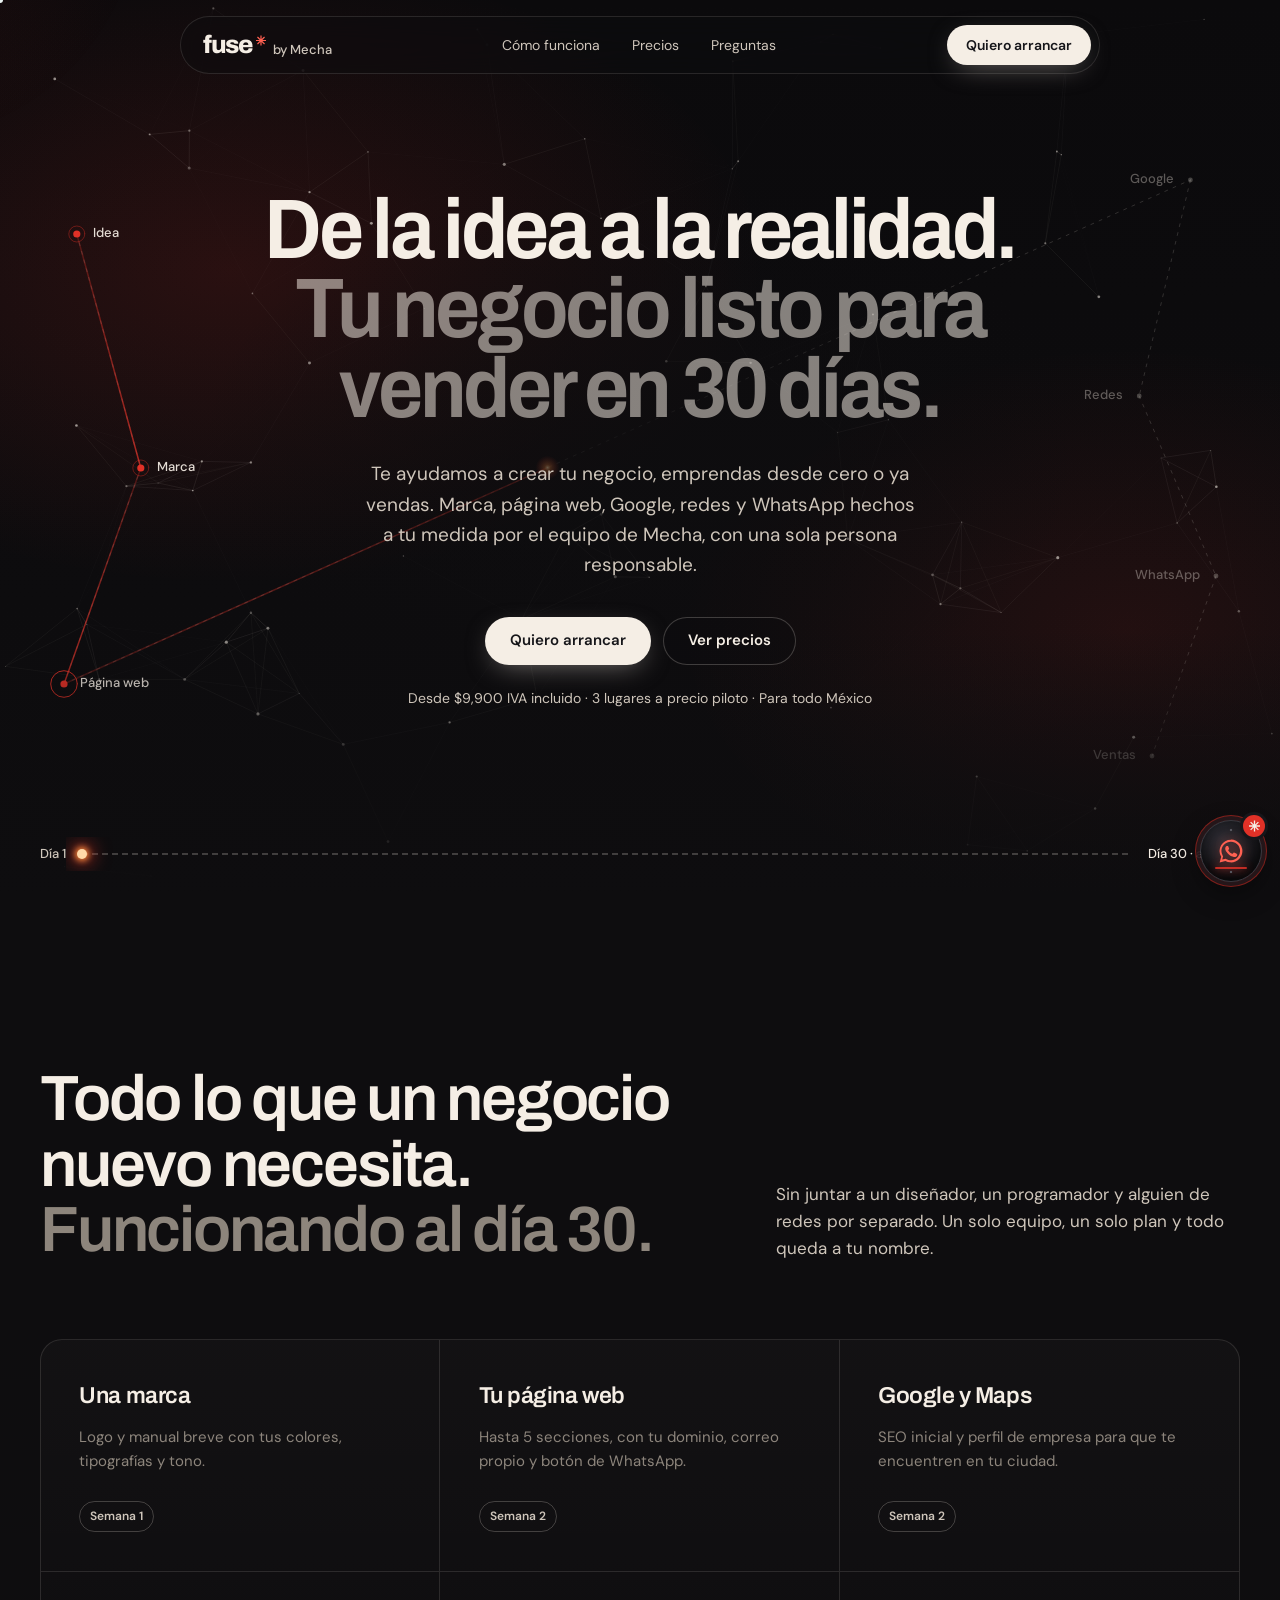
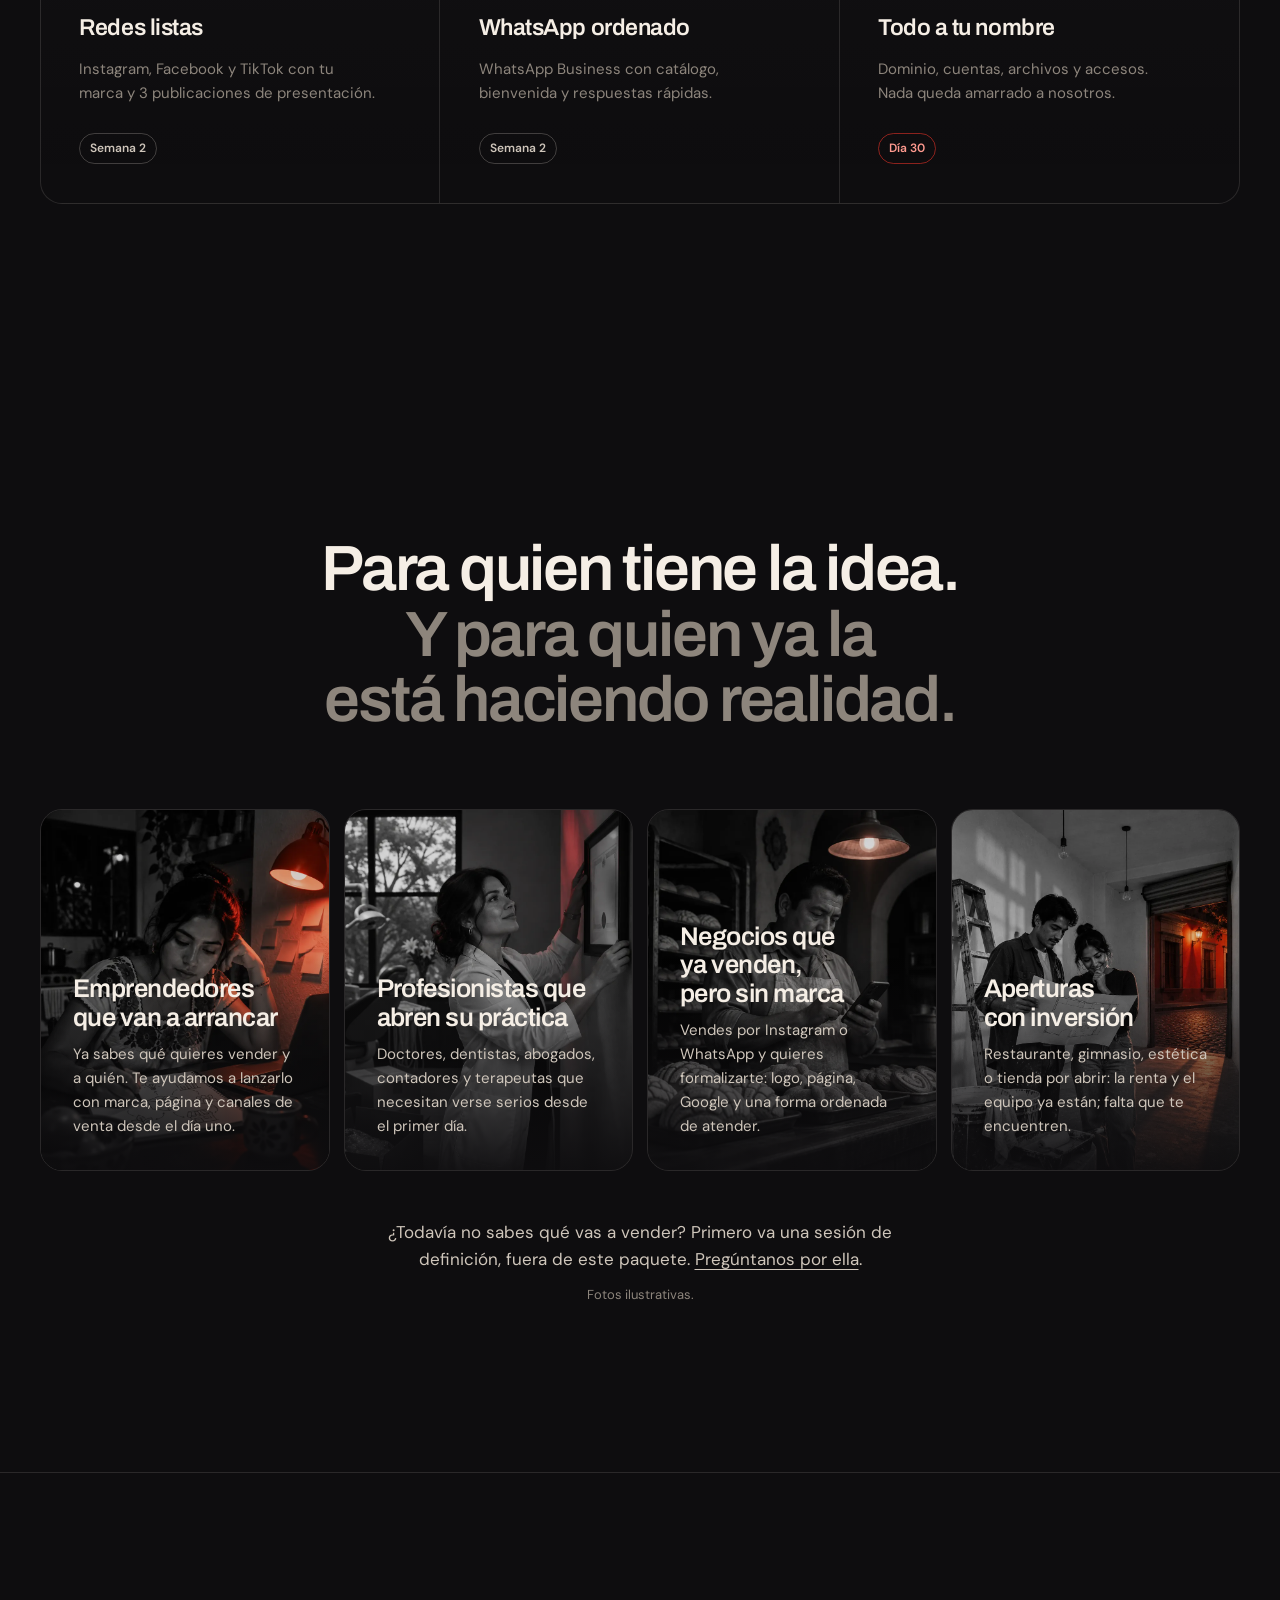
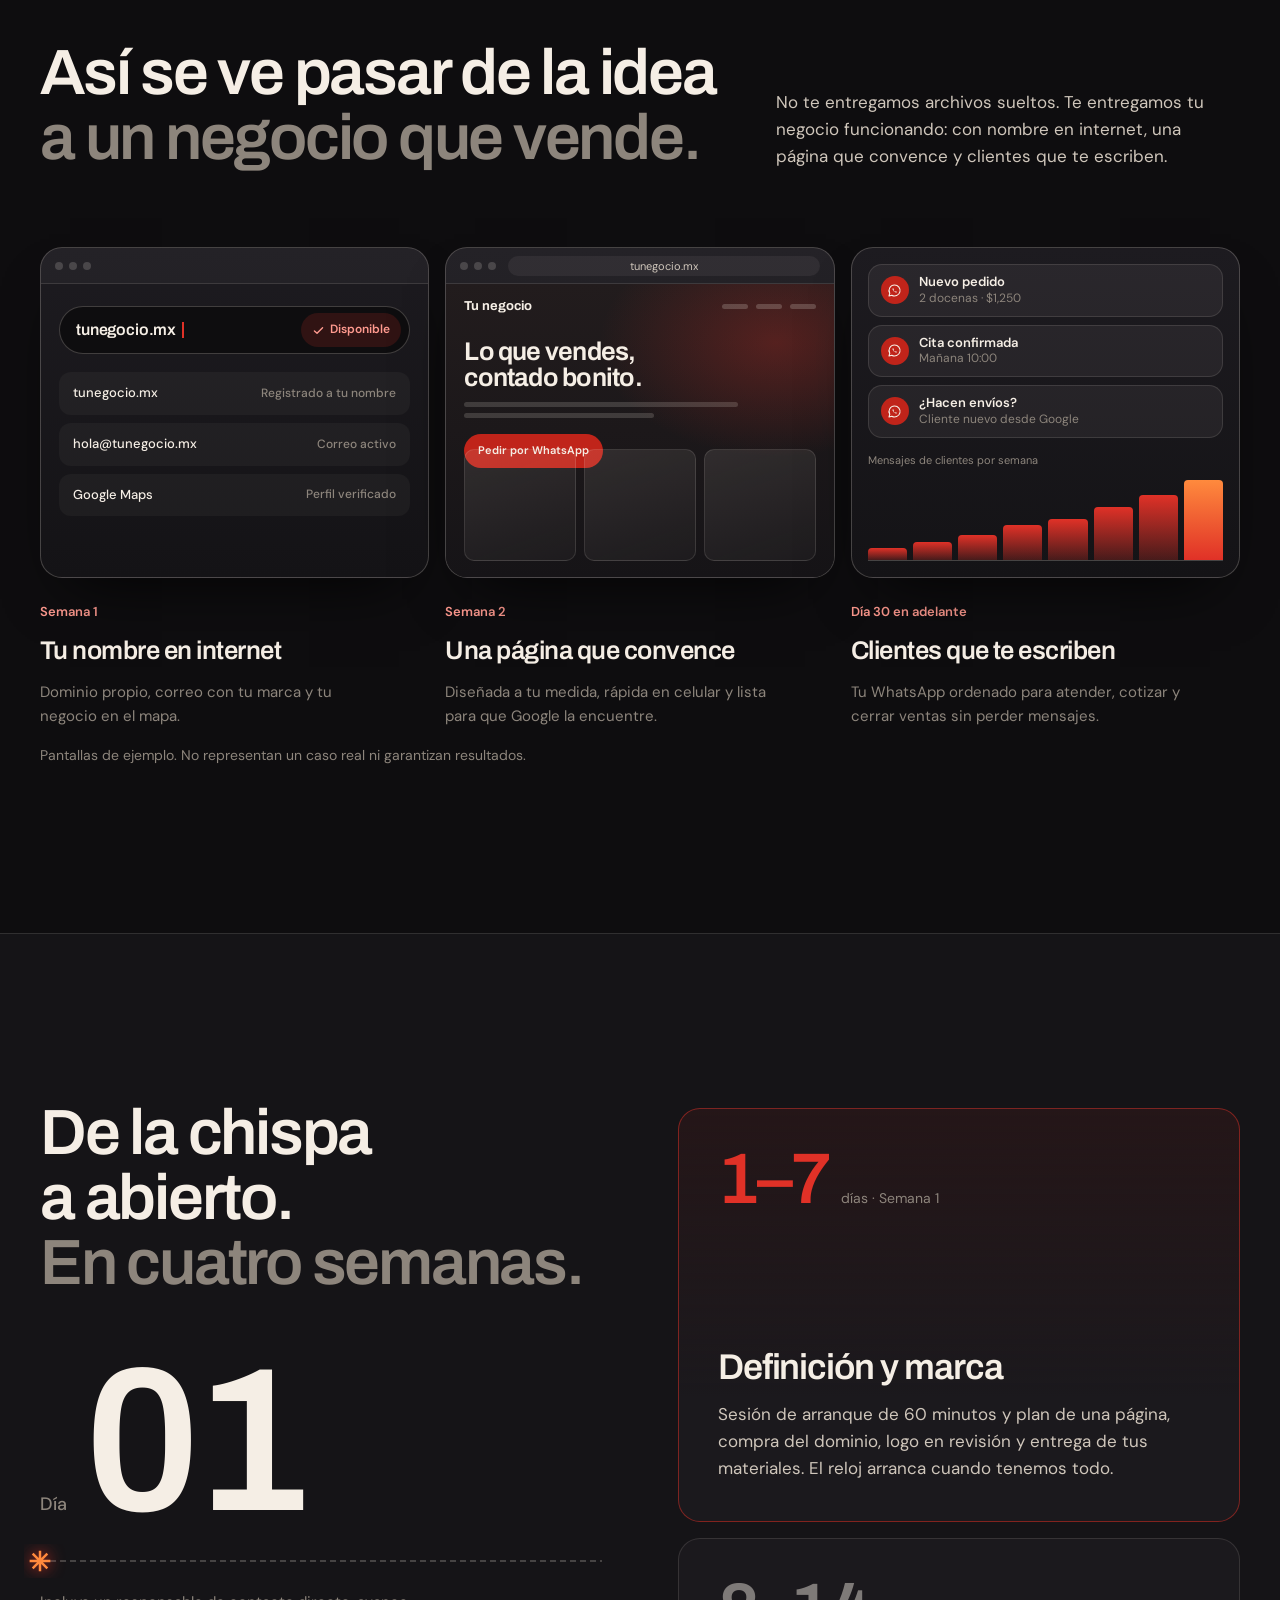
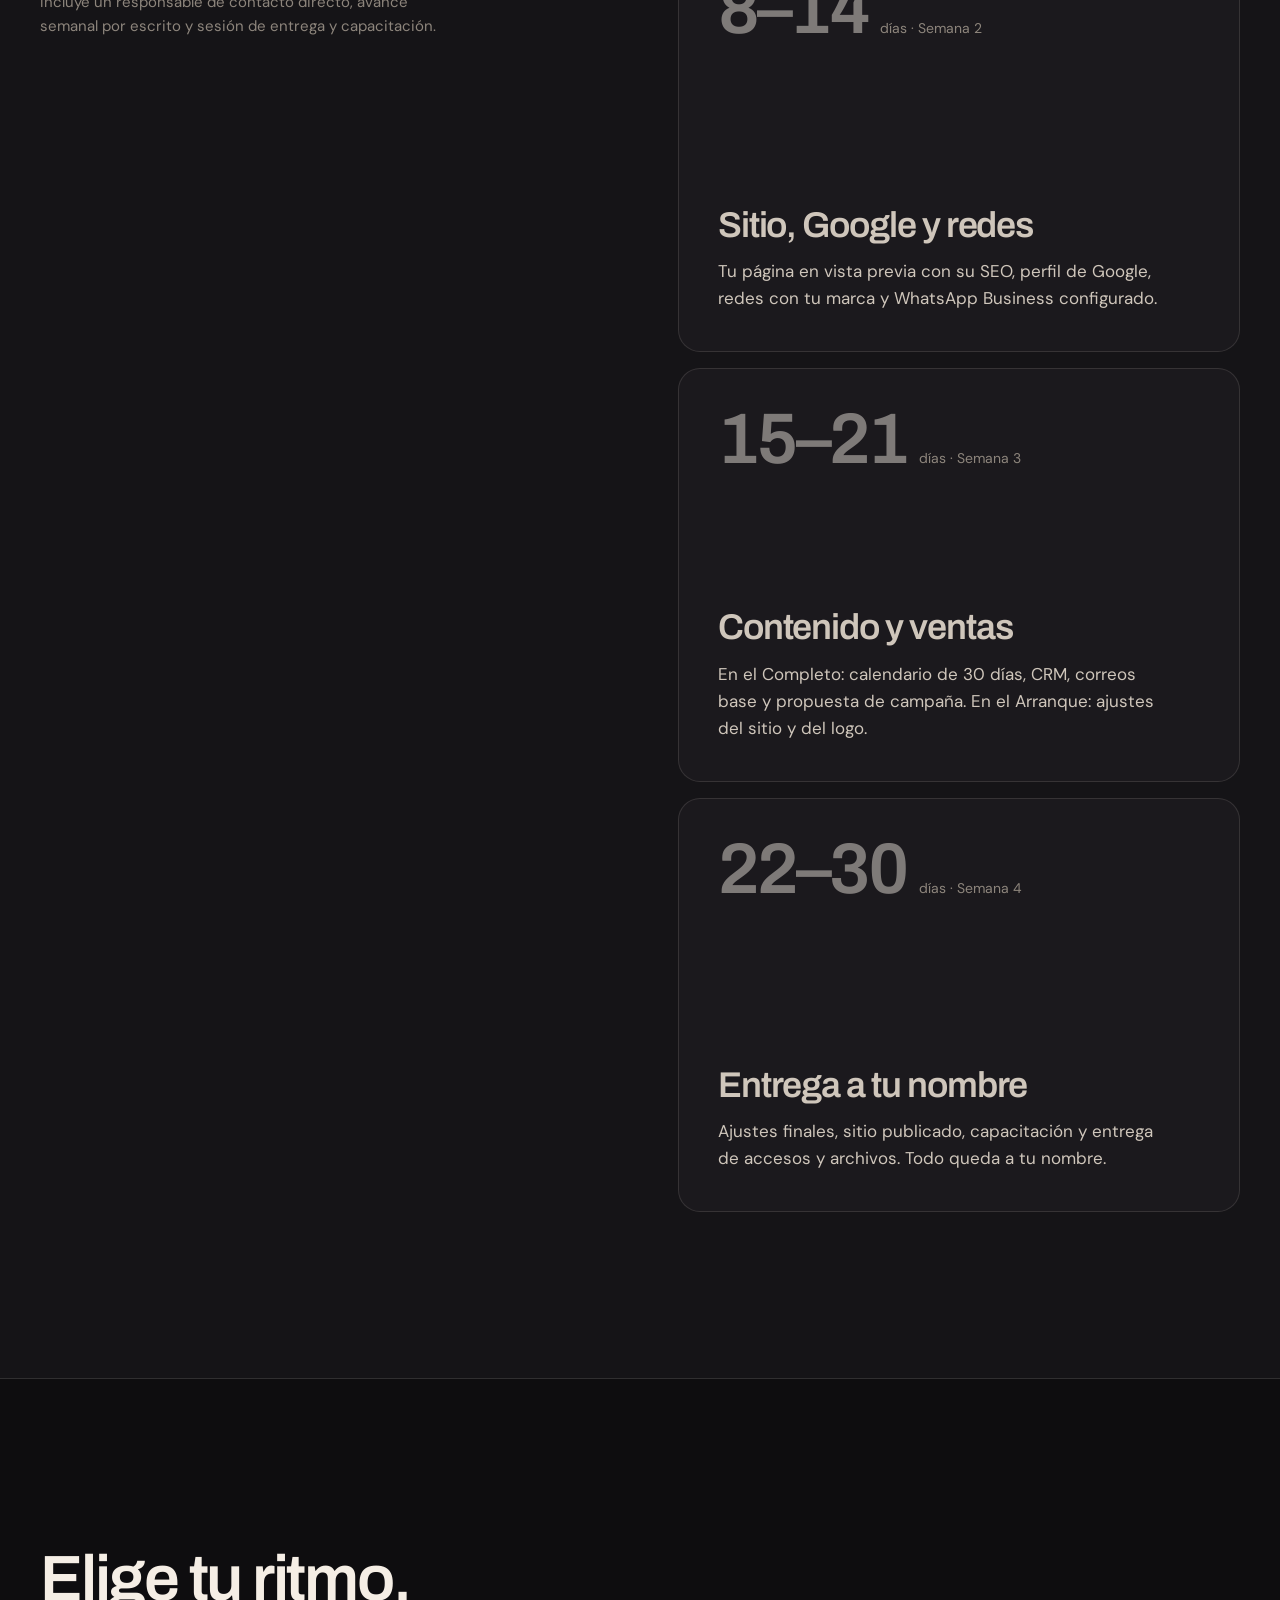
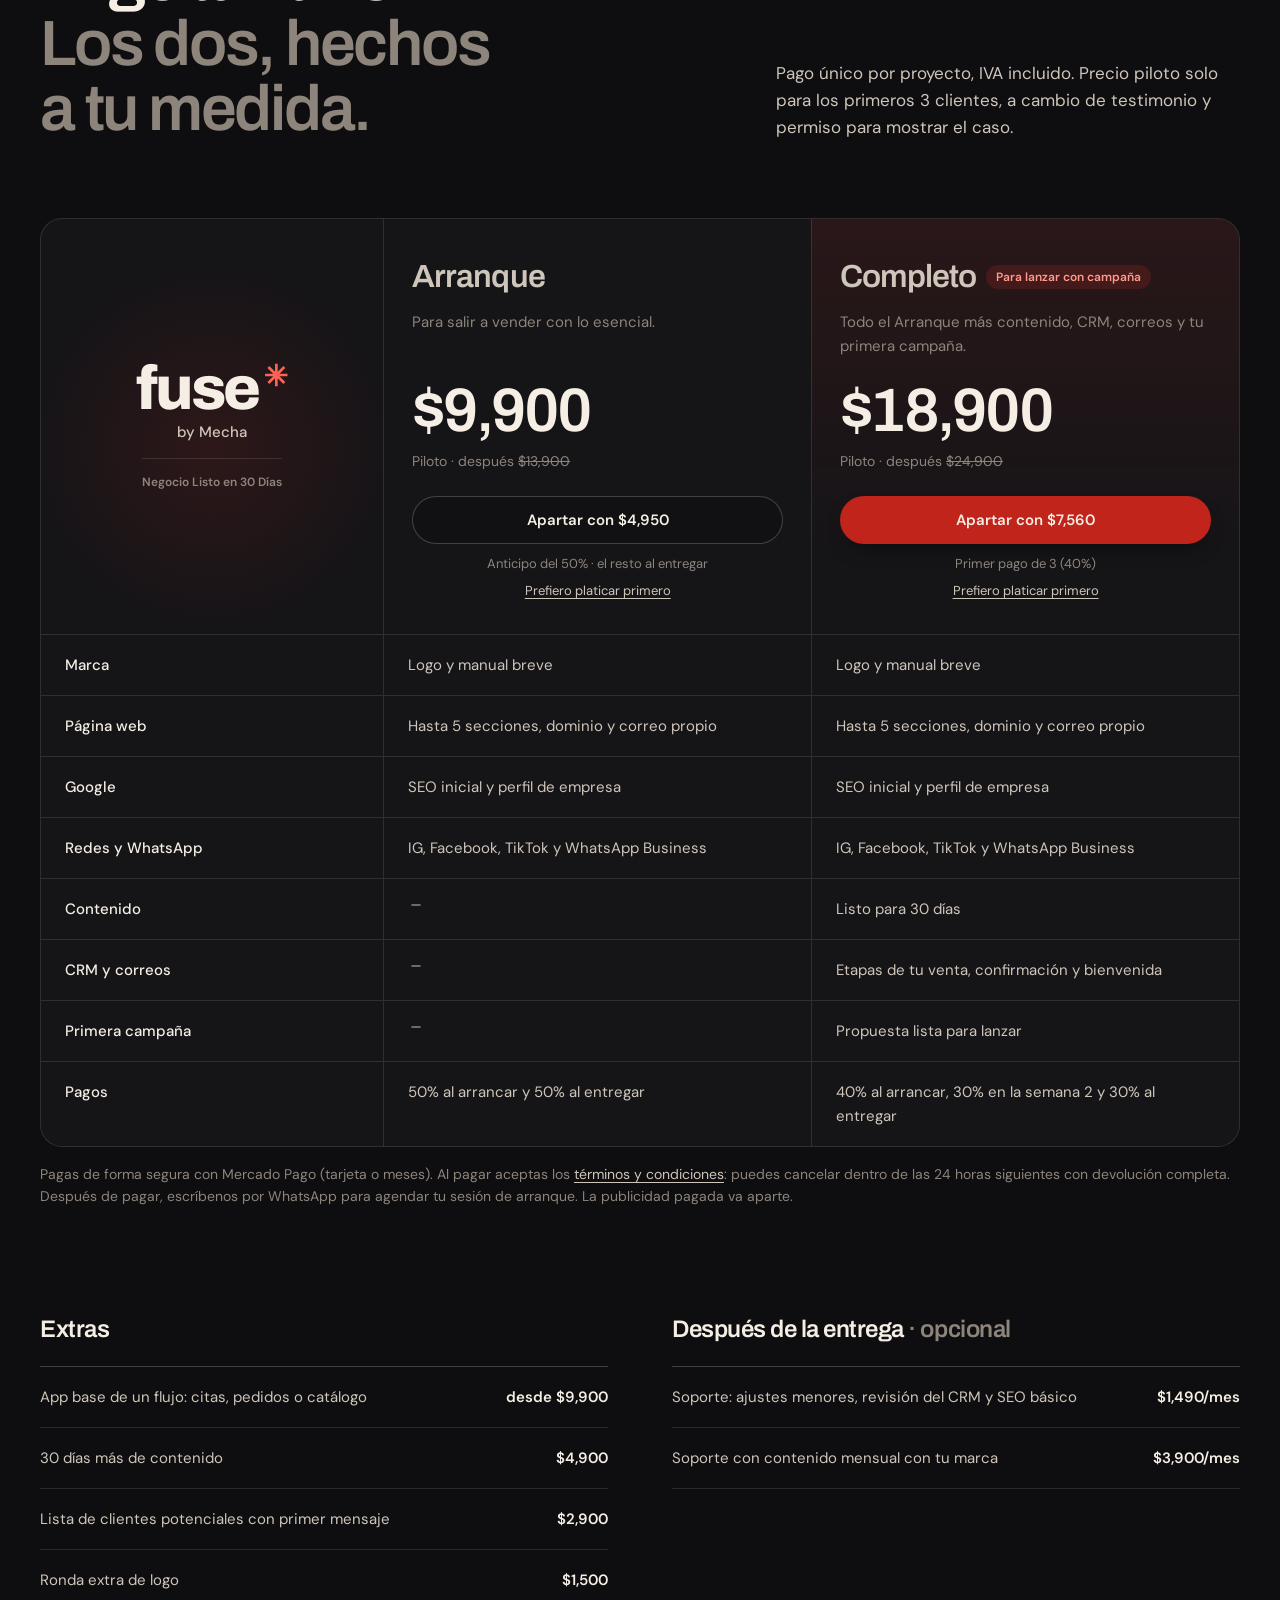
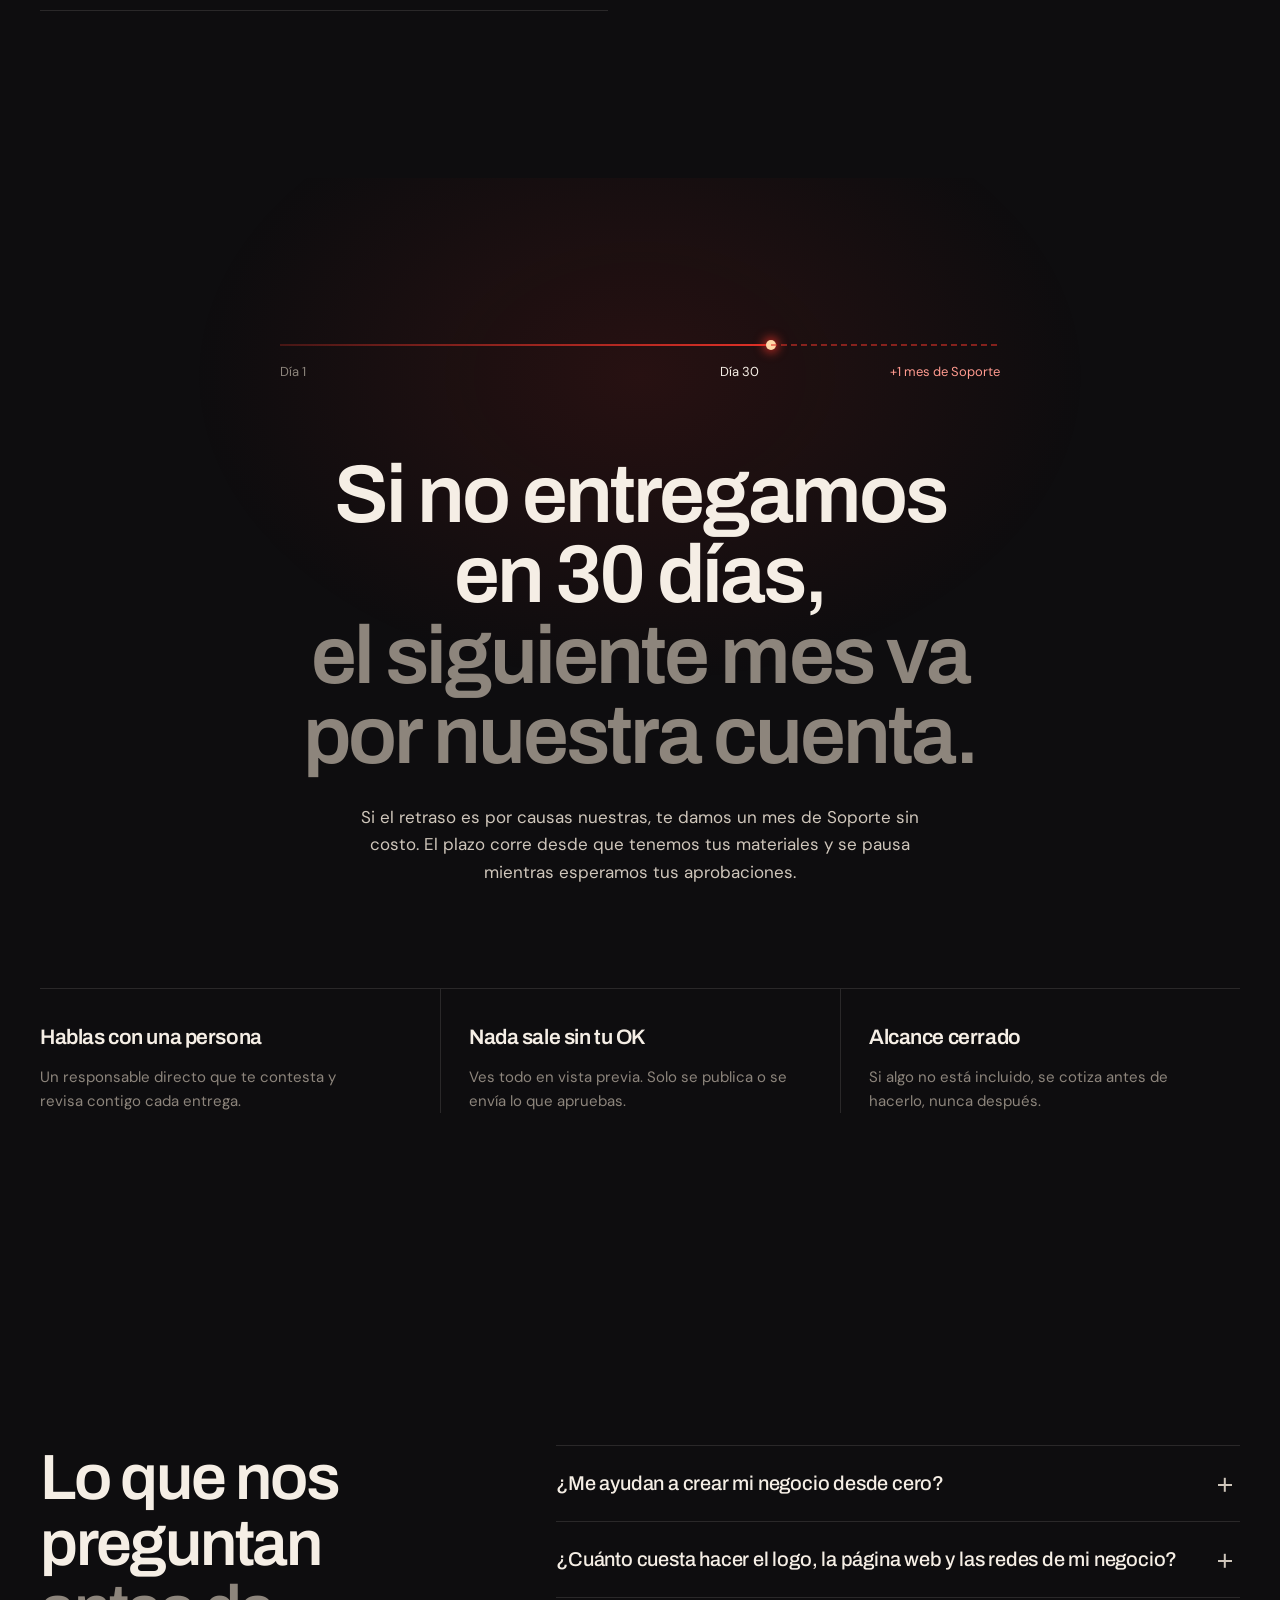
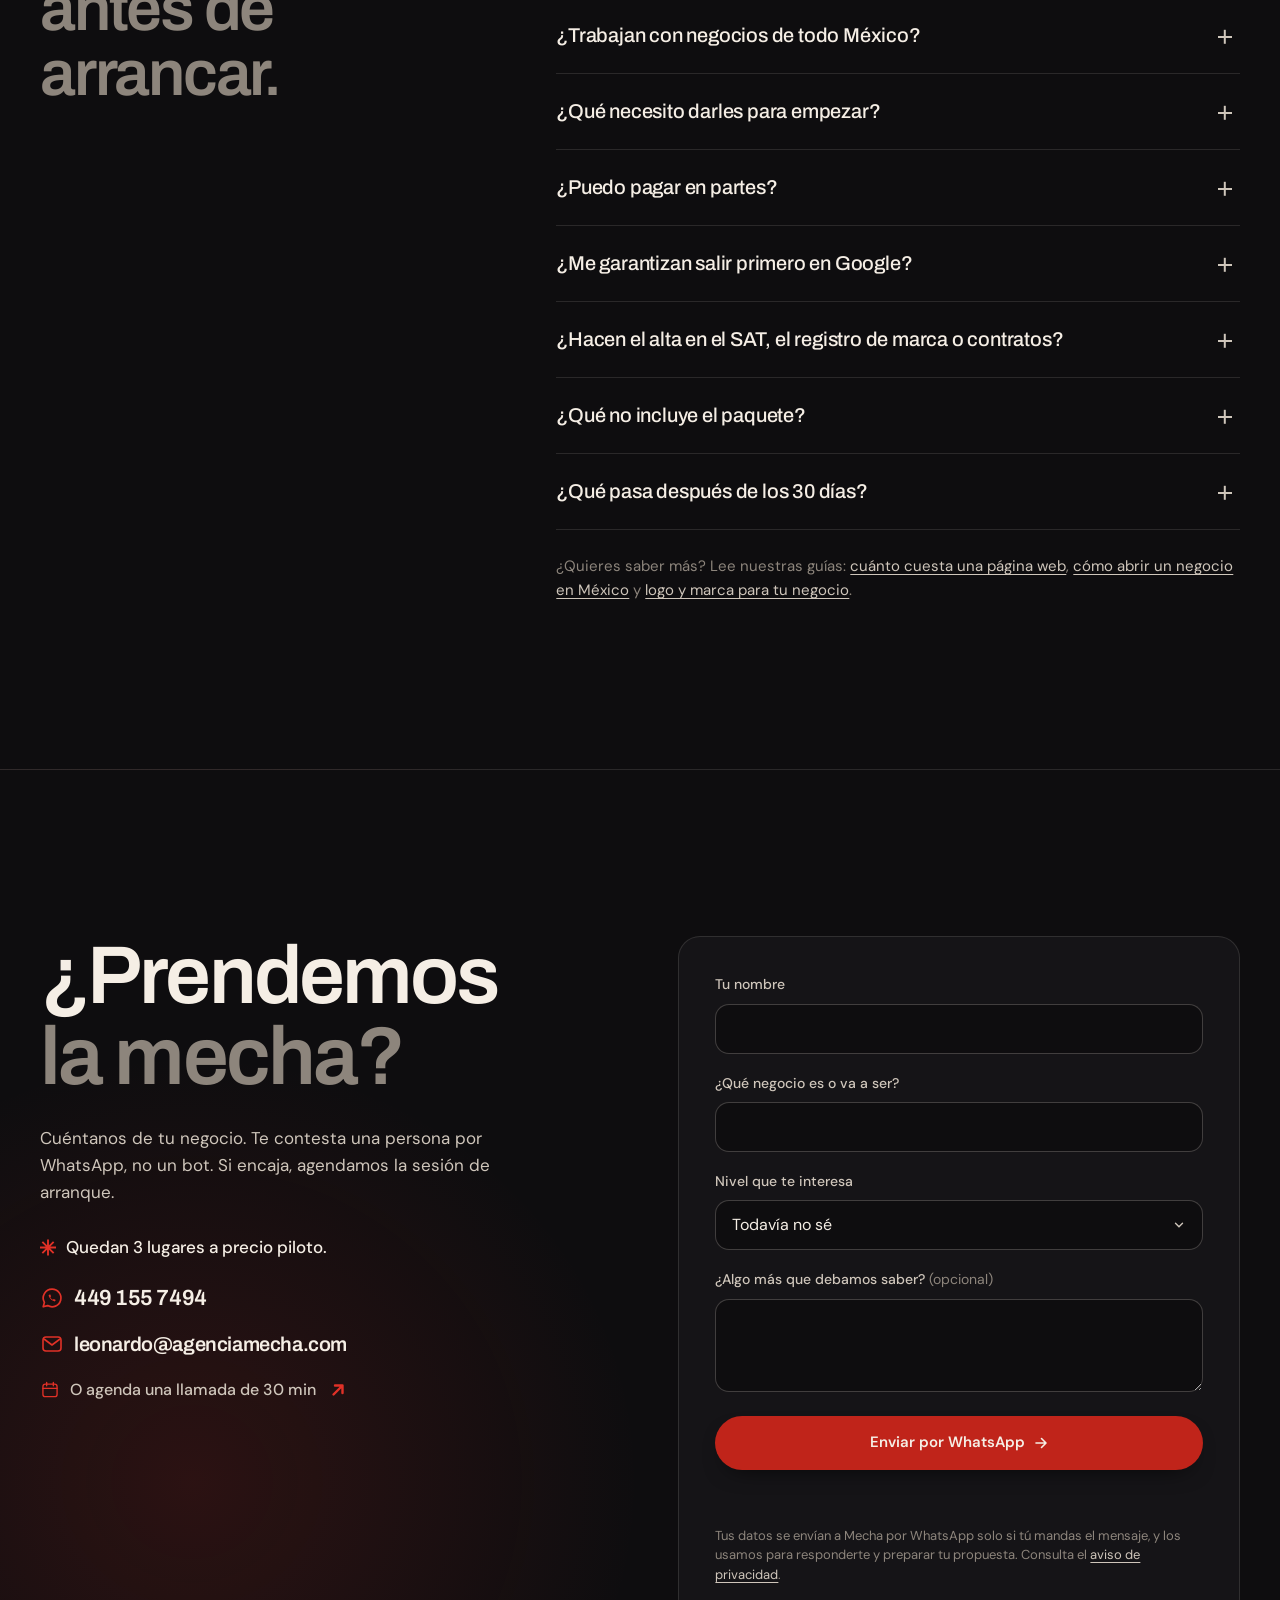
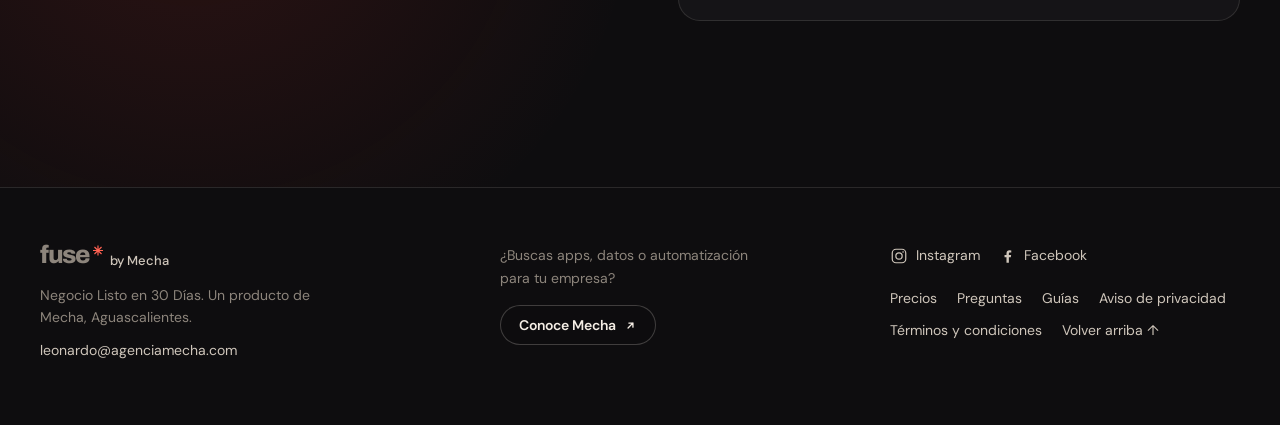
<file: index.html>
<!doctype html>
<html lang="es-MX">
  <head>
    <meta charset="utf-8" />
    <meta name="viewport" content="width=device-width, initial-scale=1, viewport-fit=cover" />
    <title>Crea tu negocio en 30 días: marca, página web y redes · Fuse by Mecha</title>
    <meta
      name="description"
      content="Te ayudamos a crear tu negocio o emprendimiento desde la idea: logo y marca, página web con dominio, Google Maps, redes sociales y WhatsApp listos en 30 días, estés donde estés en México. Desde $9,900 IVA incluido."
    />
    <meta name="theme-color" content="#0E0D0F" />
    <link rel="canonical" href="https://fuse.agenciamecha.com/" />
    <meta property="og:type" content="website" />
    <meta property="og:locale" content="es_MX" />
    <meta property="og:title" content="Fuse by Mecha · De la idea a tu negocio listo en 30 días" />
    <meta
      property="og:description"
      content="Te ayudamos a crear tu negocio: marca, página web, Google, redes y WhatsApp a tu nombre en 30 días, con una sola persona responsable."
    />
    <meta property="og:url" content="https://fuse.agenciamecha.com/" />
    <meta property="og:site_name" content="Fuse by Mecha" />
    <meta property="og:image" content="https://fuse.agenciamecha.com/assets/og.png" />
    <meta property="og:image:width" content="1200" />
    <meta property="og:image:height" content="630" />
    <meta
      property="og:image:alt"
      content="fuse by Mecha. De la idea a la realidad: tu negocio listo para vender en 30 días."
    />
    <meta name="twitter:card" content="summary_large_image" />
    <meta name="twitter:image" content="https://fuse.agenciamecha.com/assets/og.png" />
    <link rel="apple-touch-icon" href="assets/apple-touch-icon.png" />
    <link rel="icon" href="assets/favicon.svg" type="image/svg+xml" />
    <link rel="preload" href="assets/Archivo-VF.woff2" as="font" type="font/woff2" crossorigin />
    <link rel="stylesheet" href="style.css" />
    <script>
      document.documentElement.classList.add("js");
      // Al recargar, empezar arriba (el navegador restauraba el scroll y la parte alta de la red quedaba bajo el menú).
      if ("scrollRestoration" in history && !location.hash) history.scrollRestoration = "manual";
      // En celular la portada toma el alto de la pantalla una sola vez: así no crece ni se encoge cuando la barra
      // del navegador aparece o se esconde al hacer scroll (eso empujaba todo lo de abajo).
      if (window.matchMedia("(max-width: 960px)").matches)
        document.documentElement.style.setProperty("--alto-hero", window.innerHeight + "px");
    </script>
    <script type="application/ld+json">
      {
        "@context": "https://schema.org",
        "@graph": [
          {
            "@type": "ProfessionalService",
            "@id": "https://fuse.agenciamecha.com/#negocio",
            "name": "Fuse by Mecha",
            "description": "Creación y lanzamiento de negocios en 30 días: marca, logo, página web, Google Maps, redes sociales y WhatsApp.",
            "url": "https://fuse.agenciamecha.com/",
            "logo": "https://fuse.agenciamecha.com/assets/fuse-logo.svg",
            "image": "https://fuse.agenciamecha.com/assets/og.png",
            "telephone": "+52 449 155 7494",
            "email": "leonardo@agenciamecha.com",
            "priceRange": "$9,900 – $18,900 MXN",
            "address": {
              "@type": "PostalAddress",
              "addressLocality": "Aguascalientes",
              "addressRegion": "Aguascalientes",
              "addressCountry": "MX"
            },
            "areaServed": { "@type": "Country", "name": "México" },
            "sameAs": [
              "https://www.instagram.com/mecha_agencia/",
              "https://www.facebook.com/profile.php?id=61596487019133"
            ],
            "parentOrganization": {
              "@type": "Organization",
              "name": "Mecha",
              "url": "https://agenciamecha.com/"
            }
          },
          {
            "@type": "Service",
            "name": "Negocio Listo en 30 Días",
            "serviceType": "Creación de negocio: marca, logo, página web, SEO, Google y redes sociales",
            "provider": {
              "@id": "https://fuse.agenciamecha.com/#negocio"
            },
            "areaServed": { "@type": "Country", "name": "México" },
            "offers": [
              {
                "@type": "Offer",
                "name": "Arranque",
                "price": "9900",
                "priceCurrency": "MXN",
                "url": "https://fuse.agenciamecha.com/#precios"
              },
              {
                "@type": "Offer",
                "name": "Completo",
                "price": "18900",
                "priceCurrency": "MXN",
                "url": "https://fuse.agenciamecha.com/#precios"
              }
            ]
          },
          {
            "@type": "FAQPage",
            "mainEntity": [
              {
                "@type": "Question",
                "name": "¿Me ayudan a crear mi negocio desde cero?",
                "acceptedAnswer": {
                  "@type": "Answer",
                  "text": "Sí, si ya sabes qué vas a vender y a quién. Nosotros le damos forma: nombre en internet, logo y marca, página web, perfil en Google Maps, redes sociales y WhatsApp para atender. Si todavía estás definiendo la idea, primero hacemos una sesión de definición, que se cotiza aparte."
                }
              },
              {
                "@type": "Question",
                "name": "¿Cuánto cuesta hacer el logo, la página web y las redes de mi negocio?",
                "acceptedAnswer": {
                  "@type": "Answer",
                  "text": "El paquete Arranque cuesta $9,900 y el Completo $18,900, IVA incluido, a precio piloto. Incluyen marca, página web de hasta 5 secciones con dominio y correo, Google, redes y WhatsApp; el Completo suma contenido para 30 días, CRM, correos y tu primera campaña."
                }
              },
              {
                "@type": "Question",
                "name": "¿Trabajan con negocios de todo México?",
                "acceptedAnswer": {
                  "@type": "Answer",
                  "text": "Sí. Trabajamos a distancia con negocios de todo México, por WhatsApp y videollamada, con avances semanales por escrito. Somos Mecha, con base en Aguascalientes, y nada se publica sin tu aprobación."
                }
              },
              {
                "@type": "Question",
                "name": "¿Qué necesito darles para empezar?",
                "acceptedAnswer": {
                  "@type": "Answer",
                  "text": "Datos de tu negocio, lo que vendes y sus precios, fotos que tengas y acceso a tus redes si ya existen. En la sesión de arranque te damos la lista exacta. Los 30 días corren desde que la tenemos completa."
                }
              },
              {
                "@type": "Question",
                "name": "¿Puedo pagar en partes?",
                "acceptedAnswer": {
                  "@type": "Answer",
                  "text": "Sí. El Arranque se paga 50% al empezar y 50% al entregar. El Completo, en 3 pagos: 40% al arrancar, 30% en la semana 2 y 30% al entregar."
                }
              },
              {
                "@type": "Question",
                "name": "¿Me garantizan salir primero en Google?",
                "acceptedAnswer": {
                  "@type": "Answer",
                  "text": "No, y nadie serio lo garantiza. Te garantizamos que Google pueda encontrar y leer tu sitio y que aparezcas en Maps con tus datos reales. Posicionar toma meses de contenido y reseñas; eso va en el Soporte mensual."
                }
              },
              {
                "@type": "Question",
                "name": "¿Hacen el alta en el SAT, el registro de marca o contratos?",
                "acceptedAnswer": {
                  "@type": "Answer",
                  "text": "No. Lo legal y lo financiero no lo hacemos: alta de la empresa, SAT, registro de marca, contratos, contabilidad, facturación o cuentas bancarias. Si lo necesitas, te recomendamos con un especialista."
                }
              },
              {
                "@type": "Question",
                "name": "¿Qué no incluye el paquete?",
                "acceptedAnswer": {
                  "@type": "Answer",
                  "text": "Sesión de fotos o video en tu local, responder mensajes y comentarios todos los días, publicar después del calendario, publicidad pagada, renovación del dominio después del primer año, inventar el nombre del negocio, empaques, señalética o impresos."
                }
              },
              {
                "@type": "Question",
                "name": "¿Qué pasa después de los 30 días?",
                "acceptedAnswer": {
                  "@type": "Answer",
                  "text": "Todo queda a tu nombre y funcionando. Si quieres que sigamos contigo, está el Soporte de $1,490 al mes o el Soporte con contenido de $3,900 al mes. Es opcional."
                }
              }
            ]
          }
        ]
      }
    </script>
  </head>
  <body>
    <svg width="0" height="0" style="position: absolute" aria-hidden="true">
      <symbol id="estrella" viewBox="0 0 660 700">
        <path d="M0 389H660V311H0ZM69 144 536 611 591 556 124 89ZM291 20V680H369V20ZM536 89 69 556 124 611 591 144Z" />
      </symbol>
      <symbol id="flecha" viewBox="0 0 16 16">
        <path
          d="M3 8h9.5M8.5 3.5 13 8l-4.5 4.5"
          fill="none"
          stroke="currentColor"
          stroke-width="1.6"
          stroke-linecap="round"
          stroke-linejoin="round"
        />
      </symbol>
      <symbol id="palomita" viewBox="0 0 16 16">
        <path
          d="m3 8.5 3.2 3L13 4.5"
          fill="none"
          stroke="currentColor"
          stroke-width="1.7"
          stroke-linecap="round"
          stroke-linejoin="round"
        />
      </symbol>
      <symbol id="raya" viewBox="0 0 16 16">
        <path d="M4 8h8" fill="none" stroke="currentColor" stroke-width="1.6" stroke-linecap="round" />
      </symbol>
      <symbol id="chat" viewBox="0 0 24 24">
        <path
          d="M12 3.2a8.8 8.8 0 0 0-7.6 13.2L3.2 20.8l4.5-1.2A8.8 8.8 0 1 0 12 3.2Z"
          fill="none"
          stroke="currentColor"
          stroke-width="1.7"
          stroke-linejoin="round"
        />
        <path d="M8.6 9.2c.4 2.6 3.2 5.6 6.2 6.2l1-1.4-2-1-1 .8c-1-.5-2-1.5-2.5-2.5l.8-1-1-2Z" fill="currentColor" />
      </symbol>
      <symbol id="correo" viewBox="0 0 24 24">
        <rect x="3" y="5" width="18" height="14" rx="3" fill="none" stroke="currentColor" stroke-width="1.6" />
        <path d="m4 7 8 6 8-6" fill="none" stroke="currentColor" stroke-width="1.6" stroke-linejoin="round" />
      </symbol>
      <symbol id="calendario" viewBox="0 0 24 24">
        <rect x="3.5" y="5" width="17" height="15" rx="3" fill="none" stroke="currentColor" stroke-width="1.6" />
        <path d="M3.5 10h17M8 3v4M16 3v4" fill="none" stroke="currentColor" stroke-width="1.6" stroke-linecap="round" />
      </symbol>
      <symbol id="instagram" viewBox="0 0 24 24">
        <rect x="3" y="3" width="18" height="18" rx="5" fill="none" stroke="currentColor" stroke-width="1.6" />
        <circle cx="12" cy="12" r="4.2" fill="none" stroke="currentColor" stroke-width="1.6" />
        <circle cx="17.4" cy="6.6" r="1.1" fill="currentColor" />
      </symbol>
      <symbol id="facebook" viewBox="0 0 24 24">
        <path
          fill="currentColor"
          d="M14.5 21v-7.4h2.6l.4-3h-3V8.7c0-.9.3-1.5 1.6-1.5h1.6V4.5a21 21 0 0 0-2.4-.1c-2.4 0-4 1.4-4 4.1v2.1H8.7v3h2.6V21"
        />
      </symbol>
      <symbol id="externo" viewBox="0 0 16 16">
        <path
          d="M5 11 11 5M6 5h5v5"
          fill="none"
          stroke="currentColor"
          stroke-width="1.6"
          stroke-linecap="round"
          stroke-linejoin="round"
        />
      </symbol>
    </svg>

    <a class="saltar" href="#contenido">Saltar al contenido</a>

    <header class="nav" data-nav>
      <a class="marca" href="#inicio" aria-label="Fuse by Mecha, inicio">
        <span class="marca-fuse">fuse</span>
        <svg class="marca-estrella" aria-hidden="true"><use href="#estrella" /></svg>
        <span class="marca-by">by Mecha</span>
      </a>
      <nav class="nav-links" aria-label="Secciones">
        <a href="#plan">Cómo funciona</a>
        <a href="#precios">Precios</a>
        <a href="#preguntas">Preguntas</a>
      </nav>
      <a class="pildora pildora-clara pildora-chica" href="#arrancar">Quiero arrancar</a>
    </header>

    <main id="contenido">
      <!-- Portada -->
      <section class="hero" id="inicio" aria-labelledby="hero-titulo">
        <div class="hero-red" aria-hidden="true">
          <canvas data-red></canvas>
        </div>
        <div class="hero-cuerpo">
          <h1 id="hero-titulo" class="hero-titulo">
            <span>De la idea a la realidad.</span>
            <span class="tenue">Tu negocio listo para vender en 30&nbsp;días.</span>
          </h1>
          <p class="hero-texto">
            Te ayudamos a crear tu negocio, emprendas desde cero o ya vendas.
            <span class="solo-amplio"
              >Marca, página web, Google, redes y WhatsApp hechos a tu medida por el equipo de Mecha, con una sola
              persona responsable.</span
            >
          </p>
          <div class="hero-acciones">
            <a class="pildora pildora-clara" href="#arrancar">Quiero arrancar</a>
            <a class="pildora pildora-borde" href="#precios">Ver precios</a>
          </div>
          <p class="hero-dato">
            Desde $9,900 IVA incluido · 3 lugares a precio piloto<span class="solo-amplio"> · Para todo México</span>
          </p>
        </div>
        <div class="hero-mecha" aria-hidden="true">
          <span class="hm-dia">Día 1</span>
          <span class="hm-linea"
            ><span class="hm-quemado"></span><span class="hm-pista"><span class="hm-chispa"></span></span
          ></span>
          <span class="hm-dia hm-fin">Día 30 · abierto</span>
        </div>
      </section>

      <!-- Al día 30 -->
      <section class="seccion" id="entrega" aria-labelledby="entrega-titulo">
        <div class="contenedor">
          <div class="encabezado encabezado-partido">
            <h2 id="entrega-titulo" class="titulo">
              Todo lo que un negocio nuevo necesita.
              <span class="tenue">Funcionando al día&nbsp;30.</span>
            </h2>
            <p class="bajada">
              Sin juntar a un diseñador, un programador y alguien de redes por separado. Un solo equipo, un solo plan y
              todo queda a tu nombre.
            </p>
          </div>
          <ul class="rejilla">
            <li>
              <h3>Una marca</h3>
              <p>Logo y manual breve con tus colores, tipografías y tono.</p>
              <span class="llega">Semana 1</span>
            </li>
            <li>
              <h3>Tu página web</h3>
              <p>Hasta 5 secciones, con tu dominio, correo propio y botón de WhatsApp.</p>
              <span class="llega">Semana 2</span>
            </li>
            <li>
              <h3>Google y Maps</h3>
              <p>SEO inicial y perfil de empresa para que te encuentren en tu ciudad.</p>
              <span class="llega">Semana 2</span>
            </li>
            <li>
              <h3>Redes listas</h3>
              <p>Instagram, Facebook y TikTok con tu marca y 3 publicaciones de presentación.</p>
              <span class="llega">Semana 2</span>
            </li>
            <li>
              <h3>WhatsApp ordenado</h3>
              <p>WhatsApp Business con catálogo, bienvenida y respuestas rápidas.</p>
              <span class="llega">Semana 2</span>
            </li>
            <li>
              <h3>Todo a tu nombre</h3>
              <p>Dominio, cuentas, archivos y accesos. Nada queda amarrado a nosotros.</p>
              <span class="llega">Día 30</span>
            </li>
          </ul>
        </div>
      </section>

      <!-- Para quién -->
      <section class="seccion seccion-quien" id="quien" aria-labelledby="quien-titulo">
        <div class="contenedor">
          <h2 id="quien-titulo" class="titulo titulo-centro">
            Para quien tiene la idea.
            <span class="tenue">Y para quien ya la está haciendo&nbsp;realidad.</span>
          </h2>
        </div>
        <div class="quien-carril">
          <figure class="quien">
            <img
              src="assets/img/emprendedora.webp"
              alt="Emprendedora dibujando su idea de negocio en una libreta junto a su laptop"
              width="900"
              height="1125"
              loading="lazy"
            />
            <figcaption>
              <h3>Emprendedores que van a arrancar</h3>
              <p>
                Ya sabes qué quieres vender y a quién. Te ayudamos a lanzarlo con marca, página y canales de venta desde
                el día uno.
              </p>
            </figcaption>
          </figure>
          <figure class="quien">
            <img
              src="assets/img/profesionista.webp"
              alt="Dentista colgando su título en su consultorio nuevo"
              width="900"
              height="1125"
              loading="lazy"
            />
            <figcaption>
              <h3>Profesionistas que abren su práctica</h3>
              <p>
                Doctores, dentistas, abogados, contadores y terapeutas que necesitan verse serios desde el primer día.
              </p>
            </figcaption>
          </figure>
          <figure class="quien">
            <img
              src="assets/img/negocio.webp"
              alt="Panadero revisando pedidos en su celular detrás del mostrador"
              width="900"
              height="1125"
              loading="lazy"
            />
            <figcaption>
              <h3>Negocios que ya venden, pero sin marca</h3>
              <p>
                Vendes por Instagram o WhatsApp y quieres formalizarte: logo, página, Google y una forma ordenada de
                atender.
              </p>
            </figcaption>
          </figure>
          <figure class="quien">
            <img
              src="assets/img/apertura.webp"
              alt="Pareja revisando el plano de su local en obra"
              width="900"
              height="1125"
              loading="lazy"
            />
            <figcaption>
              <h3>Aperturas con inversión</h3>
              <p>
                Restaurante, gimnasio, estética o tienda por abrir: la renta y el equipo ya están; falta que te
                encuentren.
              </p>
            </figcaption>
          </figure>
        </div>
        <div class="contenedor">
          <p class="nota-centro">
            ¿Todavía no sabes qué vas a vender? Primero va una sesión de definición, fuera de este paquete.
            <a href="#arrancar">Pregúntanos por ella</a>.
          </p>
          <p class="nota-foto">Fotos ilustrativas.</p>
        </div>
      </section>

      <!-- De la idea a la realidad: dominio → página → ventas -->
      <section class="seccion realidad" id="realidad" aria-labelledby="realidad-titulo" data-realidad>
        <div class="contenedor">
          <div class="encabezado encabezado-partido">
            <h2 id="realidad-titulo" class="titulo">
              Así se ve pasar de la idea
              <span class="tenue">a un negocio que&nbsp;vende.</span>
            </h2>
            <p class="bajada">
              No te entregamos archivos sueltos. Te entregamos tu negocio funcionando: con nombre en internet, una
              página que convence y clientes que te escriben.
            </p>
          </div>
          <ol class="escenas">
            <li class="escena">
              <div class="pantalla pantalla-dominio" aria-hidden="true">
                <div class="pd-barra">
                  <span class="pd-puntos"><i></i><i></i><i></i></span>
                </div>
                <div class="pd-buscador">
                  <span class="pd-escribe">tunegocio.mx</span>
                  <span class="pd-ok"
                    ><svg><use href="#palomita" /></svg> Disponible</span
                  >
                </div>
                <ul class="pd-lista">
                  <li><span>tunegocio.mx</span><b>Registrado a tu nombre</b></li>
                  <li><span>hola@tunegocio.mx</span><b>Correo activo</b></li>
                  <li><span>Google Maps</span><b>Perfil verificado</b></li>
                </ul>
              </div>
              <p class="escena-dias">Semana 1</p>
              <h3>Tu nombre en internet</h3>
              <p>Dominio propio, correo con tu marca y tu negocio en el mapa.</p>
            </li>
            <li class="escena">
              <div class="pantalla pantalla-web" aria-hidden="true">
                <div class="pd-barra">
                  <span class="pd-puntos"><i></i><i></i><i></i></span>
                  <span class="pd-url">tunegocio.mx</span>
                </div>
                <div class="pw-sitio">
                  <div class="pw-nav"><b>Tu negocio</b><span></span><span></span><span></span></div>
                  <div class="pw-hero">
                    <p class="pw-titulo">Lo que vendes,<br />contado bonito.</p>
                    <p class="pw-sub"><span></span><span></span></p>
                    <span class="pw-boton">Pedir por WhatsApp</span>
                  </div>
                  <div class="pw-tarjetas"><span></span><span></span><span></span></div>
                </div>
              </div>
              <p class="escena-dias">Semana 2</p>
              <h3>Una página que convence</h3>
              <p>Diseñada a tu medida, rápida en celular y lista para que Google la encuentre.</p>
            </li>
            <li class="escena">
              <div class="pantalla pantalla-ventas" aria-hidden="true">
                <div class="pv-avisos">
                  <div class="pv-aviso">
                    <span class="pv-ico"
                      ><svg><use href="#chat" /></svg
                    ></span>
                    <p><b>Nuevo pedido</b>2 docenas · $1,250</p>
                  </div>
                  <div class="pv-aviso">
                    <span class="pv-ico"
                      ><svg><use href="#chat" /></svg
                    ></span>
                    <p><b>Cita confirmada</b>Mañana 10:00</p>
                  </div>
                  <div class="pv-aviso">
                    <span class="pv-ico"
                      ><svg><use href="#chat" /></svg
                    ></span>
                    <p><b>¿Hacen envíos?</b>Cliente nuevo desde Google</p>
                  </div>
                </div>
                <div class="pv-grafica">
                  <p class="pv-leyenda">Mensajes de clientes por semana</p>
                  <div class="pv-barras">
                    <span style="--v: 0.14"></span><span style="--v: 0.22"></span><span style="--v: 0.3"></span
                    ><span style="--v: 0.42"></span><span style="--v: 0.5"></span><span style="--v: 0.64"></span
                    ><span style="--v: 0.78"></span><span style="--v: 0.96"></span>
                  </div>
                </div>
              </div>
              <p class="escena-dias">Día 30 en adelante</p>
              <h3>Clientes que te escriben</h3>
              <p>Tu WhatsApp ordenado para atender, cotizar y cerrar ventas sin perder mensajes.</p>
            </li>
          </ol>
          <p class="nota-tabla">Pantallas de ejemplo. No representan un caso real ni garantizan resultados.</p>
        </div>
      </section>

      <!-- Plan de 30 días -->
      <section class="seccion plan" id="plan" aria-labelledby="plan-titulo" data-plan>
        <div class="contenedor plan-rejilla">
          <div class="plan-fijo">
            <h2 id="plan-titulo" class="titulo">
              De la chispa a abierto.
              <span class="tenue">En cuatro semanas.</span>
            </h2>
            <div class="plan-progreso" aria-hidden="true">
              <div class="plan-contador" aria-hidden="true">
                <span class="pc-dia">Día</span>
                <span class="pc-num" data-dia>01</span>
              </div>
              <div class="plan-mecha" aria-hidden="true">
                <span class="pm-quemado" data-quemado></span>
                <span class="pm-pista" data-pista
                  ><span class="pm-chispa"
                    ><svg><use href="#estrella" /></svg></span
                ></span>
              </div>
            </div>
            <p class="plan-nota">
              Incluye un responsable de contacto directo, avance semanal por escrito y sesión de entrega y capacitación.
            </p>
          </div>
          <ol class="plan-pasos">
            <li class="paso" data-paso="7">
              <p class="paso-dias"><span class="pd-num">1–7</span><span class="pd-txt">días · Semana 1</span></p>
              <div class="paso-cuerpo">
                <h3>Definición y marca</h3>
                <p>
                  Sesión de arranque de 60 minutos y plan de una página, compra del dominio, logo en revisión y entrega
                  de tus materiales. El reloj arranca cuando tenemos todo.
                </p>
              </div>
            </li>
            <li class="paso" data-paso="14">
              <p class="paso-dias"><span class="pd-num">8–14</span><span class="pd-txt">días · Semana 2</span></p>
              <div class="paso-cuerpo">
                <h3>Sitio, Google y redes</h3>
                <p>
                  Tu página en vista previa con su SEO, perfil de Google, redes con tu marca y WhatsApp Business
                  configurado.
                </p>
              </div>
            </li>
            <li class="paso" data-paso="21">
              <p class="paso-dias"><span class="pd-num">15–21</span><span class="pd-txt">días · Semana 3</span></p>
              <div class="paso-cuerpo">
                <h3>Contenido y ventas</h3>
                <p>
                  En el Completo: calendario de 30 días, CRM, correos base y propuesta de campaña. En el Arranque:
                  ajustes del sitio y del logo.
                </p>
              </div>
            </li>
            <li class="paso" data-paso="30">
              <p class="paso-dias"><span class="pd-num">22–30</span><span class="pd-txt">días · Semana 4</span></p>
              <div class="paso-cuerpo">
                <h3>Entrega a tu nombre</h3>
                <p>
                  Ajustes finales, sitio publicado, capacitación y entrega de accesos y archivos. Todo queda a tu
                  nombre.
                </p>
              </div>
            </li>
          </ol>
        </div>
      </section>

      <!-- Precios -->
      <section class="seccion" id="precios" aria-labelledby="precios-titulo">
        <div class="contenedor">
          <div class="encabezado encabezado-partido">
            <h2 id="precios-titulo" class="titulo">
              Elige tu ritmo.
              <span class="tenue">Los dos, hechos a tu medida.</span>
            </h2>
            <p class="bajada">
              Pago único por proyecto, IVA incluido. Precio piloto solo para los primeros 3 clientes, a cambio de
              testimonio y permiso para mostrar el caso.
            </p>
          </div>

          <div class="carriles" role="table" aria-label="Comparación de Arranque y Completo">
            <div class="fila fila-cabeza" role="row">
              <div class="celda celda-tema celda-logo" role="columnheader">
                <span class="sr">Concepto</span>
                <span class="logo-tabla" aria-hidden="true">
                  <span class="lt-fuse"
                    >fuse<svg><use href="#estrella" /></svg
                  ></span>
                  <span class="lt-by">by Mecha</span>
                  <span class="lt-desc">Negocio Listo en 30&nbsp;Días</span>
                </span>
              </div>
              <div class="celda carril" role="columnheader">
                <h3>Arranque</h3>
                <p class="carril-desc">Para salir a vender con lo esencial.</p>
                <p class="precio"><span class="precio-num">$9,900</span></p>
                <p class="precio-lista">Piloto · después <s>$13,900</s></p>
                <a
                  class="pildora pildora-borde pildora-ancha"
                  href="https://mpago.la/23R8kWB"
                  target="_blank"
                  rel="noopener"
                  data-pago="Arranque"
                  >Apartar con $4,950</a
                >
                <p class="pago-detalle">Anticipo del 50% · el resto al entregar</p>
                <a class="platicar" href="#arrancar" data-nivel="Arranque">Prefiero platicar primero</a>
              </div>
              <div class="celda carril carril-fuerte" role="columnheader">
                <h3>Completo <span class="sello">Para lanzar con campaña</span></h3>
                <p class="carril-desc">Todo el Arranque más contenido, CRM, correos y tu primera campaña.</p>
                <p class="precio"><span class="precio-num">$18,900</span></p>
                <p class="precio-lista">Piloto · después <s>$24,900</s></p>
                <a
                  class="pildora pildora-roja pildora-ancha"
                  href="https://mpago.la/25CtW8H"
                  target="_blank"
                  rel="noopener"
                  data-pago="Completo"
                  >Apartar con $7,560</a
                >
                <p class="pago-detalle">Primer pago de 3 (40%)</p>
                <a class="platicar" href="#arrancar" data-nivel="Completo">Prefiero platicar primero</a>
              </div>
            </div>
            <div class="fila" role="row">
              <div class="celda celda-tema" role="rowheader">Marca</div>
              <div data-plan="Arranque" class="celda" role="cell">Logo y manual breve</div>
              <div data-plan="Completo" class="celda" role="cell">Logo y manual breve</div>
            </div>
            <div class="fila" role="row">
              <div class="celda celda-tema" role="rowheader">Página web</div>
              <div data-plan="Arranque" class="celda" role="cell">Hasta 5 secciones, dominio y correo propio</div>
              <div data-plan="Completo" class="celda" role="cell">Hasta 5 secciones, dominio y correo propio</div>
            </div>
            <div class="fila" role="row">
              <div class="celda celda-tema" role="rowheader">Google</div>
              <div data-plan="Arranque" class="celda" role="cell">SEO inicial y perfil de empresa</div>
              <div data-plan="Completo" class="celda" role="cell">SEO inicial y perfil de empresa</div>
            </div>
            <div class="fila" role="row">
              <div class="celda celda-tema" role="rowheader">Redes y WhatsApp</div>
              <div data-plan="Arranque" class="celda" role="cell">IG, Facebook, TikTok y WhatsApp Business</div>
              <div data-plan="Completo" class="celda" role="cell">IG, Facebook, TikTok y WhatsApp Business</div>
            </div>
            <div class="fila" role="row">
              <div class="celda celda-tema" role="rowheader">Contenido</div>
              <div data-plan="Arranque" class="celda celda-no" role="cell">
                <svg aria-hidden="true"><use href="#raya" /></svg><span class="sr">No incluido</span>
              </div>
              <div data-plan="Completo" class="celda" role="cell">Listo para 30 días</div>
            </div>
            <div class="fila" role="row">
              <div class="celda celda-tema" role="rowheader">CRM y correos</div>
              <div data-plan="Arranque" class="celda celda-no" role="cell">
                <svg aria-hidden="true"><use href="#raya" /></svg><span class="sr">No incluido</span>
              </div>
              <div data-plan="Completo" class="celda" role="cell">Etapas de tu venta, confirmación y bienvenida</div>
            </div>
            <div class="fila" role="row">
              <div class="celda celda-tema" role="rowheader">Primera campaña</div>
              <div data-plan="Arranque" class="celda celda-no" role="cell">
                <svg aria-hidden="true"><use href="#raya" /></svg><span class="sr">No incluido</span>
              </div>
              <div data-plan="Completo" class="celda" role="cell">Propuesta lista para lanzar</div>
            </div>
            <div class="fila" role="row">
              <div class="celda celda-tema" role="rowheader">Pagos</div>
              <div data-plan="Arranque" class="celda" role="cell">50% al arrancar y 50% al entregar</div>
              <div data-plan="Completo" class="celda" role="cell">
                40% al arrancar, 30% en la semana 2 y 30% al entregar
              </div>
            </div>
          </div>
          <p class="nota-tabla">
            Pagas de forma segura con Mercado Pago (tarjeta o meses). Al pagar aceptas los
            <a href="terminos.html">términos y condiciones</a>: puedes cancelar dentro de las 24 horas siguientes con
            devolución completa. Después de pagar, escríbenos por WhatsApp para agendar tu sesión de arranque. La
            publicidad pagada va aparte.
          </p>

          <div class="listas">
            <div class="lista">
              <h3>Extras</h3>
              <ul>
                <li><span>App base de un flujo: citas, pedidos o catálogo</span><strong>desde $9,900</strong></li>
                <li><span>30 días más de contenido</span><strong>$4,900</strong></li>
                <li><span>Lista de clientes potenciales con primer mensaje</span><strong>$2,900</strong></li>
                <li><span>Ronda extra de logo</span><strong>$1,500</strong></li>
              </ul>
            </div>
            <div class="lista">
              <h3>Después de la entrega <span class="tenue">· opcional</span></h3>
              <ul>
                <li><span>Soporte: ajustes menores, revisión del CRM y SEO básico</span><strong>$1,490/mes</strong></li>
                <li><span>Soporte con contenido mensual con tu marca</span><strong>$3,900/mes</strong></li>
              </ul>
            </div>
          </div>
        </div>
      </section>

      <!-- Garantía -->
      <section class="seccion garantia" aria-labelledby="garantia-titulo">
        <div class="contenedor">
          <div class="g-mecha" aria-hidden="true">
            <span class="g-tramo g-quemado"><span>Día 1</span><span>Día 30</span></span>
            <span class="g-tramo g-extra"><span>+1 mes de Soporte</span></span>
          </div>
          <h2 id="garantia-titulo" class="titulo titulo-grande titulo-centro">
            Si no entregamos en 30 días,
            <span class="tenue">el siguiente mes va por nuestra&nbsp;cuenta.</span>
          </h2>
          <p class="bajada bajada-centro">
            Si el retraso es por causas nuestras, te damos un mes de Soporte sin costo. El plazo corre desde que tenemos
            tus materiales y se pausa mientras esperamos tus aprobaciones.
          </p>
          <ul class="principios">
            <li>
              <h3>Hablas con una persona</h3>
              <p>Un responsable directo que te contesta y revisa contigo cada entrega.</p>
            </li>
            <li>
              <h3>Nada sale sin tu OK</h3>
              <p>Ves todo en vista previa. Solo se publica o se envía lo que apruebas.</p>
            </li>
            <li>
              <h3>Alcance cerrado</h3>
              <p>Si algo no está incluido, se cotiza antes de hacerlo, nunca después.</p>
            </li>
          </ul>
        </div>
      </section>

      <!-- Preguntas -->
      <section class="seccion" id="preguntas" aria-labelledby="preguntas-titulo">
        <div class="contenedor preguntas-rejilla">
          <h2 id="preguntas-titulo" class="titulo">
            Lo que nos preguntan
            <span class="tenue">antes de arrancar.</span>
          </h2>
          <div class="preguntas">
            <details>
              <summary>¿Me ayudan a crear mi negocio desde cero?</summary>
              <p>
                Sí, si ya sabes qué vas a vender y a quién. Nosotros le damos forma: nombre en internet, logo y marca,
                página web, perfil en Google Maps, redes sociales y WhatsApp para atender. Si todavía estás definiendo
                la idea, primero hacemos una sesión de definición, que se cotiza aparte.
              </p>
            </details>
            <details>
              <summary>¿Cuánto cuesta hacer el logo, la página web y las redes de mi negocio?</summary>
              <p>
                El paquete Arranque cuesta $9,900 y el Completo $18,900, IVA incluido, a precio piloto. Incluyen marca,
                página web de hasta 5 secciones con dominio y correo, Google, redes y WhatsApp; el Completo suma
                contenido para 30 días, CRM, correos y tu primera campaña.
              </p>
            </details>
            <details>
              <summary>¿Trabajan con negocios de todo México?</summary>
              <p>
                Sí. Trabajamos a distancia con negocios de todo México, por WhatsApp y videollamada, con avances
                semanales por escrito. Somos Mecha, con base en Aguascalientes, y nada se publica sin tu aprobación.
              </p>
            </details>
            <details>
              <summary>¿Qué necesito darles para empezar?</summary>
              <p>
                Datos de tu negocio, lo que vendes y sus precios, fotos que tengas y acceso a tus redes si ya existen.
                En la sesión de arranque te damos la lista exacta. Los 30 días corren desde que la tenemos completa.
              </p>
            </details>
            <details>
              <summary>¿Puedo pagar en partes?</summary>
              <p>
                Sí. El Arranque se paga 50% al empezar y 50% al entregar. El Completo, en 3 pagos: 40% al arrancar, 30%
                en la semana 2 y 30% al entregar.
              </p>
            </details>
            <details>
              <summary>¿Me garantizan salir primero en Google?</summary>
              <p>
                No, y nadie serio lo garantiza. Te garantizamos que Google pueda encontrar y leer tu sitio y que
                aparezcas en Maps con tus datos reales. Posicionar toma meses de contenido y reseñas; eso va en el
                Soporte mensual.
              </p>
            </details>
            <details>
              <summary>¿Hacen el alta en el SAT, el registro de marca o contratos?</summary>
              <p>
                No. Lo legal y lo financiero no lo hacemos: alta de la empresa, SAT, registro de marca, contratos,
                contabilidad, facturación o cuentas bancarias. Si lo necesitas, te recomendamos con un especialista.
              </p>
            </details>
            <details>
              <summary>¿Qué no incluye el paquete?</summary>
              <p>
                Sesión de fotos o video en tu local, responder mensajes y comentarios todos los días, publicar después
                del calendario, publicidad pagada, renovación del dominio después del primer año, inventar el nombre del
                negocio, empaques, señalética o impresos.
              </p>
            </details>
            <details>
              <summary>¿Qué pasa después de los 30 días?</summary>
              <p>
                Todo queda a tu nombre y funcionando. Si quieres que sigamos contigo, está el Soporte de $1,490 al mes o
                el Soporte con contenido de $3,900 al mes. Es opcional.
              </p>
            </details>

            <p class="guias-liga">
              ¿Quieres saber más? Lee nuestras guías:
              <a href="guias/cuanto-cuesta-una-pagina-web-para-tu-negocio/">cuánto cuesta una página web</a>,
              <a href="guias/como-abrir-un-negocio-en-mexico/">cómo abrir un negocio en México</a> y
              <a href="guias/logo-y-marca-para-tu-negocio/">logo y marca para tu negocio</a>.
            </p>
          </div>
        </div>
      </section>

      <!-- Arrancar -->
      <section class="seccion arrancar" id="arrancar" aria-labelledby="arrancar-titulo">
        <div class="contenedor arrancar-rejilla">
          <div>
            <h2 id="arrancar-titulo" class="titulo titulo-grande">
              ¿Prendemos
              <span class="tenue">la mecha?</span>
            </h2>
            <p class="bajada">
              Cuéntanos de tu negocio. Te contesta una persona por WhatsApp, no un bot. Si encaja, agendamos la sesión
              de arranque.
            </p>
            <p class="lugares">
              <svg aria-hidden="true"><use href="#estrella" /></svg> Quedan 3 lugares a precio piloto.
            </p>
            <ul class="contacto">
              <li>
                <a class="directo" href="https://wa.me/524491557494" target="_blank" rel="noopener">
                  <svg aria-hidden="true"><use href="#chat" /></svg> 449 155 7494
                </a>
              </li>
              <li>
                <a class="directo directo-correo" href="mailto:leonardo@agenciamecha.com">
                  <svg aria-hidden="true"><use href="#correo" /></svg> leonardo@agenciamecha.com
                </a>
              </li>
              <li>
                <a
                  class="directo directo-chico"
                  href="https://calendar.google.com/calendar/appointments/schedules/AcZssZ0veAaA2gaBzOmVh_d6UluOCZYJzSWx5nGNk08JdRHGGij-q-cUo2esL000GqmsGIt5MteYx5YU"
                  target="_blank"
                  rel="noopener"
                >
                  <svg aria-hidden="true"><use href="#calendario" /></svg> O agenda una llamada de 30 min
                  <svg class="ext" aria-hidden="true"><use href="#externo" /></svg>
                </a>
              </li>
            </ul>
          </div>
          <form class="form" id="form" novalidate>
            <label>
              <span>Tu nombre</span>
              <input name="nombre" type="text" autocomplete="name" required />
            </label>
            <label>
              <span>¿Qué negocio es o va a ser?</span>
              <input name="giro" type="text" required />
            </label>
            <label>
              <span>Nivel que te interesa</span>
              <select name="nivel">
                <option>Todavía no sé</option>
                <option>Arranque</option>
                <option>Completo</option>
              </select>
            </label>
            <label>
              <span>¿Algo más que debamos saber? <span class="opc">(opcional)</span></span>
              <textarea name="mensaje" rows="3"></textarea>
            </label>
            <button class="pildora pildora-roja pildora-ancha boton-mecha" type="submit">
              <span class="bm-fuego" aria-hidden="true"></span>
              <span class="bm-texto"
                >Enviar por WhatsApp <svg aria-hidden="true"><use href="#flecha" /></svg
              ></span>
            </button>
            <p class="form-nota" id="form-nota" role="status" aria-live="polite"></p>
            <p class="form-aviso">
              Tus datos se envían a Mecha por WhatsApp solo si tú mandas el mensaje, y los usamos para responderte y
              preparar tu propuesta. Consulta el <a href="aviso-de-privacidad.html">aviso de privacidad</a>.
            </p>
          </form>
        </div>
      </section>
    </main>

    <footer class="pie">
      <div class="contenedor pie-rejilla">
        <div class="pie-marca">
          <a class="marca" href="#inicio" aria-label="Fuse by Mecha, inicio">
            <span class="marca-fuse">fuse</span>
            <svg class="marca-estrella" aria-hidden="true"><use href="#estrella" /></svg>
            <span class="marca-by">by Mecha</span>
          </a>
          <p>Negocio Listo en 30 Días. Un producto de Mecha, Aguascalientes.</p>
          <a class="pie-correo" href="mailto:leonardo@agenciamecha.com">leonardo@agenciamecha.com</a>
        </div>
        <div class="pie-mecha">
          <p>¿Buscas apps, datos o automatización para tu empresa?</p>
          <a class="pildora pildora-borde pildora-chica" href="https://agenciamecha.com/" target="_blank" rel="noopener"
            >Conoce Mecha <svg aria-hidden="true"><use href="#externo" /></svg
          ></a>
        </div>
        <div class="pie-links">
          <nav class="redes" aria-label="Redes sociales de Mecha">
            <a
              href="https://www.instagram.com/mecha_agencia/"
              target="_blank"
              rel="noopener"
              aria-label="Instagram de Mecha (se abre en otra pestaña)"
              ><svg aria-hidden="true"><use href="#instagram" /></svg>Instagram</a
            >
            <a
              href="https://www.facebook.com/profile.php?id=61596487019133"
              target="_blank"
              rel="noopener"
              aria-label="Facebook de Mecha (se abre en otra pestaña)"
              ><svg aria-hidden="true"><use href="#facebook" /></svg>Facebook</a
            >
          </nav>
          <nav class="pie-nav" aria-label="Pie">
            <a href="#precios">Precios</a>
            <a href="#preguntas">Preguntas</a>
            <a href="guias/">Guías</a>
            <a href="aviso-de-privacidad.html">Aviso de privacidad</a>
            <a href="terminos.html">Términos y condiciones</a>
            <a href="#inicio">Volver arriba ↑</a>
          </nav>
        </div>
      </div>
    </footer>

    <a class="wa-meca" href="#arrancar" aria-label="Escríbenos por WhatsApp">
      <span class="wa-meca-label" aria-hidden="true"><b>¿Platicamos?</b><i>WhatsApp</i></span>
      <span class="wa-meca-core" aria-hidden="true">
        <i class="wa-meca-ring"></i>
        <svg viewBox="0 0 32 32">
          <path
            fill="currentColor"
            d="M16 3a13 13 0 0 0-11.2 19.6L3 29l6.6-1.7A13 13 0 1 0 16 3Zm0 23.6c-2 0-4-.6-5.7-1.6l-.4-.2-3.9 1 1-3.8-.3-.4A10.6 10.6 0 1 1 16 26.6Zm5.8-7.9c-.3-.2-1.9-.9-2.2-1-.3-.1-.5-.2-.7.2l-1 1.2c-.2.2-.4.2-.7.1a8.7 8.7 0 0 1-4.3-3.8c-.3-.6.3-.5.9-1.7.1-.2 0-.4 0-.6l-1-2.4c-.3-.6-.5-.5-.7-.5h-.6c-.2 0-.6.1-.9.4-.3.3-1.2 1.1-1.2 2.8s1.2 3.2 1.4 3.5c.2.2 2.4 3.7 5.8 5.1 2.2.9 3 1 4.1.8.7-.1 1.9-.8 2.2-1.5.3-.8.3-1.4.2-1.5-.1-.2-.3-.3-.6-.4Z"
          />
        </svg>
        <em
          ><svg><use href="#estrella" /></svg
        ></em>
      </span>
    </a>

    <div class="cursor" aria-hidden="true">
      <span class="cursor-luz"></span>
      <span class="cursor-aro"></span>
      <span class="cursor-punto"></span>
    </div>

    <script src="config.js"></script>
    <script src="main.js"></script>
    <script src="red.js"></script>
  </body>
</html>
</file>
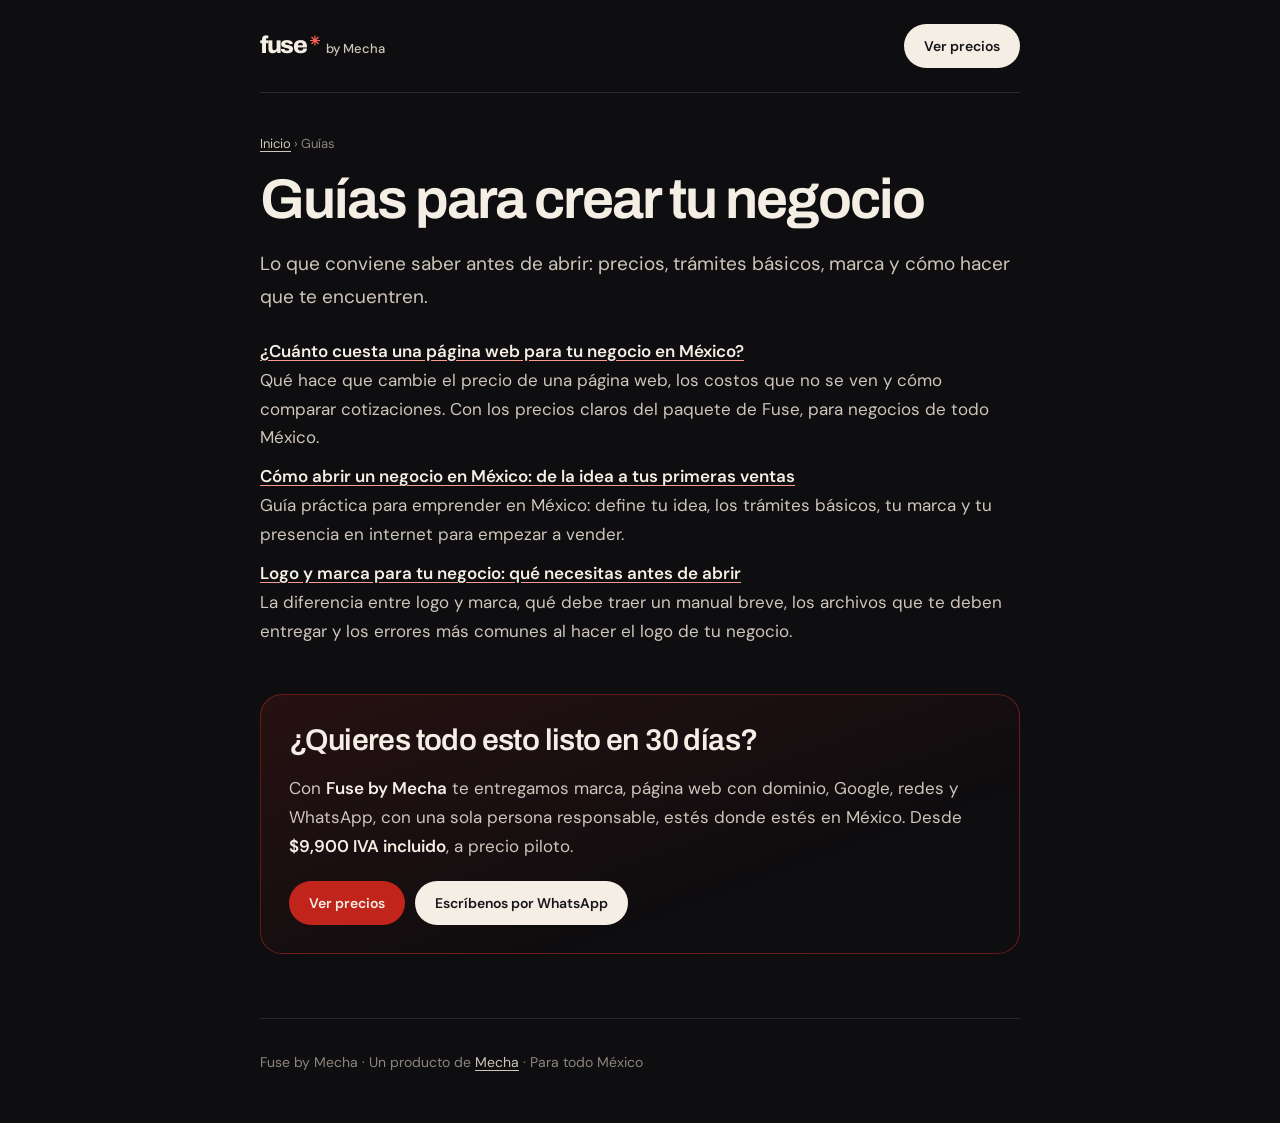
<file: guias/index.html>
<!doctype html>
<html lang="es-MX">
<head>
<meta charset="utf-8" />
<meta name="viewport" content="width=device-width, initial-scale=1" />
<title>Guías para emprender en México · Fuse by Mecha</title>
<meta name="description" content="Guías prácticas para crear tu negocio: cuánto cuesta una página web, cómo abrir un negocio en México y qué necesitas en tu logo y marca." />
<meta name="theme-color" content="#0E0D0F" />
<link rel="canonical" href="https://fuse.agenciamecha.com/guias/" />
<meta property="og:image" content="https://fuse.agenciamecha.com/assets/og.png" />
<link rel="icon" href="/assets/favicon.svg" type="image/svg+xml" />
<link rel="stylesheet" href="/guia.css" />
</head>
<body>
<div class="envoltura">
<header class="cabeza"><a class="marca" href="/">fuse<svg viewBox="0 0 660 700" aria-hidden="true"><path d="M0 389H660V311H0ZM69 144 536 611 591 556 124 89ZM291 20V680H369V20ZM536 89 69 556 124 611 591 144Z"/></svg><small>by Mecha</small></a><a class="boton" href="/#precios">Ver precios</a></header>
<nav class="migas" aria-label="Ruta"><a href="/">Inicio</a> › Guías</nav>
<main><article>
<h1>Guías para crear tu negocio</h1>
<p class="entrada">Lo que conviene saber antes de abrir: precios, trámites básicos, marca y cómo hacer que te encuentren.</p>
<div class="otras" style="border:0;margin-top:24px;padding:0"><ul><li><a href="/guias/cuanto-cuesta-una-pagina-web-para-tu-negocio/"><strong>¿Cuánto cuesta una página web para tu negocio en México?</strong></a><br />Qué hace que cambie el precio de una página web, los costos que no se ven y cómo comparar cotizaciones. Con los precios claros del paquete de Fuse, para negocios de todo México.</li><li><a href="/guias/como-abrir-un-negocio-en-mexico/"><strong>Cómo abrir un negocio en México: de la idea a tus primeras ventas</strong></a><br />Guía práctica para emprender en México: define tu idea, los trámites básicos, tu marca y tu presencia en internet para empezar a vender.</li><li><a href="/guias/logo-y-marca-para-tu-negocio/"><strong>Logo y marca para tu negocio: qué necesitas antes de abrir</strong></a><br />La diferencia entre logo y marca, qué debe traer un manual breve, los archivos que te deben entregar y los errores más comunes al hacer el logo de tu negocio.</li></ul></div>
<aside class="caja">
  <h2>¿Quieres todo esto listo en 30 días?</h2>
  <p>Con <strong>Fuse by Mecha</strong> te entregamos marca, página web con dominio, Google, redes y WhatsApp,
  con una sola persona responsable, estés donde estés en México. Desde <strong>$9,900 IVA incluido</strong>, a precio piloto.</p>
  <div class="acciones"><a class="boton boton-rojo" href="/#precios">Ver precios</a>
  <a class="boton" href="https://wa.me/524491557494?text=Hola%2C%20le%C3%AD%20su%20gu%C3%ADa%20y%20me%20interesa%20Fuse." target="_blank" rel="noopener">Escríbenos por WhatsApp</a></div>
</aside>
</article></main>
<footer class="pie">Fuse by Mecha · Un producto de <a href="https://agenciamecha.com/" target="_blank" rel="noopener">Mecha</a> · Para todo México</footer>
</div>
</body>
</html>
</file>
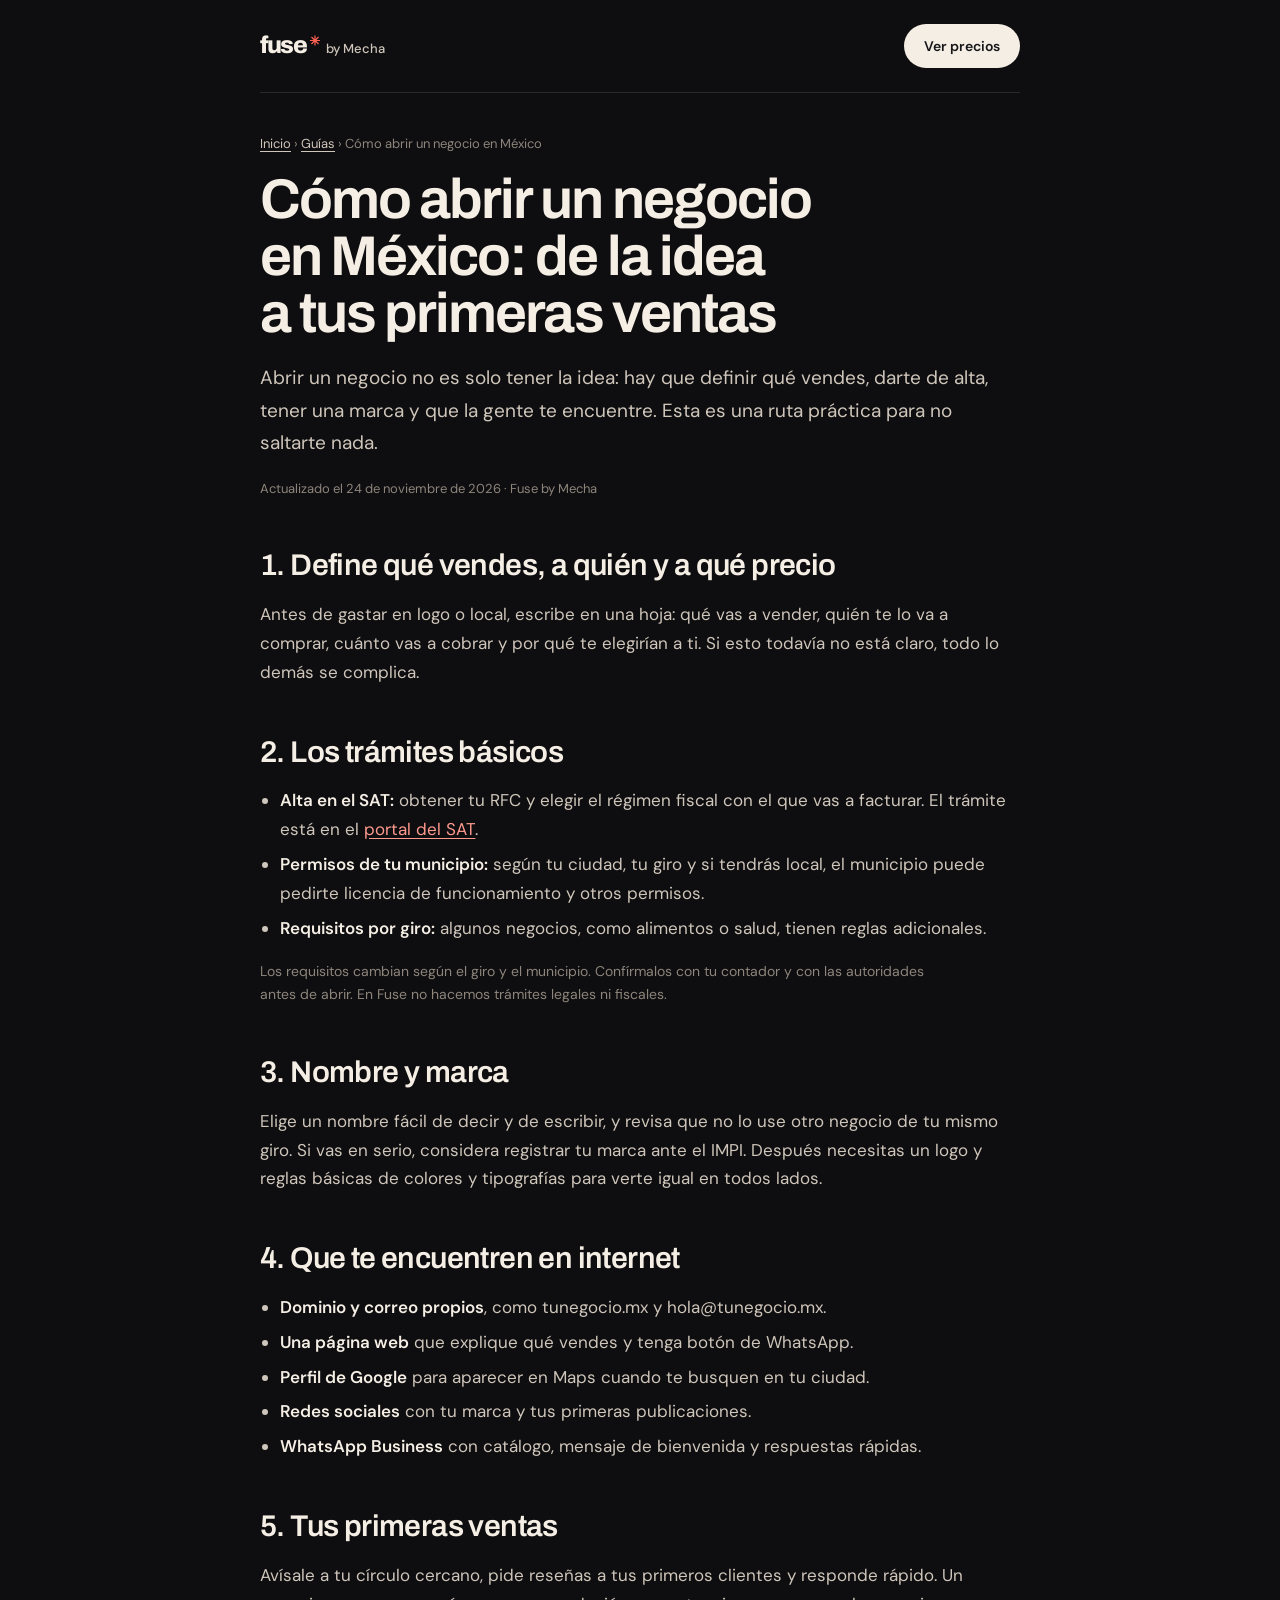
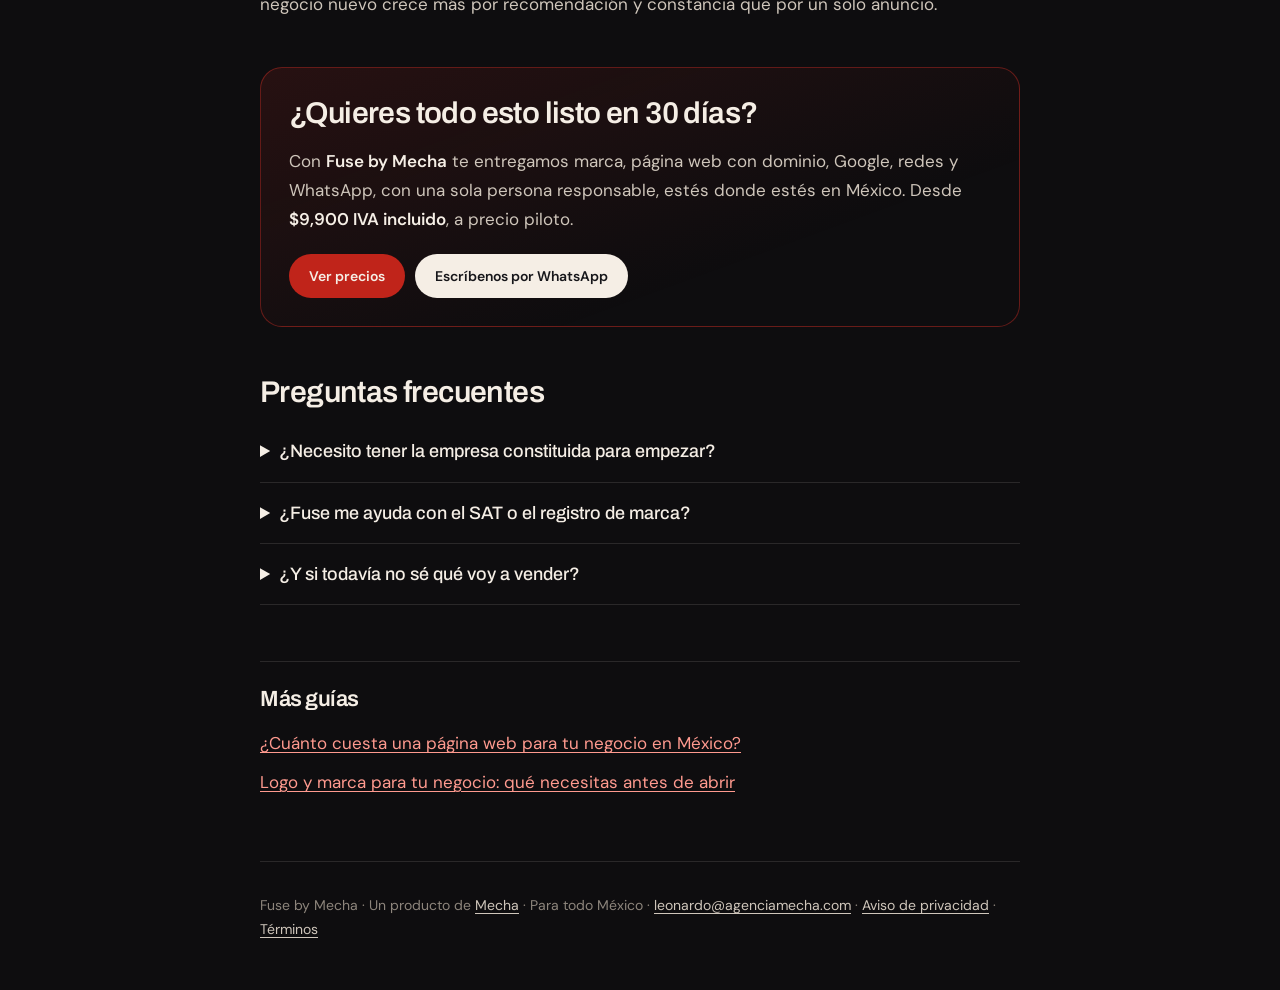
<file: guias/como-abrir-un-negocio-en-aguascalientes/index.html>
<!doctype html><html lang="es-MX"><head><meta charset="utf-8" />
<title>Esta guía cambió de dirección</title><meta name="robots" content="noindex, follow" />
<link rel="canonical" href="https://fuse.agenciamecha.com/guias/como-abrir-un-negocio-en-mexico/" /><meta http-equiv="refresh" content="0; url=/guias/como-abrir-un-negocio-en-mexico/" />
<script>location.replace("/guias/como-abrir-un-negocio-en-mexico/")</script></head>
<body><p>Esta guía ahora está en <a href="/guias/como-abrir-un-negocio-en-mexico/">https://fuse.agenciamecha.com/guias/como-abrir-un-negocio-en-mexico/</a>.</p></body></html>
</file>
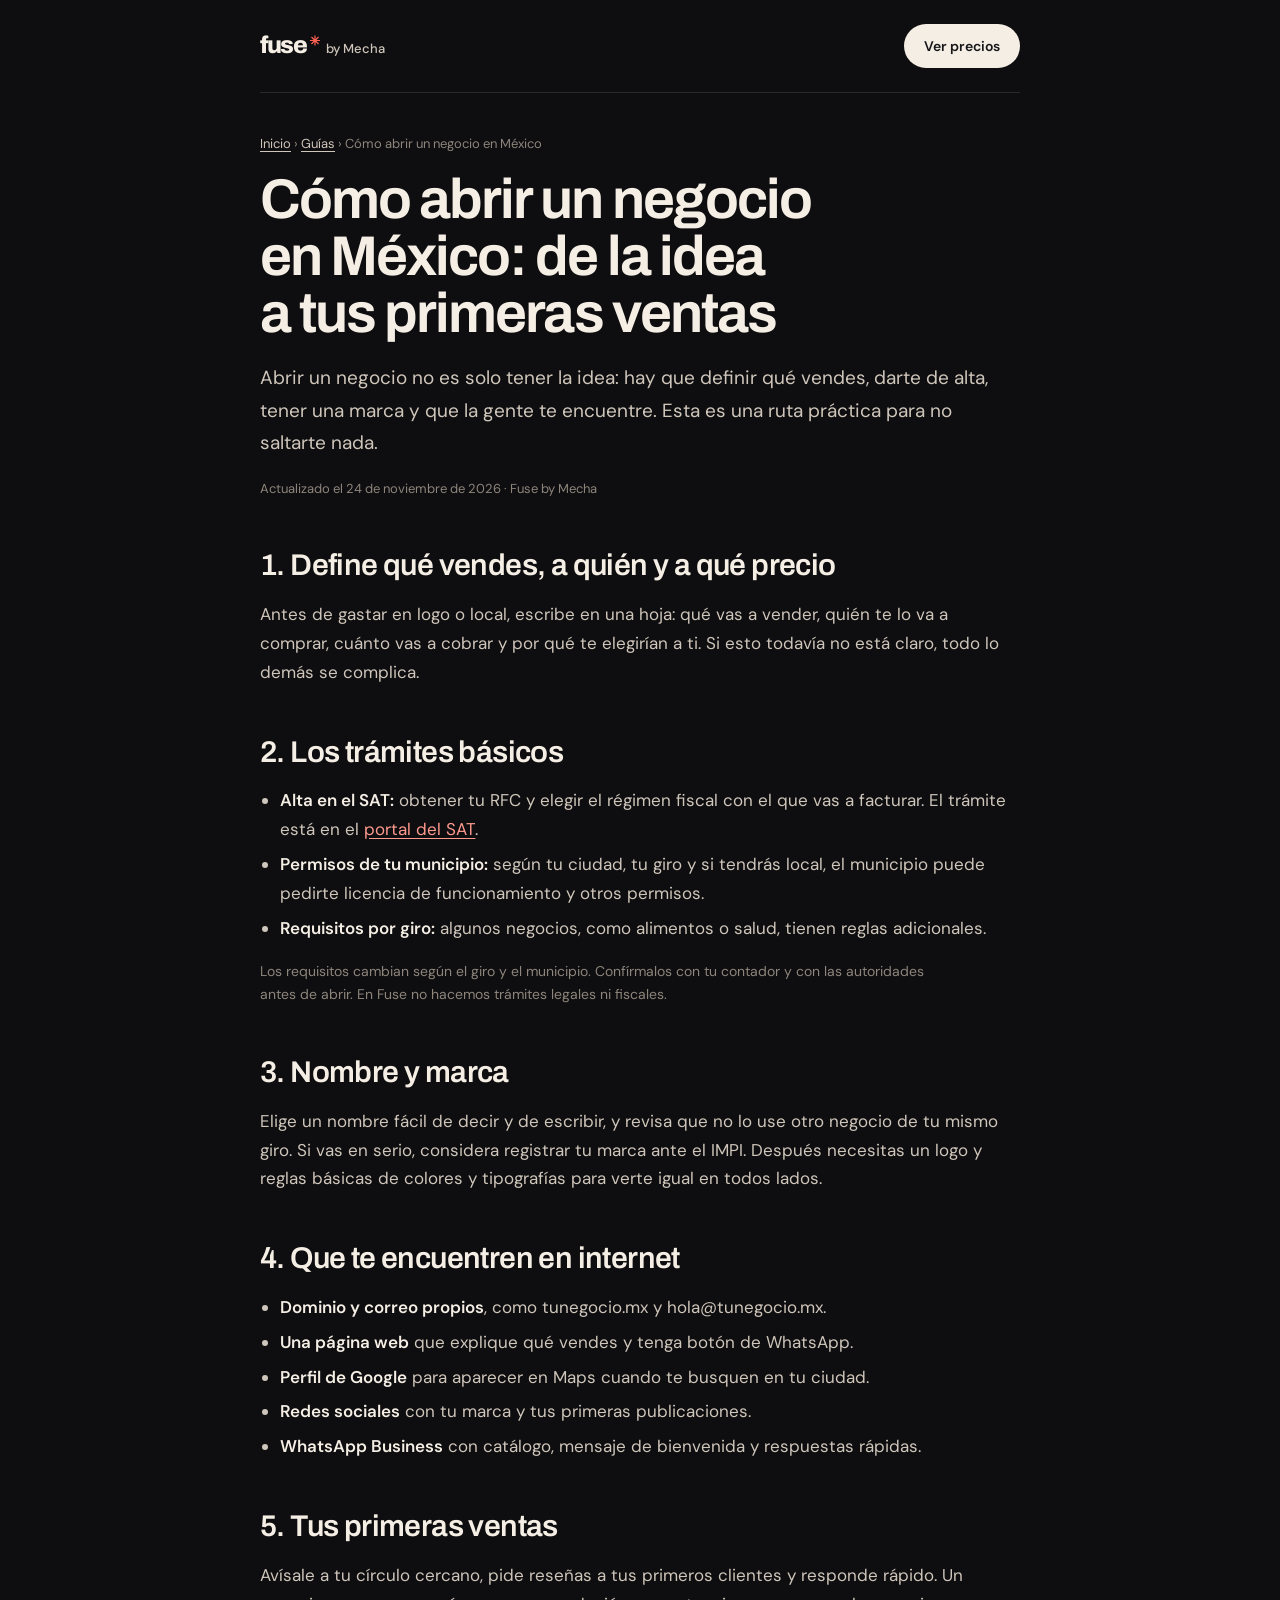
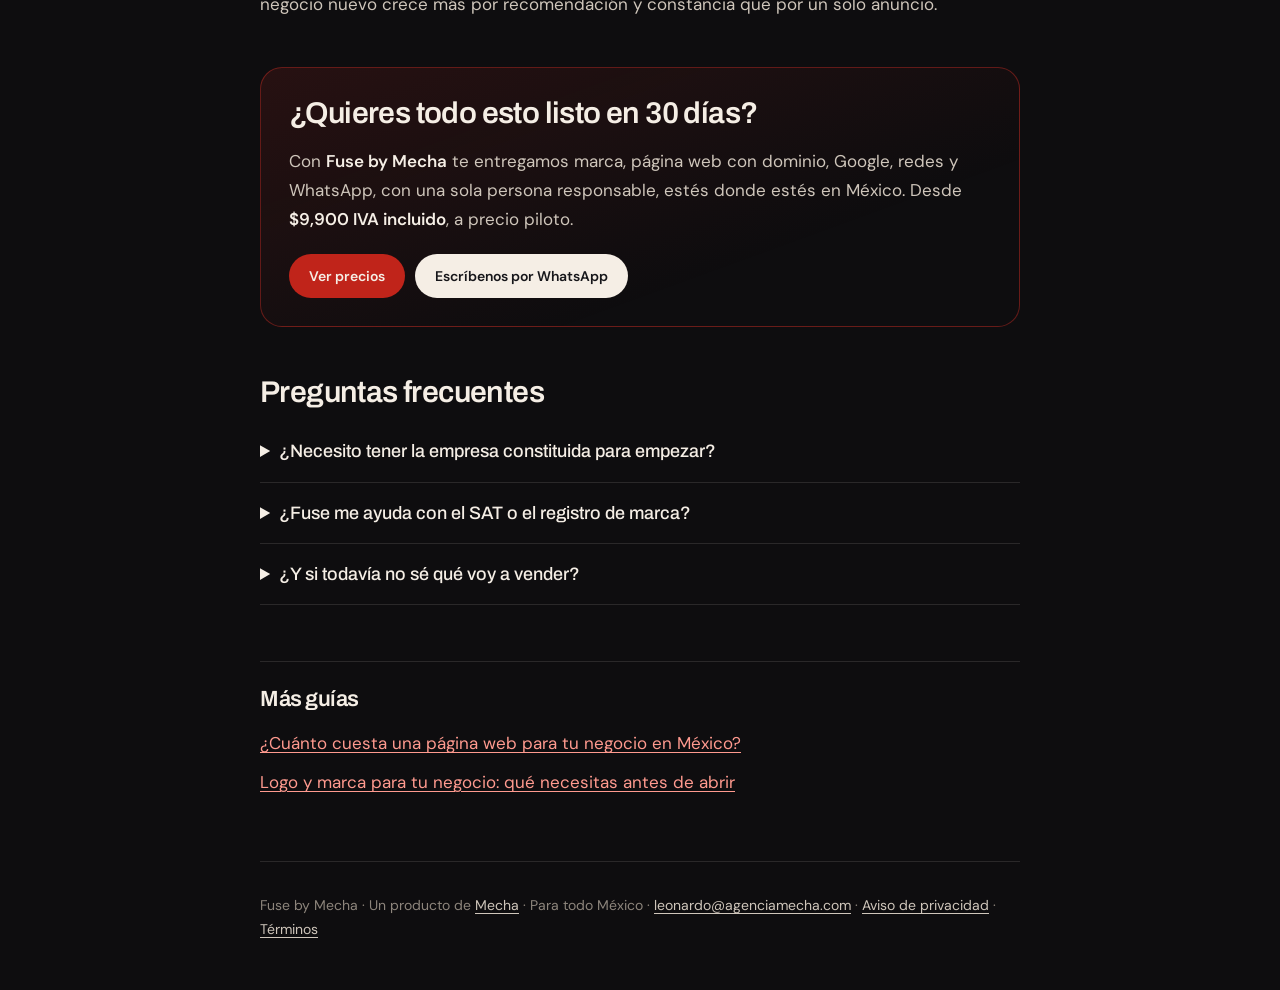
<file: guias/como-abrir-un-negocio-en-mexico/index.html>
<!doctype html>
<html lang="es-MX">
<head>
<meta charset="utf-8" />
<meta name="viewport" content="width=device-width, initial-scale=1" />
<title>Cómo abrir un negocio en México paso a paso · Fuse by Mecha</title>
<meta name="description" content="Guía práctica para emprender en México: define tu idea, los trámites básicos, tu marca y tu presencia en internet para empezar a vender." />
<meta name="theme-color" content="#0E0D0F" />
<link rel="canonical" href="https://fuse.agenciamecha.com/guias/como-abrir-un-negocio-en-mexico/" />
<meta property="og:type" content="article" />
<meta property="og:locale" content="es_MX" />
<meta property="og:site_name" content="Fuse by Mecha" />
<meta property="og:title" content="Cómo abrir un negocio en México: de la idea a tus primeras ventas" />
<meta property="og:description" content="Guía práctica para emprender en México: define tu idea, los trámites básicos, tu marca y tu presencia en internet para empezar a vender." />
<meta property="og:url" content="https://fuse.agenciamecha.com/guias/como-abrir-un-negocio-en-mexico/" />
<meta property="og:image" content="https://fuse.agenciamecha.com/assets/og.png" />
<meta name="twitter:card" content="summary_large_image" />
<link rel="icon" href="/assets/favicon.svg" type="image/svg+xml" />
<link rel="apple-touch-icon" href="/assets/apple-touch-icon.png" />
<link rel="preload" href="/assets/Archivo-VF.woff2" as="font" type="font/woff2" crossorigin />
<link rel="stylesheet" href="/guia.css" />
<script type="application/ld+json">{"@context": "https://schema.org", "@graph": [{"@type": "Article", "headline": "Cómo abrir un negocio en México: de la idea a tus primeras ventas", "description": "Guía práctica para emprender en México: define tu idea, los trámites básicos, tu marca y tu presencia en internet para empezar a vender.", "datePublished": "2026-11-24", "dateModified": "2026-11-24", "inLanguage": "es-MX", "mainEntityOfPage": "https://fuse.agenciamecha.com/guias/como-abrir-un-negocio-en-mexico/", "image": "https://fuse.agenciamecha.com/assets/og.png", "author": {"@type": "Organization", "name": "Fuse by Mecha", "url": "https://fuse.agenciamecha.com/"}, "publisher": {"@type": "Organization", "name": "Fuse by Mecha", "logo": {"@type": "ImageObject", "url": "https://fuse.agenciamecha.com/assets/fuse-logo.svg"}}}, {"@type": "BreadcrumbList", "itemListElement": [{"@type": "ListItem", "position": 1, "name": "Fuse by Mecha", "item": "https://fuse.agenciamecha.com/"}, {"@type": "ListItem", "position": 2, "name": "Guías", "item": "https://fuse.agenciamecha.com/guias/"}, {"@type": "ListItem", "position": 3, "name": "Cómo abrir un negocio en México", "item": "https://fuse.agenciamecha.com/guias/como-abrir-un-negocio-en-mexico/"}]}, {"@type": "FAQPage", "mainEntity": [{"@type": "Question", "name": "¿Necesito tener la empresa constituida para empezar?", "acceptedAnswer": {"@type": "Answer", "text": "No siempre. Muchas personas empiezan como persona física con su RFC. Qué te conviene lo decide tu contador según tu actividad."}}, {"@type": "Question", "name": "¿Fuse me ayuda con el SAT o el registro de marca?", "acceptedAnswer": {"@type": "Answer", "text": "No. Lo legal y lo fiscal lo debes ver con un especialista. Nosotros nos encargamos de tu marca visual, tu página, Google, redes y WhatsApp."}}, {"@type": "Question", "name": "¿Y si todavía no sé qué voy a vender?", "acceptedAnswer": {"@type": "Answer", "text": "Primero hacemos una sesión de definición, que se cotiza aparte del paquete. Cuando la idea está clara, arrancamos los 30 días."}}]}]}</script>
</head>
<body>
<div class="envoltura">
<header class="cabeza">
  <a class="marca" href="/">fuse<svg viewBox="0 0 660 700" aria-hidden="true"><path d="M0 389H660V311H0ZM69 144 536 611 591 556 124 89ZM291 20V680H369V20ZM536 89 69 556 124 611 591 144Z"/></svg><small>by Mecha</small></a>
  <a class="boton" href="/#precios">Ver precios</a>
</header>
<nav class="migas" aria-label="Ruta"><a href="/">Inicio</a> › <a href="/guias/">Guías</a> › Cómo abrir un negocio en México</nav>
<main>
<article>
<h1>Cómo abrir un negocio en México: de la idea a tus primeras ventas</h1>
<p class="entrada">Abrir un negocio no es solo tener la idea: hay que definir qué vendes, darte de alta, tener una marca y que la gente te encuentre. Esta es una ruta práctica para no saltarte nada.</p>
<p class="fecha">Actualizado el 24 de noviembre de 2026 · Fuse by Mecha</p>

<h2>1. Define qué vendes, a quién y a qué precio</h2>
<p>Antes de gastar en logo o local, escribe en una hoja: qué vas a vender, quién te lo va a comprar, cuánto vas a cobrar y por qué te elegirían a ti. Si esto todavía no está claro, todo lo demás se complica.</p>
<h2>2. Los trámites básicos</h2>
<ul>
<li><strong>Alta en el SAT:</strong> obtener tu RFC y elegir el régimen fiscal con el que vas a facturar. El trámite está en el <a href="https://www.sat.gob.mx/" target="_blank" rel="noopener">portal del SAT</a>.</li>
<li><strong>Permisos de tu municipio:</strong> según tu ciudad, tu giro y si tendrás local, el municipio puede pedirte licencia de funcionamiento y otros permisos.</li>
<li><strong>Requisitos por giro:</strong> algunos negocios, como alimentos o salud, tienen reglas adicionales.</li>
</ul>
<p class="nota">Los requisitos cambian según el giro y el municipio. Confírmalos con tu contador y con las autoridades antes de abrir. En Fuse no hacemos trámites legales ni fiscales.</p>
<h2>3. Nombre y marca</h2>
<p>Elige un nombre fácil de decir y de escribir, y revisa que no lo use otro negocio de tu mismo giro. Si vas en serio, considera registrar tu marca ante el IMPI. Después necesitas un logo y reglas básicas de colores y tipografías para verte igual en todos lados.</p>
<h2>4. Que te encuentren en internet</h2>
<ul>
<li><strong>Dominio y correo propios</strong>, como tunegocio.mx y hola@tunegocio.mx.</li>
<li><strong>Una página web</strong> que explique qué vendes y tenga botón de WhatsApp.</li>
<li><strong>Perfil de Google</strong> para aparecer en Maps cuando te busquen en tu ciudad.</li>
<li><strong>Redes sociales</strong> con tu marca y tus primeras publicaciones.</li>
<li><strong>WhatsApp Business</strong> con catálogo, mensaje de bienvenida y respuestas rápidas.</li>
</ul>
<h2>5. Tus primeras ventas</h2>
<p>Avísale a tu círculo cercano, pide reseñas a tus primeros clientes y responde rápido. Un negocio nuevo crece más por recomendación y constancia que por un solo anuncio.</p>

<aside class="caja">
  <h2>¿Quieres todo esto listo en 30 días?</h2>
  <p>Con <strong>Fuse by Mecha</strong> te entregamos marca, página web con dominio, Google, redes y WhatsApp,
  con una sola persona responsable, estés donde estés en México. Desde <strong>$9,900 IVA incluido</strong>, a precio piloto.</p>
  <div class="acciones"><a class="boton boton-rojo" href="/#precios">Ver precios</a>
  <a class="boton" href="https://wa.me/524491557494?text=Hola%2C%20le%C3%AD%20su%20gu%C3%ADa%20y%20me%20interesa%20Fuse." target="_blank" rel="noopener">Escríbenos por WhatsApp</a></div>
</aside>
<h2>Preguntas frecuentes</h2>
<details><summary>¿Necesito tener la empresa constituida para empezar?</summary><p>No siempre. Muchas personas empiezan como persona física con su RFC. Qué te conviene lo decide tu contador según tu actividad.</p></details><details><summary>¿Fuse me ayuda con el SAT o el registro de marca?</summary><p>No. Lo legal y lo fiscal lo debes ver con un especialista. Nosotros nos encargamos de tu marca visual, tu página, Google, redes y WhatsApp.</p></details><details><summary>¿Y si todavía no sé qué voy a vender?</summary><p>Primero hacemos una sesión de definición, que se cotiza aparte del paquete. Cuando la idea está clara, arrancamos los 30 días.</p></details>
</article>
<section class="otras" aria-label="Más guías"><h2>Más guías</h2><ul><li><a href="/guias/cuanto-cuesta-una-pagina-web-para-tu-negocio/">¿Cuánto cuesta una página web para tu negocio en México?</a></li><li><a href="/guias/logo-y-marca-para-tu-negocio/">Logo y marca para tu negocio: qué necesitas antes de abrir</a></li></ul></section>
</main>
<footer class="pie">Fuse by Mecha · Un producto de <a href="https://agenciamecha.com/" target="_blank" rel="noopener">Mecha</a> · Para todo México ·
<a href="mailto:leonardo@agenciamecha.com">leonardo@agenciamecha.com</a> · <a href="/aviso-de-privacidad.html">Aviso de privacidad</a> · <a href="/terminos.html">Términos</a></footer>
</div>
</body>
</html>
</file>
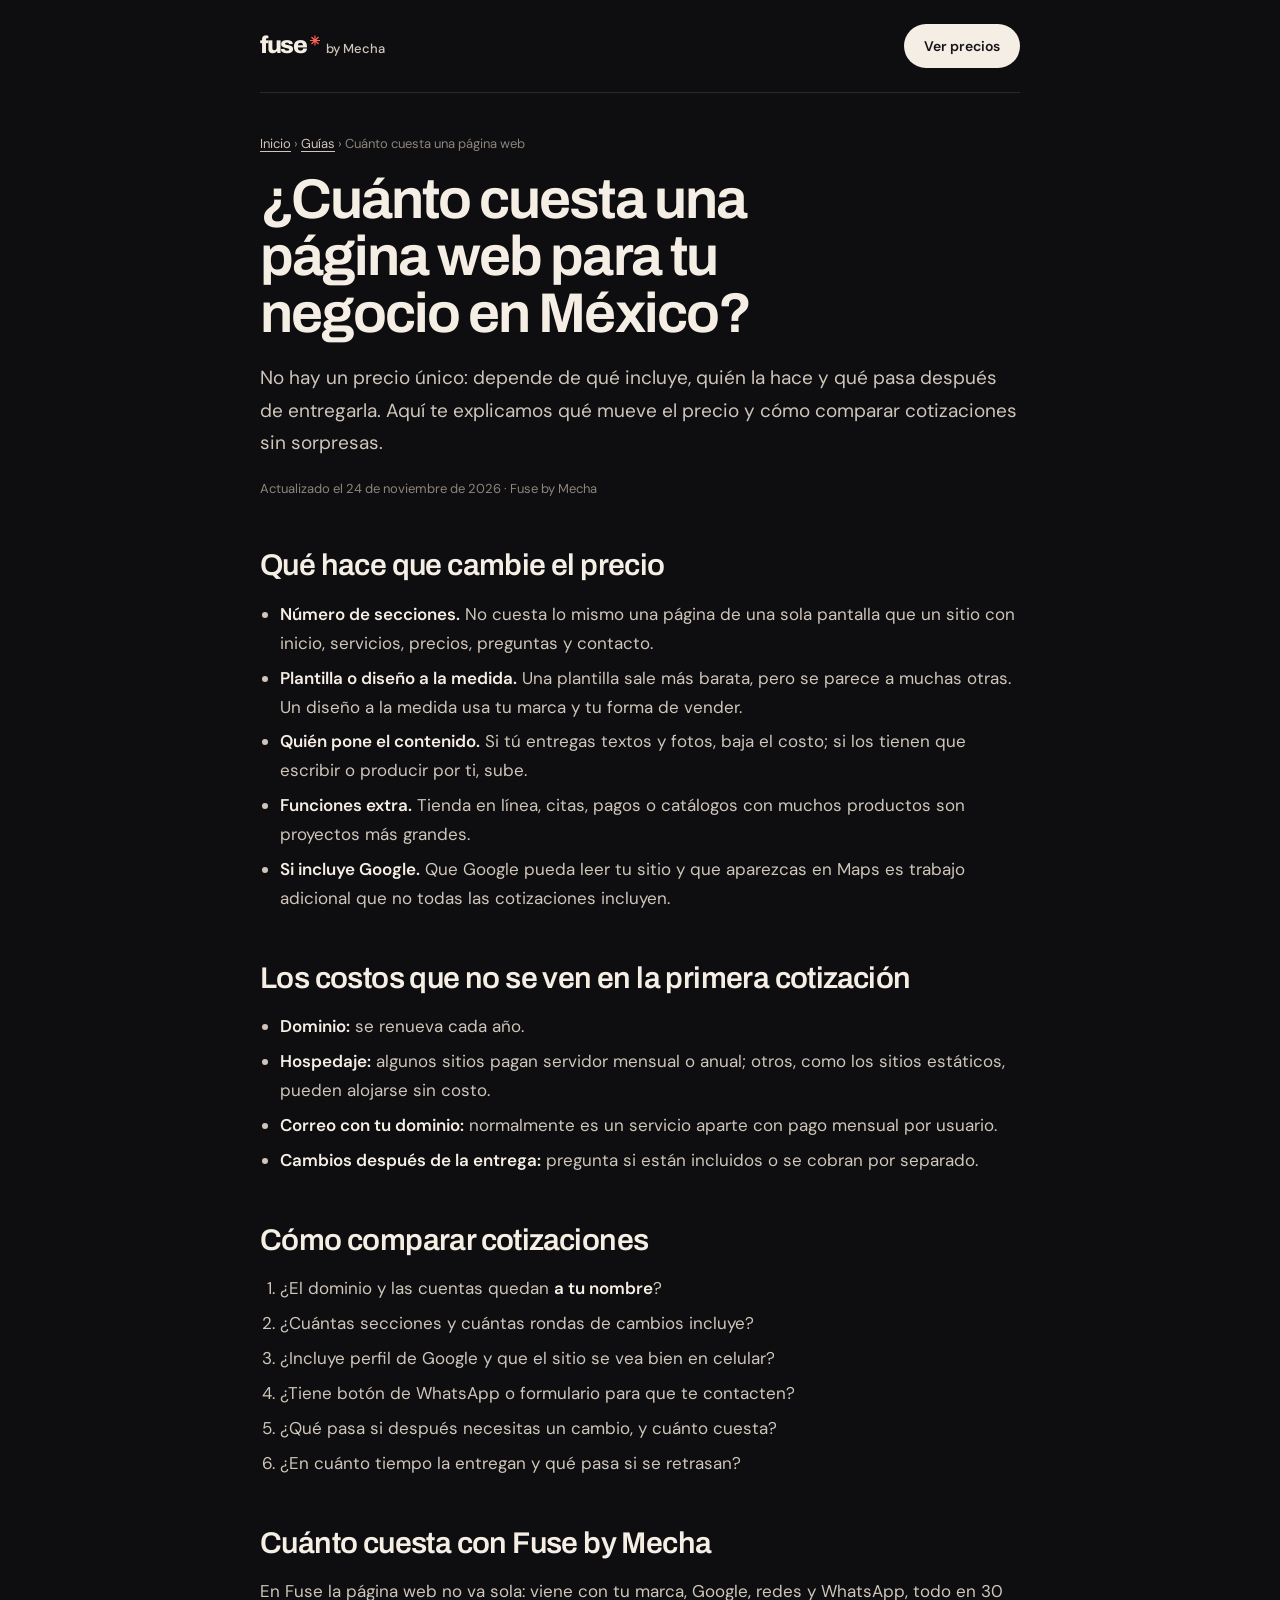
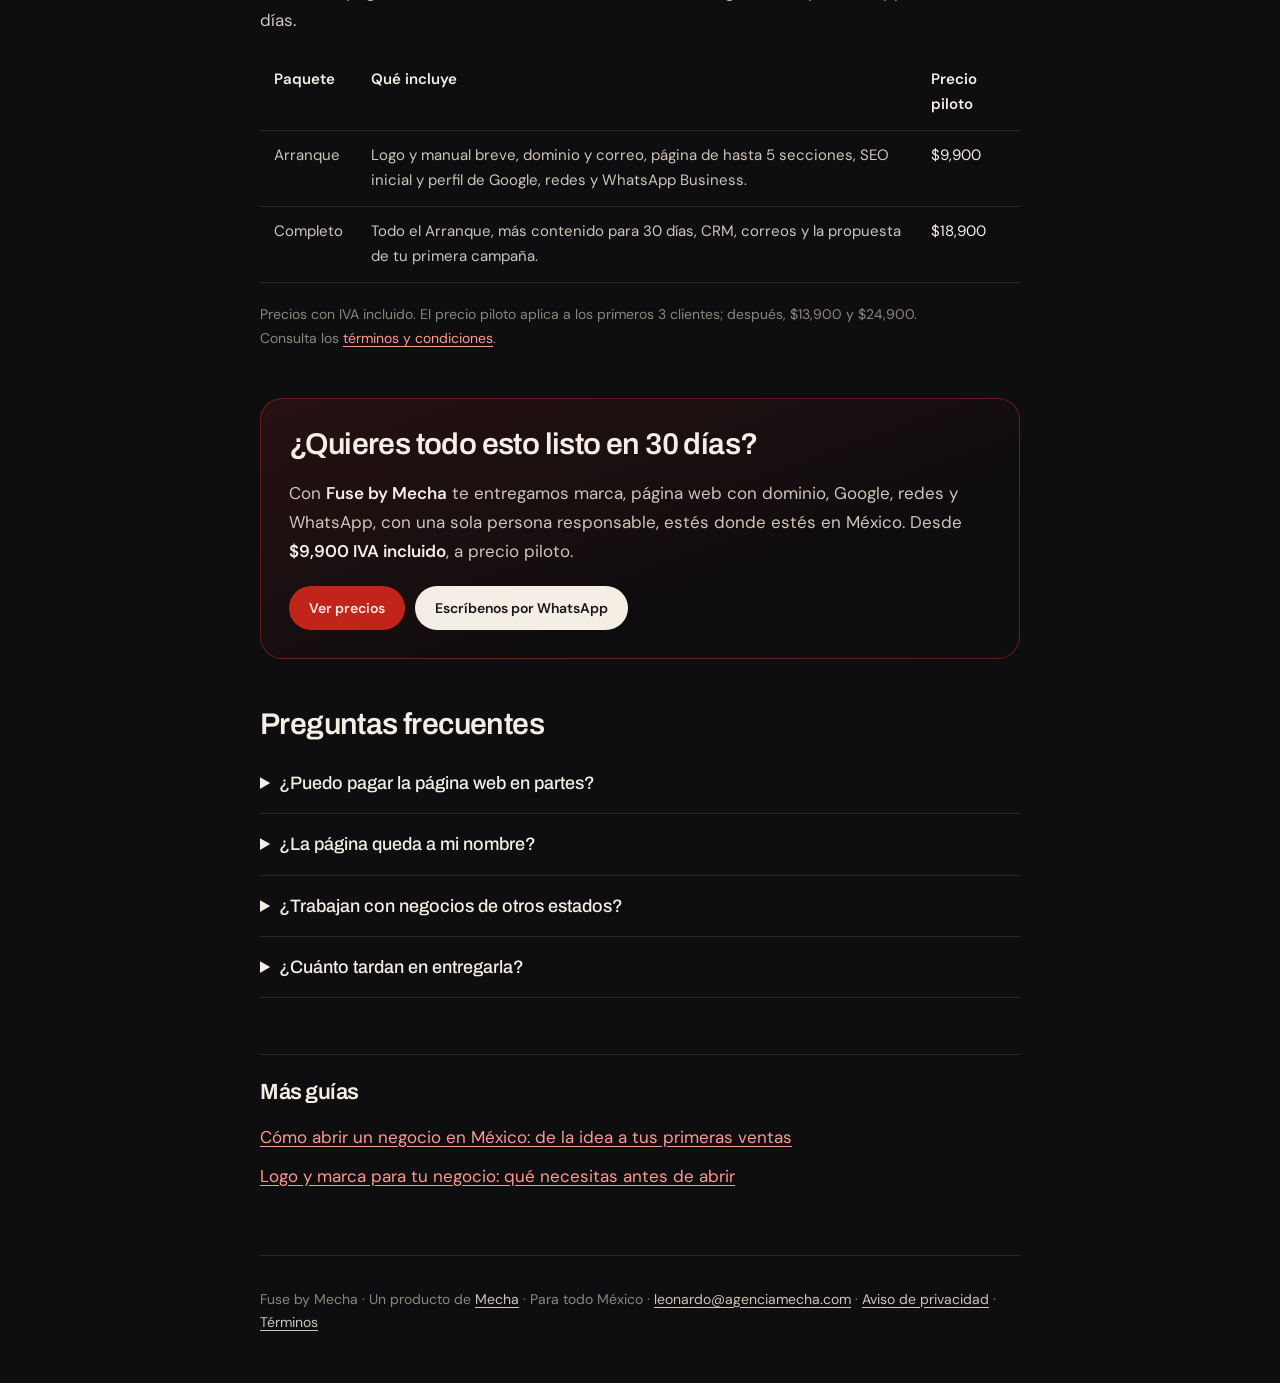
<file: guias/cuanto-cuesta-una-pagina-web-en-aguascalientes/index.html>
<!doctype html><html lang="es-MX"><head><meta charset="utf-8" />
<title>Esta guía cambió de dirección</title><meta name="robots" content="noindex, follow" />
<link rel="canonical" href="https://fuse.agenciamecha.com/guias/cuanto-cuesta-una-pagina-web-para-tu-negocio/" /><meta http-equiv="refresh" content="0; url=/guias/cuanto-cuesta-una-pagina-web-para-tu-negocio/" />
<script>location.replace("/guias/cuanto-cuesta-una-pagina-web-para-tu-negocio/")</script></head>
<body><p>Esta guía ahora está en <a href="/guias/cuanto-cuesta-una-pagina-web-para-tu-negocio/">https://fuse.agenciamecha.com/guias/cuanto-cuesta-una-pagina-web-para-tu-negocio/</a>.</p></body></html>
</file>
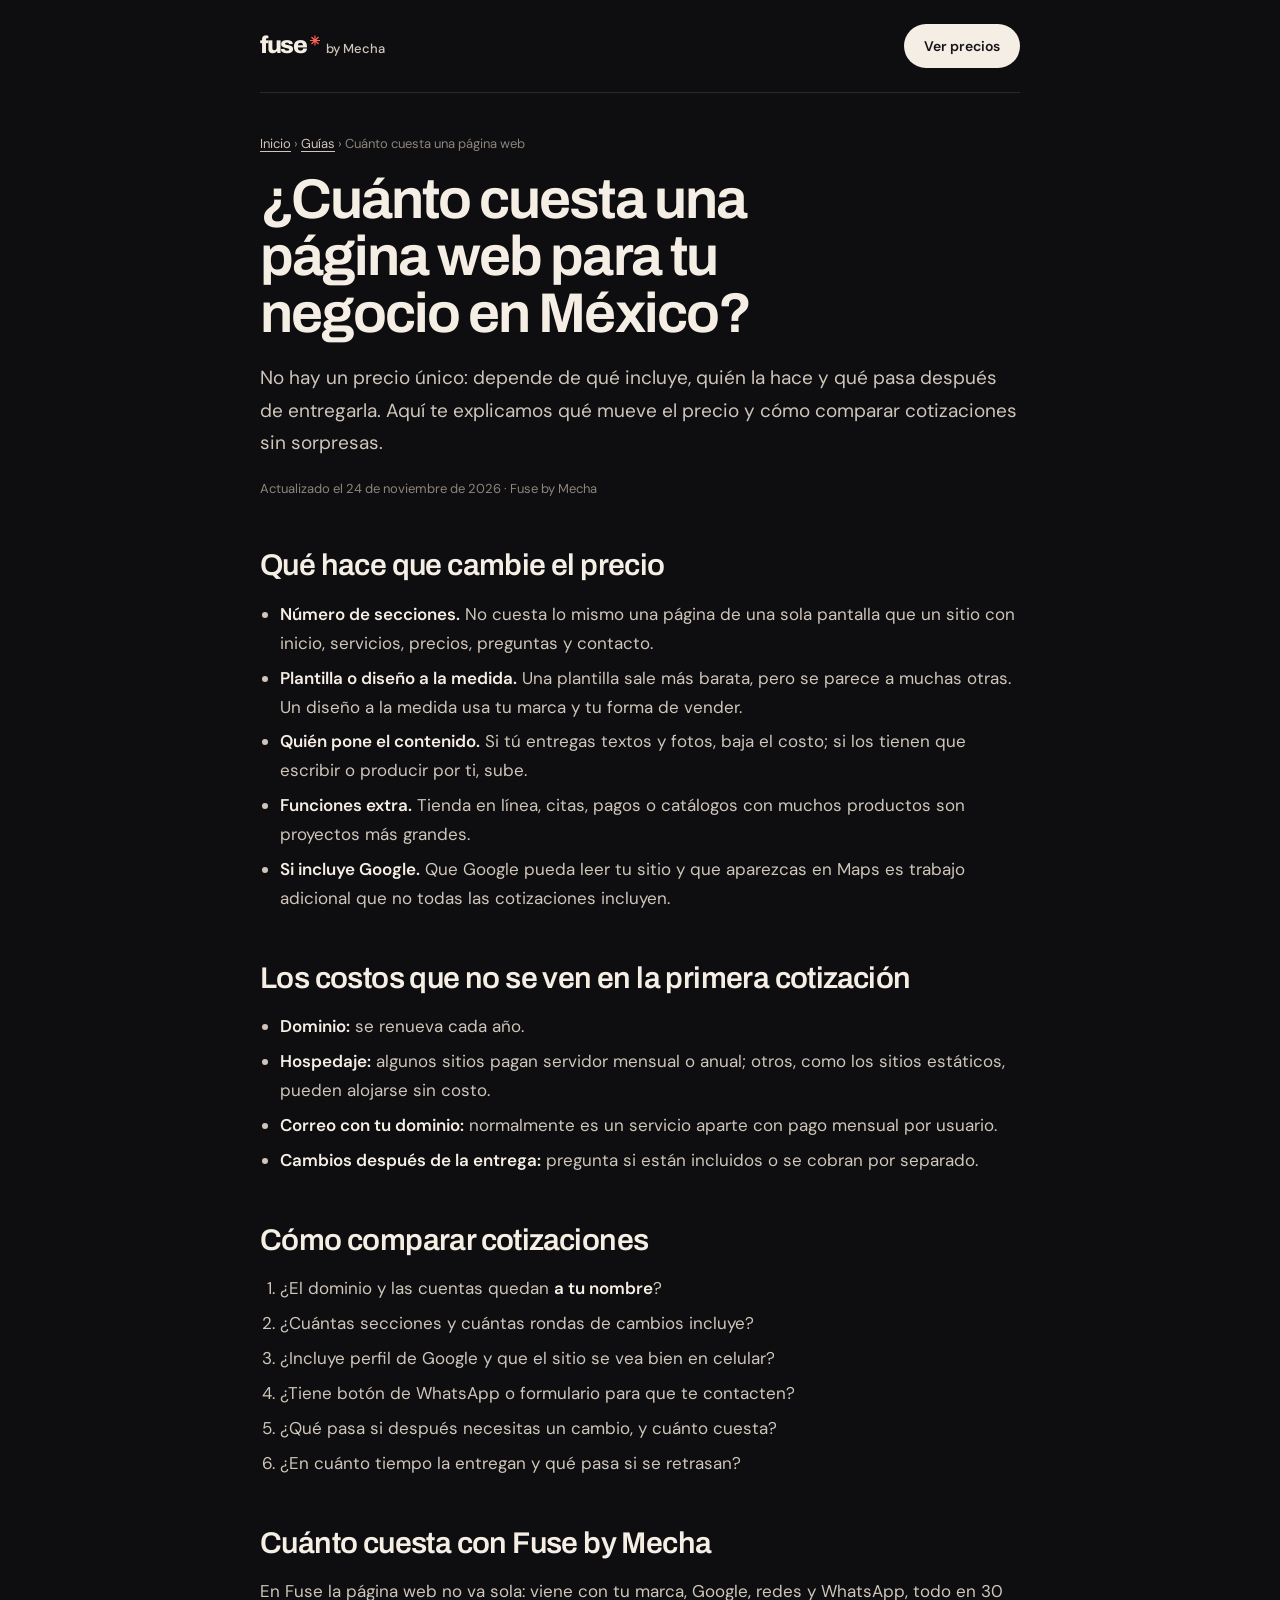
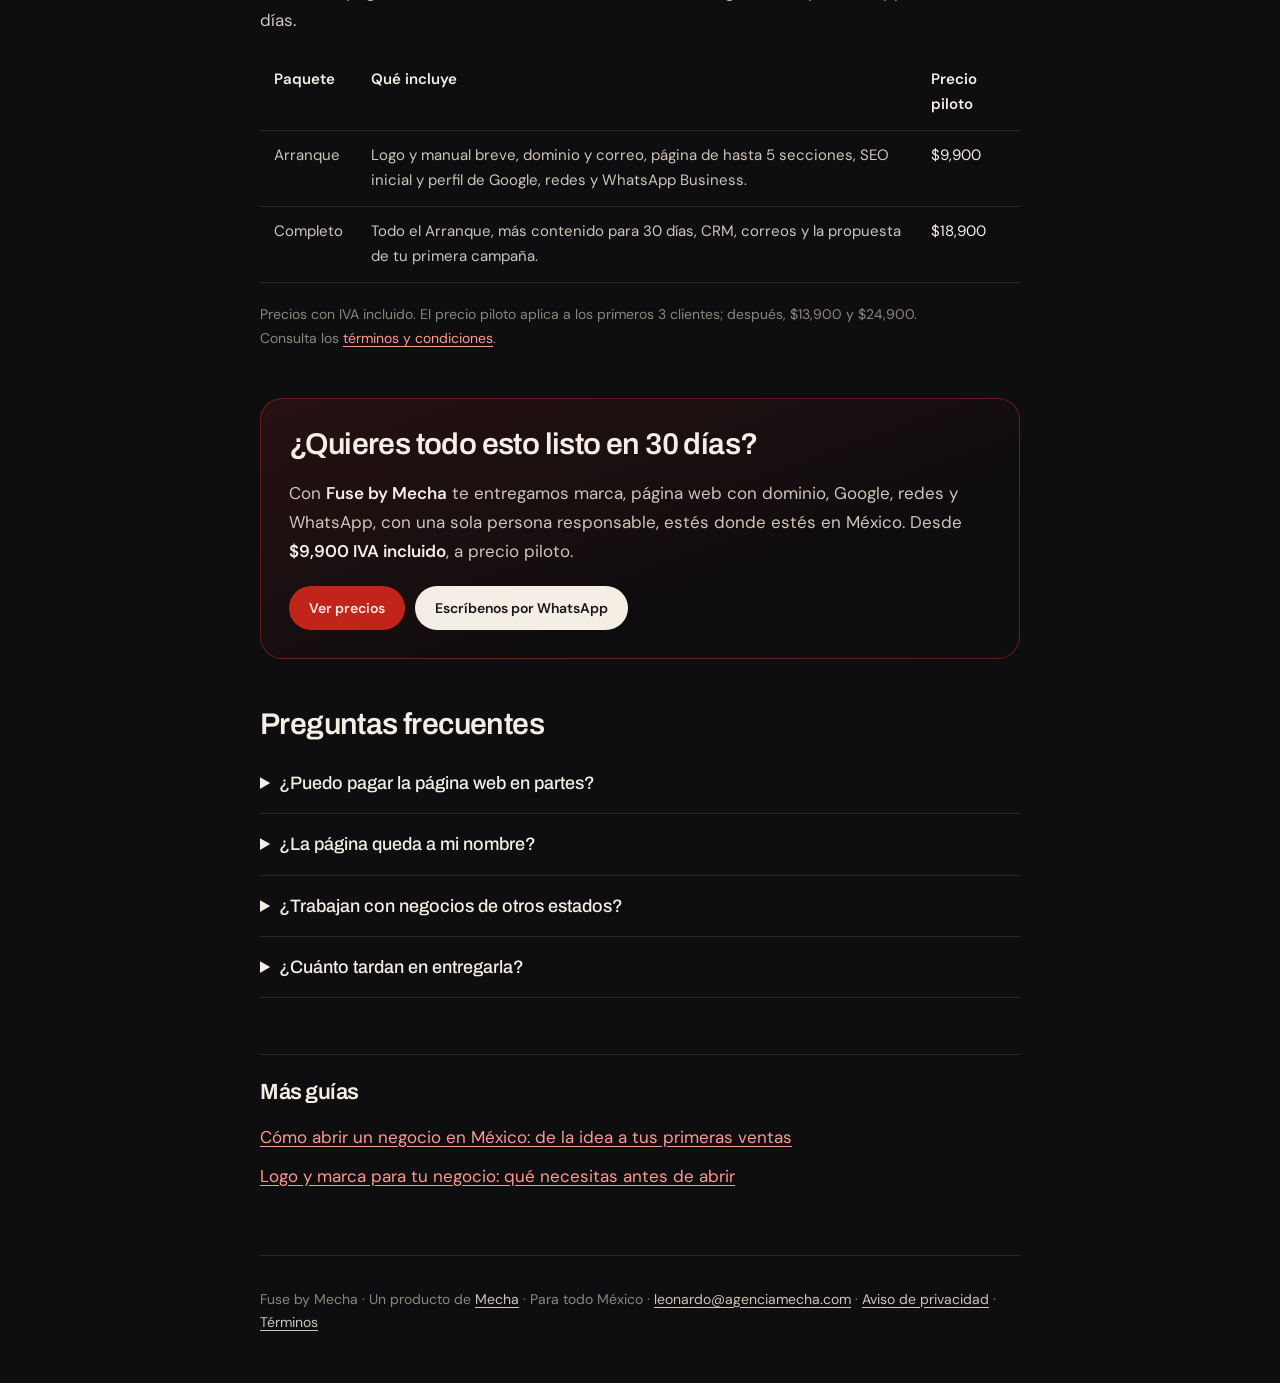
<file: guias/cuanto-cuesta-una-pagina-web-para-tu-negocio/index.html>
<!doctype html>
<html lang="es-MX">
<head>
<meta charset="utf-8" />
<meta name="viewport" content="width=device-width, initial-scale=1" />
<title>¿Cuánto cuesta una página web para tu negocio? Guía 2026 · Fuse by Mecha</title>
<meta name="description" content="Qué hace que cambie el precio de una página web, los costos que no se ven y cómo comparar cotizaciones. Con los precios claros del paquete de Fuse, para negocios de todo México." />
<meta name="theme-color" content="#0E0D0F" />
<link rel="canonical" href="https://fuse.agenciamecha.com/guias/cuanto-cuesta-una-pagina-web-para-tu-negocio/" />
<meta property="og:type" content="article" />
<meta property="og:locale" content="es_MX" />
<meta property="og:site_name" content="Fuse by Mecha" />
<meta property="og:title" content="¿Cuánto cuesta una página web para tu negocio en México?" />
<meta property="og:description" content="Qué hace que cambie el precio de una página web, los costos que no se ven y cómo comparar cotizaciones. Con los precios claros del paquete de Fuse, para negocios de todo México." />
<meta property="og:url" content="https://fuse.agenciamecha.com/guias/cuanto-cuesta-una-pagina-web-para-tu-negocio/" />
<meta property="og:image" content="https://fuse.agenciamecha.com/assets/og.png" />
<meta name="twitter:card" content="summary_large_image" />
<link rel="icon" href="/assets/favicon.svg" type="image/svg+xml" />
<link rel="apple-touch-icon" href="/assets/apple-touch-icon.png" />
<link rel="preload" href="/assets/Archivo-VF.woff2" as="font" type="font/woff2" crossorigin />
<link rel="stylesheet" href="/guia.css" />
<script type="application/ld+json">{"@context": "https://schema.org", "@graph": [{"@type": "Article", "headline": "¿Cuánto cuesta una página web para tu negocio en México?", "description": "Qué hace que cambie el precio de una página web, los costos que no se ven y cómo comparar cotizaciones. Con los precios claros del paquete de Fuse, para negocios de todo México.", "datePublished": "2026-11-24", "dateModified": "2026-11-24", "inLanguage": "es-MX", "mainEntityOfPage": "https://fuse.agenciamecha.com/guias/cuanto-cuesta-una-pagina-web-para-tu-negocio/", "image": "https://fuse.agenciamecha.com/assets/og.png", "author": {"@type": "Organization", "name": "Fuse by Mecha", "url": "https://fuse.agenciamecha.com/"}, "publisher": {"@type": "Organization", "name": "Fuse by Mecha", "logo": {"@type": "ImageObject", "url": "https://fuse.agenciamecha.com/assets/fuse-logo.svg"}}}, {"@type": "BreadcrumbList", "itemListElement": [{"@type": "ListItem", "position": 1, "name": "Fuse by Mecha", "item": "https://fuse.agenciamecha.com/"}, {"@type": "ListItem", "position": 2, "name": "Guías", "item": "https://fuse.agenciamecha.com/guias/"}, {"@type": "ListItem", "position": 3, "name": "Cuánto cuesta una página web", "item": "https://fuse.agenciamecha.com/guias/cuanto-cuesta-una-pagina-web-para-tu-negocio/"}]}, {"@type": "FAQPage", "mainEntity": [{"@type": "Question", "name": "¿Puedo pagar la página web en partes?", "acceptedAnswer": {"@type": "Answer", "text": "Sí. El Arranque se paga 50% al empezar y 50% al entregar; el Completo, en 3 pagos de 40%, 30% y 30%."}}, {"@type": "Question", "name": "¿La página queda a mi nombre?", "acceptedAnswer": {"@type": "Answer", "text": "Sí. El dominio, las cuentas, los archivos y los accesos quedan a tu nombre al liquidar el proyecto."}}, {"@type": "Question", "name": "¿Trabajan con negocios de otros estados?", "acceptedAnswer": {"@type": "Answer", "text": "Sí. Trabajamos a distancia con negocios de todo México, por WhatsApp y videollamada, con avances semanales por escrito."}}, {"@type": "Question", "name": "¿Cuánto tardan en entregarla?", "acceptedAnswer": {"@type": "Answer", "text": "El paquete completo se entrega en 30 días naturales desde que tenemos tu primer pago y tus materiales. Si el retraso es nuestro, te damos un mes de Soporte sin costo."}}]}]}</script>
</head>
<body>
<div class="envoltura">
<header class="cabeza">
  <a class="marca" href="/">fuse<svg viewBox="0 0 660 700" aria-hidden="true"><path d="M0 389H660V311H0ZM69 144 536 611 591 556 124 89ZM291 20V680H369V20ZM536 89 69 556 124 611 591 144Z"/></svg><small>by Mecha</small></a>
  <a class="boton" href="/#precios">Ver precios</a>
</header>
<nav class="migas" aria-label="Ruta"><a href="/">Inicio</a> › <a href="/guias/">Guías</a> › Cuánto cuesta una página web</nav>
<main>
<article>
<h1>¿Cuánto cuesta una página web para tu negocio en México?</h1>
<p class="entrada">No hay un precio único: depende de qué incluye, quién la hace y qué pasa después de entregarla. Aquí te explicamos qué mueve el precio y cómo comparar cotizaciones sin sorpresas.</p>
<p class="fecha">Actualizado el 24 de noviembre de 2026 · Fuse by Mecha</p>

<h2>Qué hace que cambie el precio</h2>
<ul>
<li><strong>Número de secciones.</strong> No cuesta lo mismo una página de una sola pantalla que un sitio con inicio, servicios, precios, preguntas y contacto.</li>
<li><strong>Plantilla o diseño a la medida.</strong> Una plantilla sale más barata, pero se parece a muchas otras. Un diseño a la medida usa tu marca y tu forma de vender.</li>
<li><strong>Quién pone el contenido.</strong> Si tú entregas textos y fotos, baja el costo; si los tienen que escribir o producir por ti, sube.</li>
<li><strong>Funciones extra.</strong> Tienda en línea, citas, pagos o catálogos con muchos productos son proyectos más grandes.</li>
<li><strong>Si incluye Google.</strong> Que Google pueda leer tu sitio y que aparezcas en Maps es trabajo adicional que no todas las cotizaciones incluyen.</li>
</ul>
<h2>Los costos que no se ven en la primera cotización</h2>
<ul>
<li><strong>Dominio:</strong> se renueva cada año.</li>
<li><strong>Hospedaje:</strong> algunos sitios pagan servidor mensual o anual; otros, como los sitios estáticos, pueden alojarse sin costo.</li>
<li><strong>Correo con tu dominio:</strong> normalmente es un servicio aparte con pago mensual por usuario.</li>
<li><strong>Cambios después de la entrega:</strong> pregunta si están incluidos o se cobran por separado.</li>
</ul>
<h2>Cómo comparar cotizaciones</h2>
<ol>
<li>¿El dominio y las cuentas quedan <strong>a tu nombre</strong>?</li>
<li>¿Cuántas secciones y cuántas rondas de cambios incluye?</li>
<li>¿Incluye perfil de Google y que el sitio se vea bien en celular?</li>
<li>¿Tiene botón de WhatsApp o formulario para que te contacten?</li>
<li>¿Qué pasa si después necesitas un cambio, y cuánto cuesta?</li>
<li>¿En cuánto tiempo la entregan y qué pasa si se retrasan?</li>
</ol>
<h2>Cuánto cuesta con Fuse by Mecha</h2>
<p>En Fuse la página web no va sola: viene con tu marca, Google, redes y WhatsApp, todo en 30 días.</p>
<table class="tabla">
<thead><tr><th>Paquete</th><th>Qué incluye</th><th>Precio piloto</th></tr></thead>
<tbody>
<tr><td>Arranque</td><td>Logo y manual breve, dominio y correo, página de hasta 5 secciones, SEO inicial y perfil de Google, redes y WhatsApp Business.</td><td>$9,900</td></tr>
<tr><td>Completo</td><td>Todo el Arranque, más contenido para 30 días, CRM, correos y la propuesta de tu primera campaña.</td><td>$18,900</td></tr>
</tbody></table>
<p class="nota">Precios con IVA incluido. El precio piloto aplica a los primeros 3 clientes; después, $13,900 y $24,900. Consulta los <a href="/terminos.html">términos y condiciones</a>.</p>

<aside class="caja">
  <h2>¿Quieres todo esto listo en 30 días?</h2>
  <p>Con <strong>Fuse by Mecha</strong> te entregamos marca, página web con dominio, Google, redes y WhatsApp,
  con una sola persona responsable, estés donde estés en México. Desde <strong>$9,900 IVA incluido</strong>, a precio piloto.</p>
  <div class="acciones"><a class="boton boton-rojo" href="/#precios">Ver precios</a>
  <a class="boton" href="https://wa.me/524491557494?text=Hola%2C%20le%C3%AD%20su%20gu%C3%ADa%20y%20me%20interesa%20Fuse." target="_blank" rel="noopener">Escríbenos por WhatsApp</a></div>
</aside>
<h2>Preguntas frecuentes</h2>
<details><summary>¿Puedo pagar la página web en partes?</summary><p>Sí. El Arranque se paga 50% al empezar y 50% al entregar; el Completo, en 3 pagos de 40%, 30% y 30%.</p></details><details><summary>¿La página queda a mi nombre?</summary><p>Sí. El dominio, las cuentas, los archivos y los accesos quedan a tu nombre al liquidar el proyecto.</p></details><details><summary>¿Trabajan con negocios de otros estados?</summary><p>Sí. Trabajamos a distancia con negocios de todo México, por WhatsApp y videollamada, con avances semanales por escrito.</p></details><details><summary>¿Cuánto tardan en entregarla?</summary><p>El paquete completo se entrega en 30 días naturales desde que tenemos tu primer pago y tus materiales. Si el retraso es nuestro, te damos un mes de Soporte sin costo.</p></details>
</article>
<section class="otras" aria-label="Más guías"><h2>Más guías</h2><ul><li><a href="/guias/como-abrir-un-negocio-en-mexico/">Cómo abrir un negocio en México: de la idea a tus primeras ventas</a></li><li><a href="/guias/logo-y-marca-para-tu-negocio/">Logo y marca para tu negocio: qué necesitas antes de abrir</a></li></ul></section>
</main>
<footer class="pie">Fuse by Mecha · Un producto de <a href="https://agenciamecha.com/" target="_blank" rel="noopener">Mecha</a> · Para todo México ·
<a href="mailto:leonardo@agenciamecha.com">leonardo@agenciamecha.com</a> · <a href="/aviso-de-privacidad.html">Aviso de privacidad</a> · <a href="/terminos.html">Términos</a></footer>
</div>
</body>
</html>
</file>
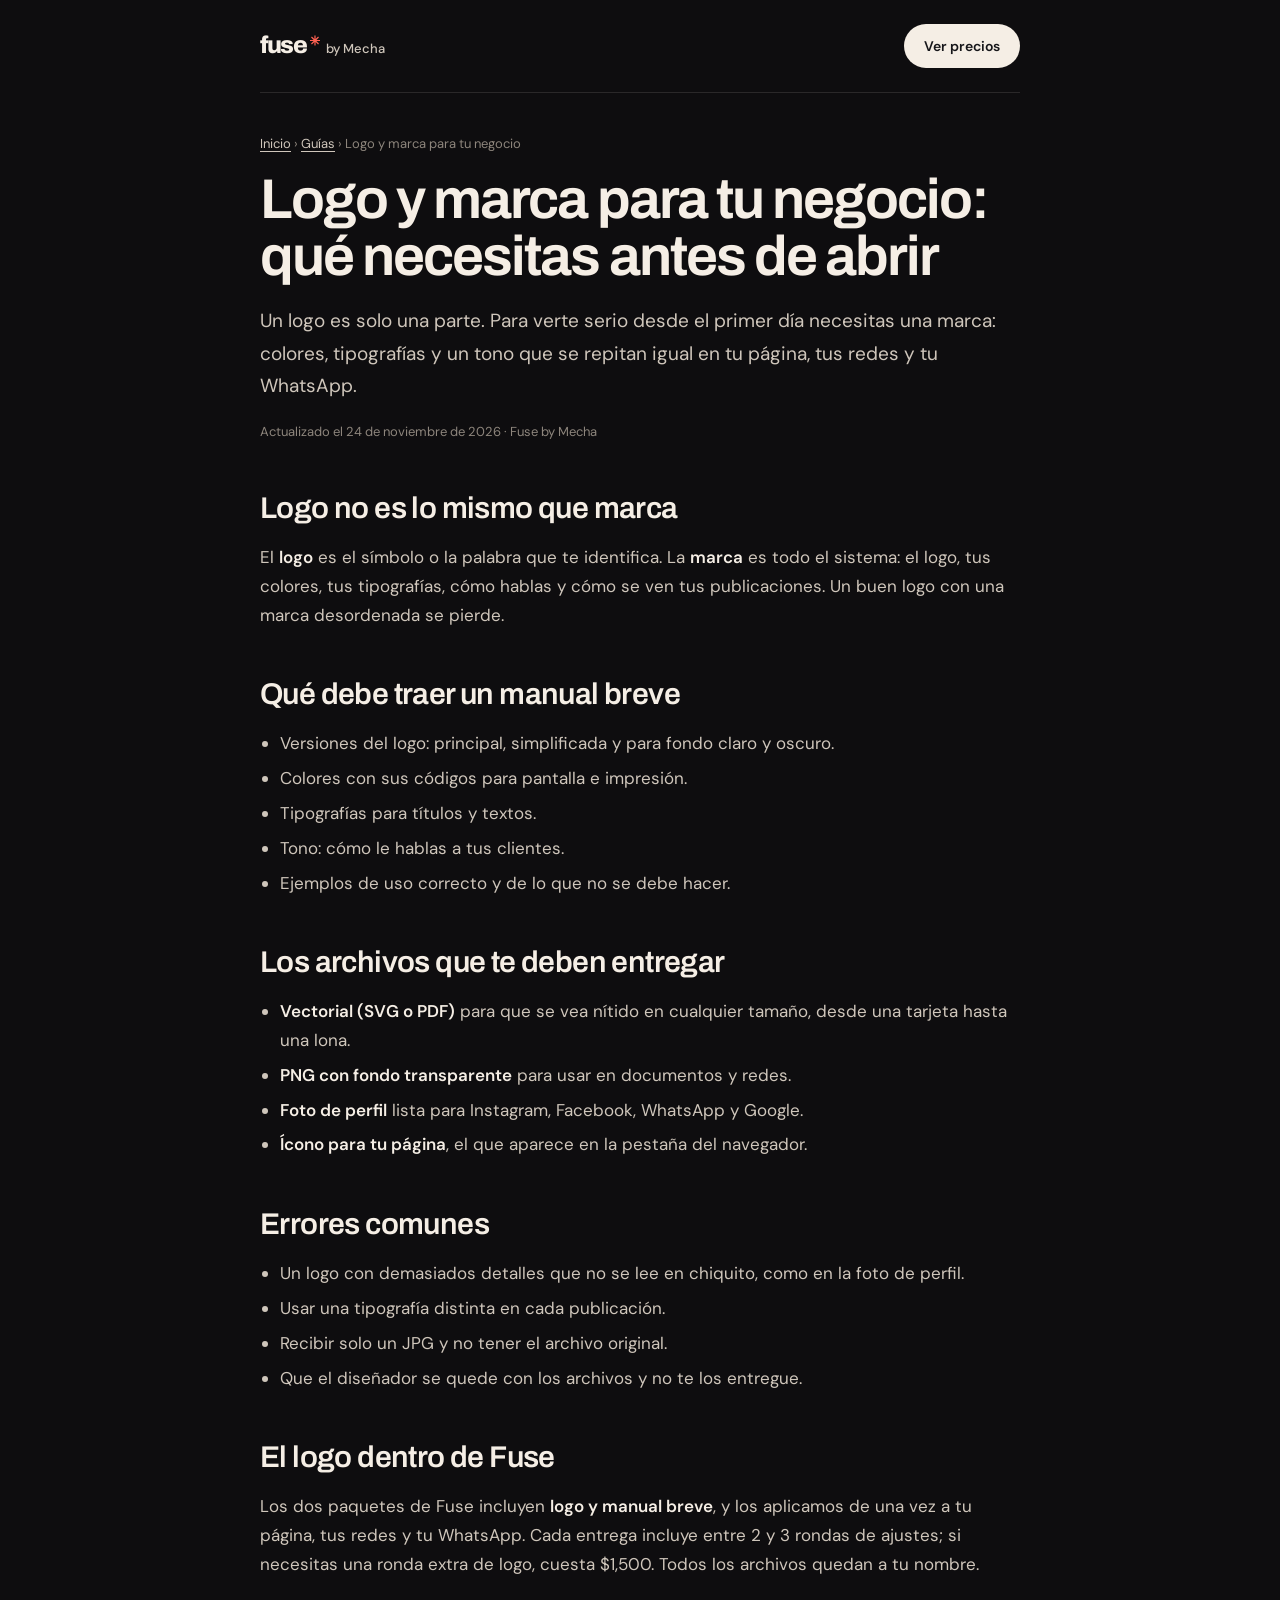
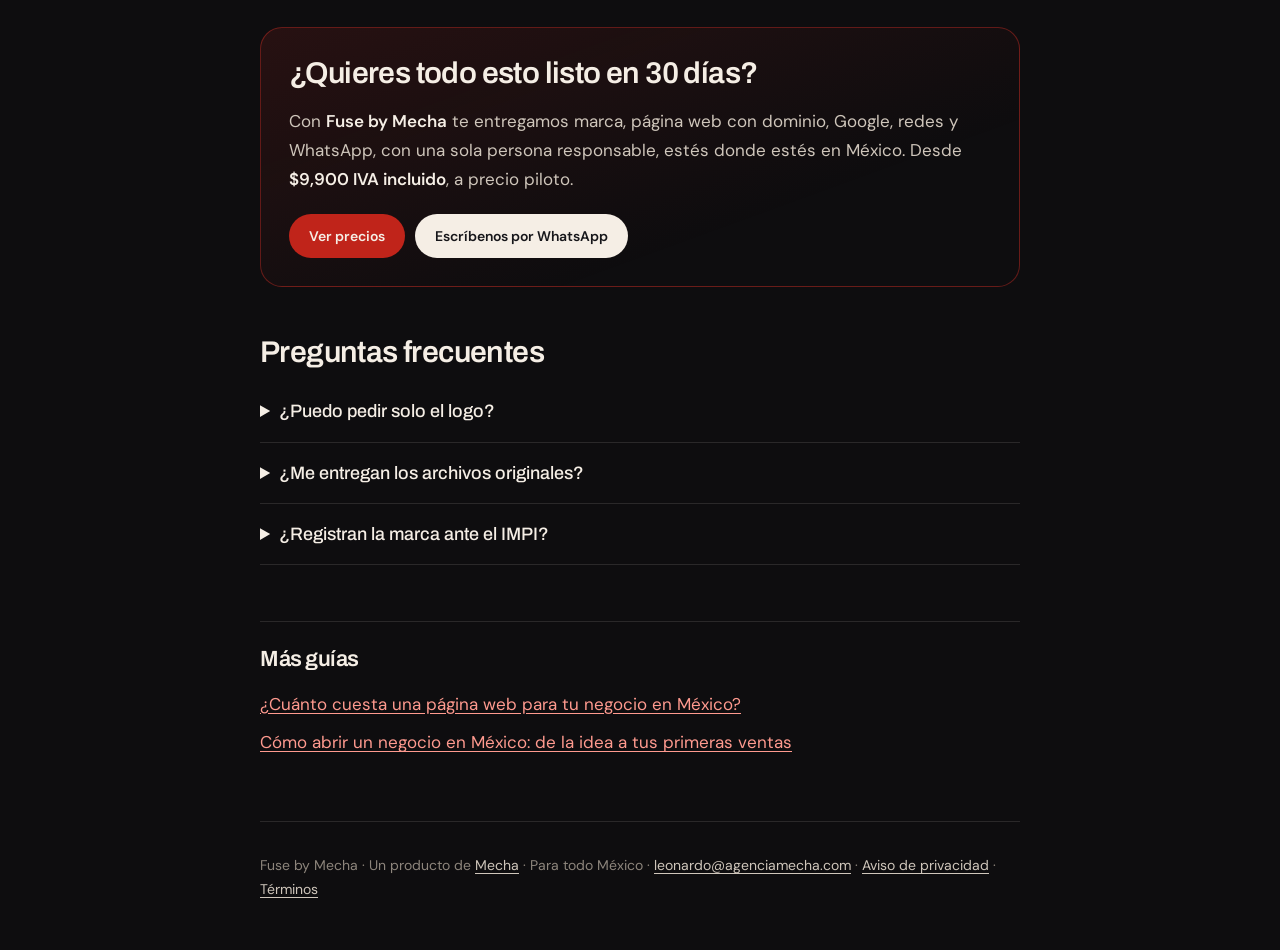
<file: guias/logo-y-marca-para-tu-negocio/index.html>
<!doctype html>
<html lang="es-MX">
<head>
<meta charset="utf-8" />
<meta name="viewport" content="width=device-width, initial-scale=1" />
<title>Logo y marca para tu negocio: guía práctica · Fuse by Mecha</title>
<meta name="description" content="La diferencia entre logo y marca, qué debe traer un manual breve, los archivos que te deben entregar y los errores más comunes al hacer el logo de tu negocio." />
<meta name="theme-color" content="#0E0D0F" />
<link rel="canonical" href="https://fuse.agenciamecha.com/guias/logo-y-marca-para-tu-negocio/" />
<meta property="og:type" content="article" />
<meta property="og:locale" content="es_MX" />
<meta property="og:site_name" content="Fuse by Mecha" />
<meta property="og:title" content="Logo y marca para tu negocio: qué necesitas antes de abrir" />
<meta property="og:description" content="La diferencia entre logo y marca, qué debe traer un manual breve, los archivos que te deben entregar y los errores más comunes al hacer el logo de tu negocio." />
<meta property="og:url" content="https://fuse.agenciamecha.com/guias/logo-y-marca-para-tu-negocio/" />
<meta property="og:image" content="https://fuse.agenciamecha.com/assets/og.png" />
<meta name="twitter:card" content="summary_large_image" />
<link rel="icon" href="/assets/favicon.svg" type="image/svg+xml" />
<link rel="apple-touch-icon" href="/assets/apple-touch-icon.png" />
<link rel="preload" href="/assets/Archivo-VF.woff2" as="font" type="font/woff2" crossorigin />
<link rel="stylesheet" href="/guia.css" />
<script type="application/ld+json">{"@context": "https://schema.org", "@graph": [{"@type": "Article", "headline": "Logo y marca para tu negocio: qué necesitas antes de abrir", "description": "La diferencia entre logo y marca, qué debe traer un manual breve, los archivos que te deben entregar y los errores más comunes al hacer el logo de tu negocio.", "datePublished": "2026-11-24", "dateModified": "2026-11-24", "inLanguage": "es-MX", "mainEntityOfPage": "https://fuse.agenciamecha.com/guias/logo-y-marca-para-tu-negocio/", "image": "https://fuse.agenciamecha.com/assets/og.png", "author": {"@type": "Organization", "name": "Fuse by Mecha", "url": "https://fuse.agenciamecha.com/"}, "publisher": {"@type": "Organization", "name": "Fuse by Mecha", "logo": {"@type": "ImageObject", "url": "https://fuse.agenciamecha.com/assets/fuse-logo.svg"}}}, {"@type": "BreadcrumbList", "itemListElement": [{"@type": "ListItem", "position": 1, "name": "Fuse by Mecha", "item": "https://fuse.agenciamecha.com/"}, {"@type": "ListItem", "position": 2, "name": "Guías", "item": "https://fuse.agenciamecha.com/guias/"}, {"@type": "ListItem", "position": 3, "name": "Logo y marca para tu negocio", "item": "https://fuse.agenciamecha.com/guias/logo-y-marca-para-tu-negocio/"}]}, {"@type": "FAQPage", "mainEntity": [{"@type": "Question", "name": "¿Puedo pedir solo el logo?", "acceptedAnswer": {"@type": "Answer", "text": "Fuse es un paquete completo: el logo viene junto con la página, Google, redes y WhatsApp, para que todo salga con la misma marca."}}, {"@type": "Question", "name": "¿Me entregan los archivos originales?", "acceptedAnswer": {"@type": "Answer", "text": "Sí. Al liquidar el proyecto, los archivos fuente y los derechos de uso del logo quedan a tu nombre."}}, {"@type": "Question", "name": "¿Registran la marca ante el IMPI?", "acceptedAnswer": {"@type": "Answer", "text": "No. El registro de marca es un trámite legal que debes hacer con un especialista; nosotros diseñamos la marca visual."}}]}]}</script>
</head>
<body>
<div class="envoltura">
<header class="cabeza">
  <a class="marca" href="/">fuse<svg viewBox="0 0 660 700" aria-hidden="true"><path d="M0 389H660V311H0ZM69 144 536 611 591 556 124 89ZM291 20V680H369V20ZM536 89 69 556 124 611 591 144Z"/></svg><small>by Mecha</small></a>
  <a class="boton" href="/#precios">Ver precios</a>
</header>
<nav class="migas" aria-label="Ruta"><a href="/">Inicio</a> › <a href="/guias/">Guías</a> › Logo y marca para tu negocio</nav>
<main>
<article>
<h1>Logo y marca para tu negocio: qué necesitas antes de abrir</h1>
<p class="entrada">Un logo es solo una parte. Para verte serio desde el primer día necesitas una marca: colores, tipografías y un tono que se repitan igual en tu página, tus redes y tu WhatsApp.</p>
<p class="fecha">Actualizado el 24 de noviembre de 2026 · Fuse by Mecha</p>

<h2>Logo no es lo mismo que marca</h2>
<p>El <strong>logo</strong> es el símbolo o la palabra que te identifica. La <strong>marca</strong> es todo el sistema: el logo, tus colores, tus tipografías, cómo hablas y cómo se ven tus publicaciones. Un buen logo con una marca desordenada se pierde.</p>
<h2>Qué debe traer un manual breve</h2>
<ul>
<li>Versiones del logo: principal, simplificada y para fondo claro y oscuro.</li>
<li>Colores con sus códigos para pantalla e impresión.</li>
<li>Tipografías para títulos y textos.</li>
<li>Tono: cómo le hablas a tus clientes.</li>
<li>Ejemplos de uso correcto y de lo que no se debe hacer.</li>
</ul>
<h2>Los archivos que te deben entregar</h2>
<ul>
<li><strong>Vectorial (SVG o PDF)</strong> para que se vea nítido en cualquier tamaño, desde una tarjeta hasta una lona.</li>
<li><strong>PNG con fondo transparente</strong> para usar en documentos y redes.</li>
<li><strong>Foto de perfil</strong> lista para Instagram, Facebook, WhatsApp y Google.</li>
<li><strong>Ícono para tu página</strong>, el que aparece en la pestaña del navegador.</li>
</ul>
<h2>Errores comunes</h2>
<ul>
<li>Un logo con demasiados detalles que no se lee en chiquito, como en la foto de perfil.</li>
<li>Usar una tipografía distinta en cada publicación.</li>
<li>Recibir solo un JPG y no tener el archivo original.</li>
<li>Que el diseñador se quede con los archivos y no te los entregue.</li>
</ul>
<h2>El logo dentro de Fuse</h2>
<p>Los dos paquetes de Fuse incluyen <strong>logo y manual breve</strong>, y los aplicamos de una vez a tu página, tus redes y tu WhatsApp. Cada entrega incluye entre 2 y 3 rondas de ajustes; si necesitas una ronda extra de logo, cuesta $1,500. Todos los archivos quedan a tu nombre.</p>

<aside class="caja">
  <h2>¿Quieres todo esto listo en 30 días?</h2>
  <p>Con <strong>Fuse by Mecha</strong> te entregamos marca, página web con dominio, Google, redes y WhatsApp,
  con una sola persona responsable, estés donde estés en México. Desde <strong>$9,900 IVA incluido</strong>, a precio piloto.</p>
  <div class="acciones"><a class="boton boton-rojo" href="/#precios">Ver precios</a>
  <a class="boton" href="https://wa.me/524491557494?text=Hola%2C%20le%C3%AD%20su%20gu%C3%ADa%20y%20me%20interesa%20Fuse." target="_blank" rel="noopener">Escríbenos por WhatsApp</a></div>
</aside>
<h2>Preguntas frecuentes</h2>
<details><summary>¿Puedo pedir solo el logo?</summary><p>Fuse es un paquete completo: el logo viene junto con la página, Google, redes y WhatsApp, para que todo salga con la misma marca.</p></details><details><summary>¿Me entregan los archivos originales?</summary><p>Sí. Al liquidar el proyecto, los archivos fuente y los derechos de uso del logo quedan a tu nombre.</p></details><details><summary>¿Registran la marca ante el IMPI?</summary><p>No. El registro de marca es un trámite legal que debes hacer con un especialista; nosotros diseñamos la marca visual.</p></details>
</article>
<section class="otras" aria-label="Más guías"><h2>Más guías</h2><ul><li><a href="/guias/cuanto-cuesta-una-pagina-web-para-tu-negocio/">¿Cuánto cuesta una página web para tu negocio en México?</a></li><li><a href="/guias/como-abrir-un-negocio-en-mexico/">Cómo abrir un negocio en México: de la idea a tus primeras ventas</a></li></ul></section>
</main>
<footer class="pie">Fuse by Mecha · Un producto de <a href="https://agenciamecha.com/" target="_blank" rel="noopener">Mecha</a> · Para todo México ·
<a href="mailto:leonardo@agenciamecha.com">leonardo@agenciamecha.com</a> · <a href="/aviso-de-privacidad.html">Aviso de privacidad</a> · <a href="/terminos.html">Términos</a></footer>
</div>
</body>
</html>
</file>
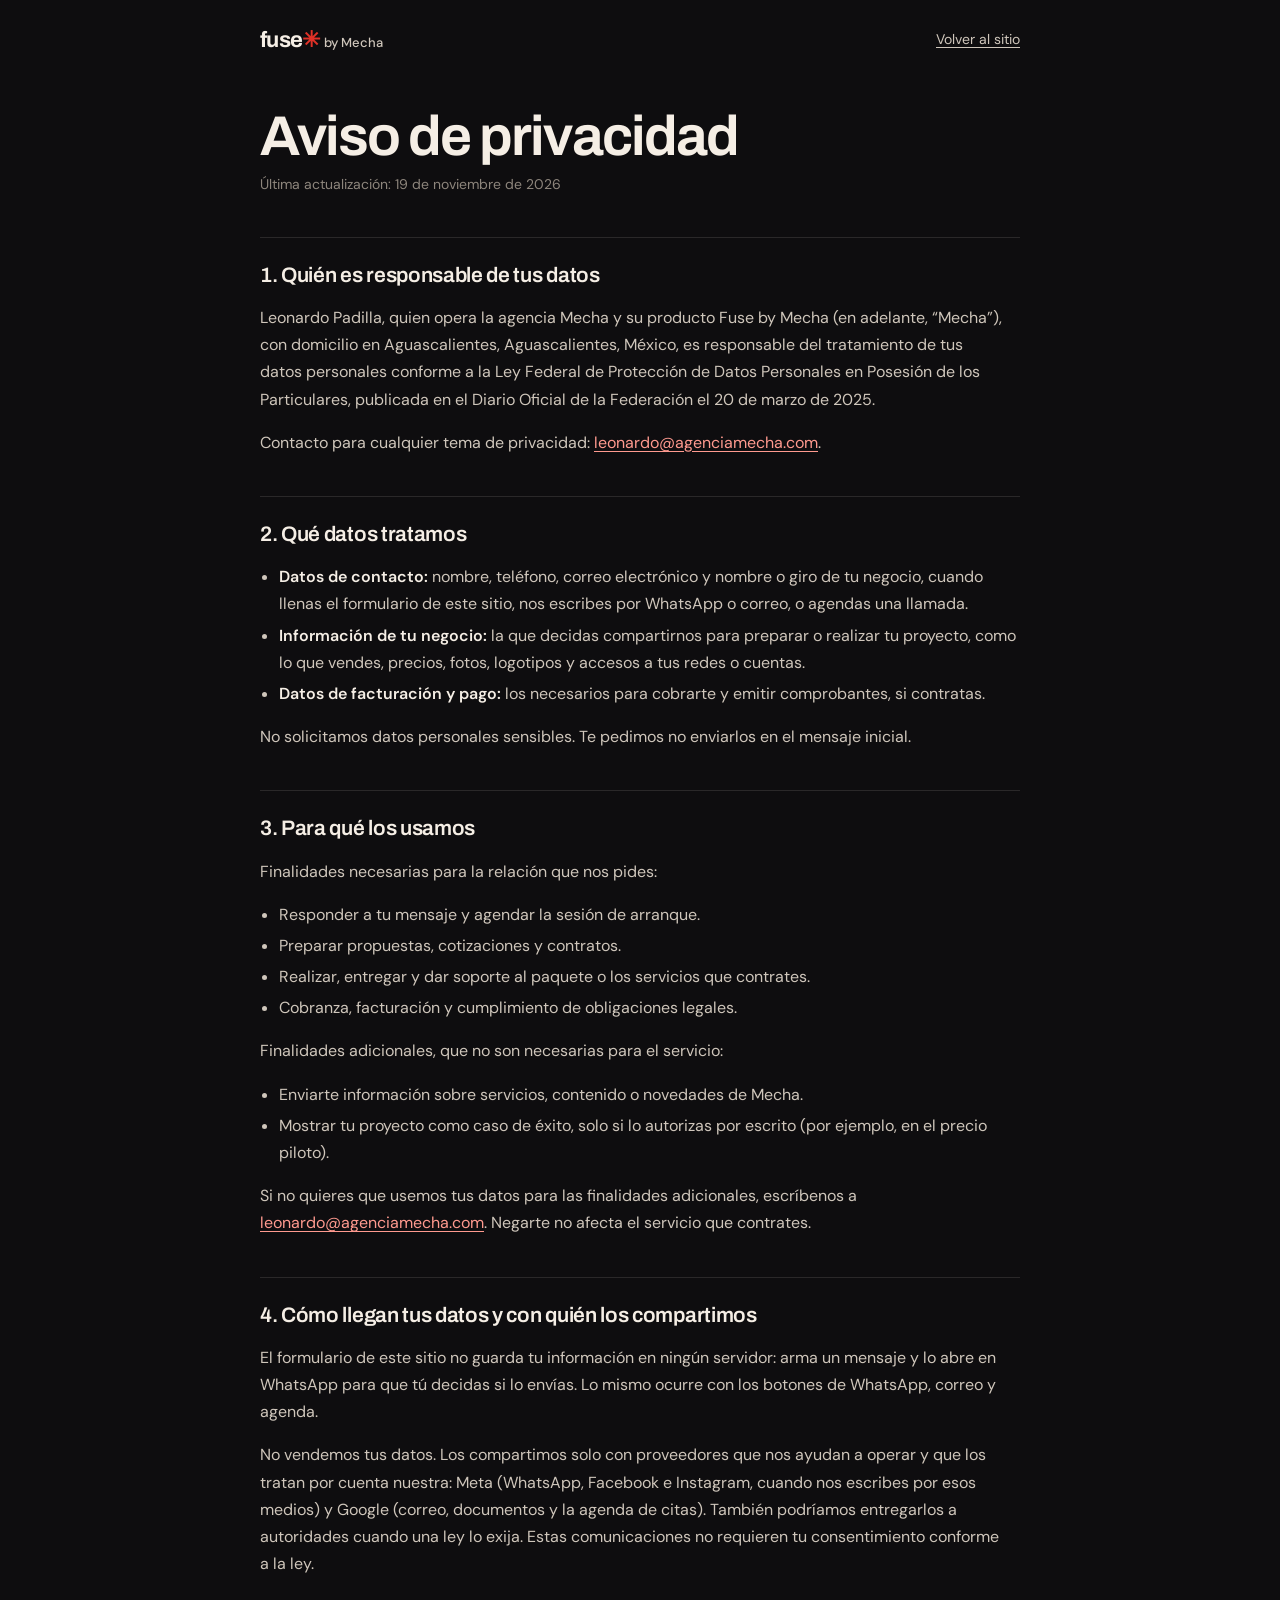
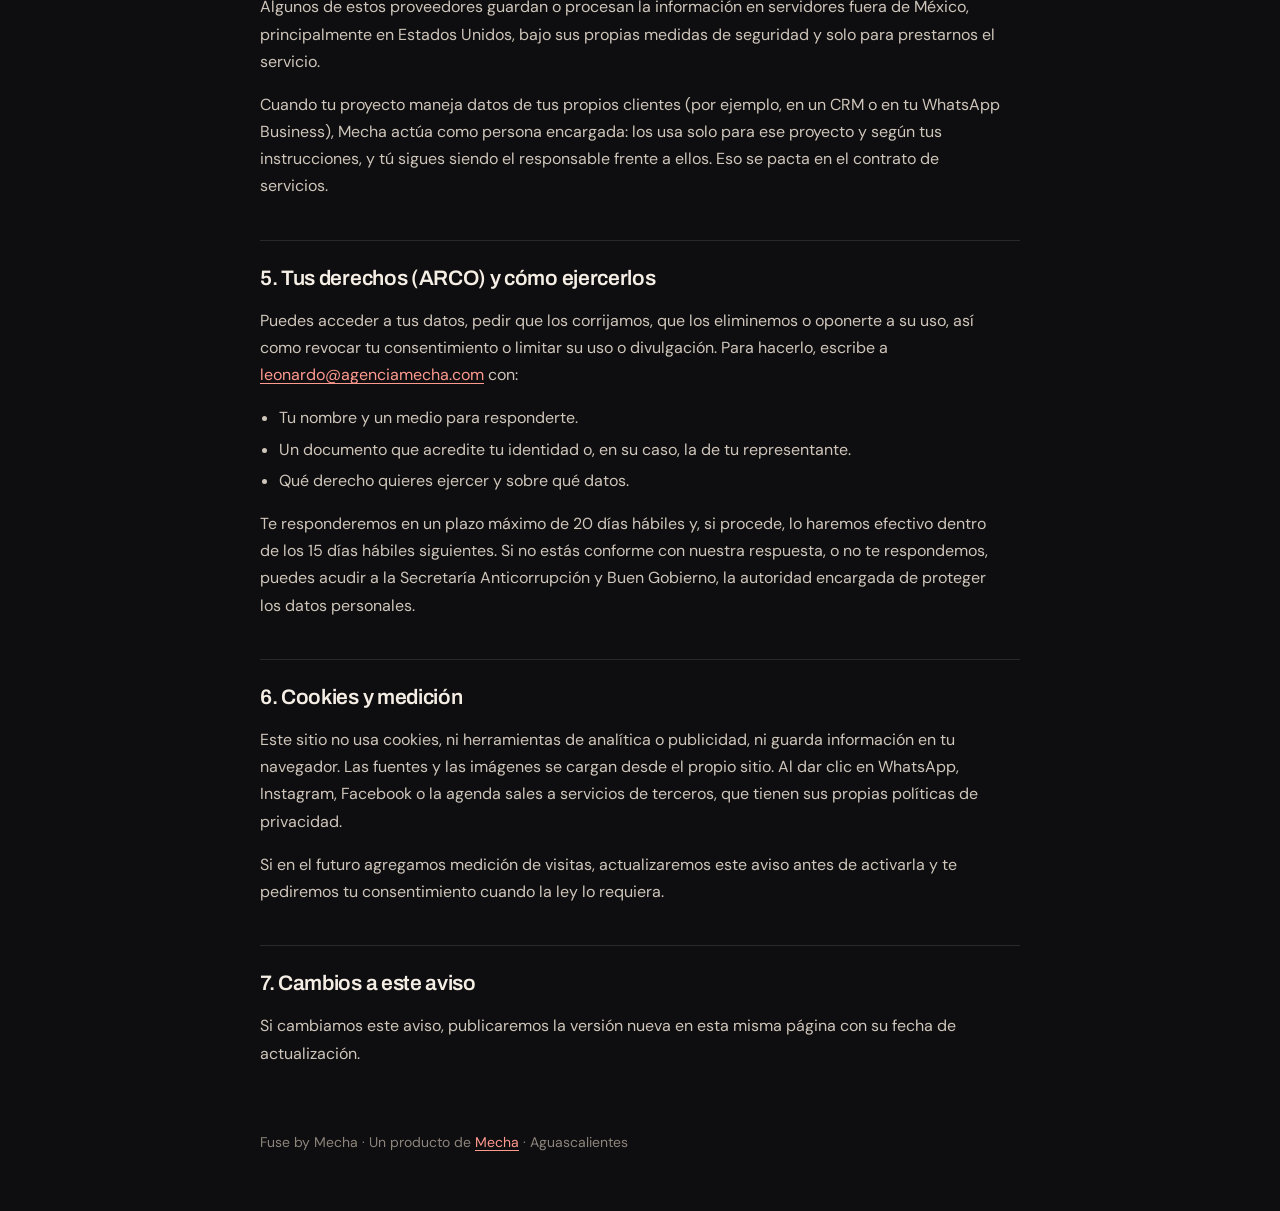
<file: aviso-de-privacidad.html>
<!doctype html>
<html lang="es-MX">
  <head>
    <meta charset="utf-8" />
    <meta name="viewport" content="width=device-width, initial-scale=1" />
    <title>Aviso de privacidad · Fuse by Mecha</title>
    <meta
      name="description"
      content="Aviso de privacidad integral de Fuse by Mecha, producto de Mecha en Aguascalientes."
    />
    <meta name="theme-color" content="#0E0D0F" />
    <link rel="icon" href="assets/favicon.svg" type="image/svg+xml" />
    <link rel="stylesheet" href="legal.css" />
  </head>
  <body>
    <header>
      <a class="marca" href="./">fuse<span>✳</span><small>by Mecha</small></a>
      <a class="volver" href="./">Volver al sitio</a>
    </header>
    <main>
      <h1>Aviso de privacidad</h1>
      <p class="fecha">Última actualización: 19 de noviembre de 2026</p>

      <h2>1. Quién es responsable de tus datos</h2>
      <p>
        Leonardo Padilla, quien opera la agencia Mecha y su producto Fuse by Mecha (en adelante, “Mecha”), con domicilio
        en Aguascalientes, Aguascalientes, México, es responsable del tratamiento de tus datos personales conforme a la
        Ley Federal de Protección de Datos Personales en Posesión de los Particulares, publicada en el Diario Oficial de
        la Federación el 20 de marzo de 2025.
      </p>
      <p>
        Contacto para cualquier tema de privacidad:
        <a href="mailto:leonardo@agenciamecha.com">leonardo@agenciamecha.com</a>.
      </p>

      <h2>2. Qué datos tratamos</h2>
      <ul>
        <li>
          <strong>Datos de contacto:</strong> nombre, teléfono, correo electrónico y nombre o giro de tu negocio, cuando
          llenas el formulario de este sitio, nos escribes por WhatsApp o correo, o agendas una llamada.
        </li>
        <li>
          <strong>Información de tu negocio:</strong> la que decidas compartirnos para preparar o realizar tu proyecto,
          como lo que vendes, precios, fotos, logotipos y accesos a tus redes o cuentas.
        </li>
        <li>
          <strong>Datos de facturación y pago:</strong> los necesarios para cobrarte y emitir comprobantes, si
          contratas.
        </li>
      </ul>
      <p>No solicitamos datos personales sensibles. Te pedimos no enviarlos en el mensaje inicial.</p>

      <h2>3. Para qué los usamos</h2>
      <p>Finalidades necesarias para la relación que nos pides:</p>
      <ul>
        <li>Responder a tu mensaje y agendar la sesión de arranque.</li>
        <li>Preparar propuestas, cotizaciones y contratos.</li>
        <li>Realizar, entregar y dar soporte al paquete o los servicios que contrates.</li>
        <li>Cobranza, facturación y cumplimiento de obligaciones legales.</li>
      </ul>
      <p>Finalidades adicionales, que no son necesarias para el servicio:</p>
      <ul>
        <li>Enviarte información sobre servicios, contenido o novedades de Mecha.</li>
        <li>
          Mostrar tu proyecto como caso de éxito, solo si lo autorizas por escrito (por ejemplo, en el precio piloto).
        </li>
      </ul>
      <p>
        Si no quieres que usemos tus datos para las finalidades adicionales, escríbenos a
        <a href="mailto:leonardo@agenciamecha.com">leonardo@agenciamecha.com</a>. Negarte no afecta el servicio que
        contrates.
      </p>

      <h2>4. Cómo llegan tus datos y con quién los compartimos</h2>
      <p>
        El formulario de este sitio no guarda tu información en ningún servidor: arma un mensaje y lo abre en WhatsApp
        para que tú decidas si lo envías. Lo mismo ocurre con los botones de WhatsApp, correo y agenda.
      </p>
      <p>
        No vendemos tus datos. Los compartimos solo con proveedores que nos ayudan a operar y que los tratan por cuenta
        nuestra: Meta (WhatsApp, Facebook e Instagram, cuando nos escribes por esos medios) y Google (correo, documentos
        y la agenda de citas). También podríamos entregarlos a autoridades cuando una ley lo exija. Estas comunicaciones
        no requieren tu consentimiento conforme a la ley.
      </p>
      <p>
        Algunos de estos proveedores guardan o procesan la información en servidores fuera de México, principalmente en
        Estados Unidos, bajo sus propias medidas de seguridad y solo para prestarnos el servicio.
      </p>
      <p>
        Cuando tu proyecto maneja datos de tus propios clientes (por ejemplo, en un CRM o en tu WhatsApp Business),
        Mecha actúa como persona encargada: los usa solo para ese proyecto y según tus instrucciones, y tú sigues siendo
        el responsable frente a ellos. Eso se pacta en el contrato de servicios.
      </p>

      <h2>5. Tus derechos (ARCO) y cómo ejercerlos</h2>
      <p>
        Puedes acceder a tus datos, pedir que los corrijamos, que los eliminemos o oponerte a su uso, así como revocar
        tu consentimiento o limitar su uso o divulgación. Para hacerlo, escribe a
        <a href="mailto:leonardo@agenciamecha.com">leonardo@agenciamecha.com</a> con:
      </p>
      <ul>
        <li>Tu nombre y un medio para responderte.</li>
        <li>Un documento que acredite tu identidad o, en su caso, la de tu representante.</li>
        <li>Qué derecho quieres ejercer y sobre qué datos.</li>
      </ul>
      <p>
        Te responderemos en un plazo máximo de 20 días hábiles y, si procede, lo haremos efectivo dentro de los 15 días
        hábiles siguientes. Si no estás conforme con nuestra respuesta, o no te respondemos, puedes acudir a la
        Secretaría Anticorrupción y Buen Gobierno, la autoridad encargada de proteger los datos personales.
      </p>

      <h2>6. Cookies y medición</h2>
      <p>
        Este sitio no usa cookies, ni herramientas de analítica o publicidad, ni guarda información en tu navegador. Las
        fuentes y las imágenes se cargan desde el propio sitio. Al dar clic en WhatsApp, Instagram, Facebook o la agenda
        sales a servicios de terceros, que tienen sus propias políticas de privacidad.
      </p>
      <p>
        Si en el futuro agregamos medición de visitas, actualizaremos este aviso antes de activarla y te pediremos tu
        consentimiento cuando la ley lo requiera.
      </p>

      <h2>7. Cambios a este aviso</h2>
      <p>Si cambiamos este aviso, publicaremos la versión nueva en esta misma página con su fecha de actualización.</p>
    </main>
    <footer>
      Fuse by Mecha · Un producto de <a href="https://agenciamecha.com/" target="_blank" rel="noopener">Mecha</a> ·
      Aguascalientes
    </footer>
  </body>
</html>
</file>
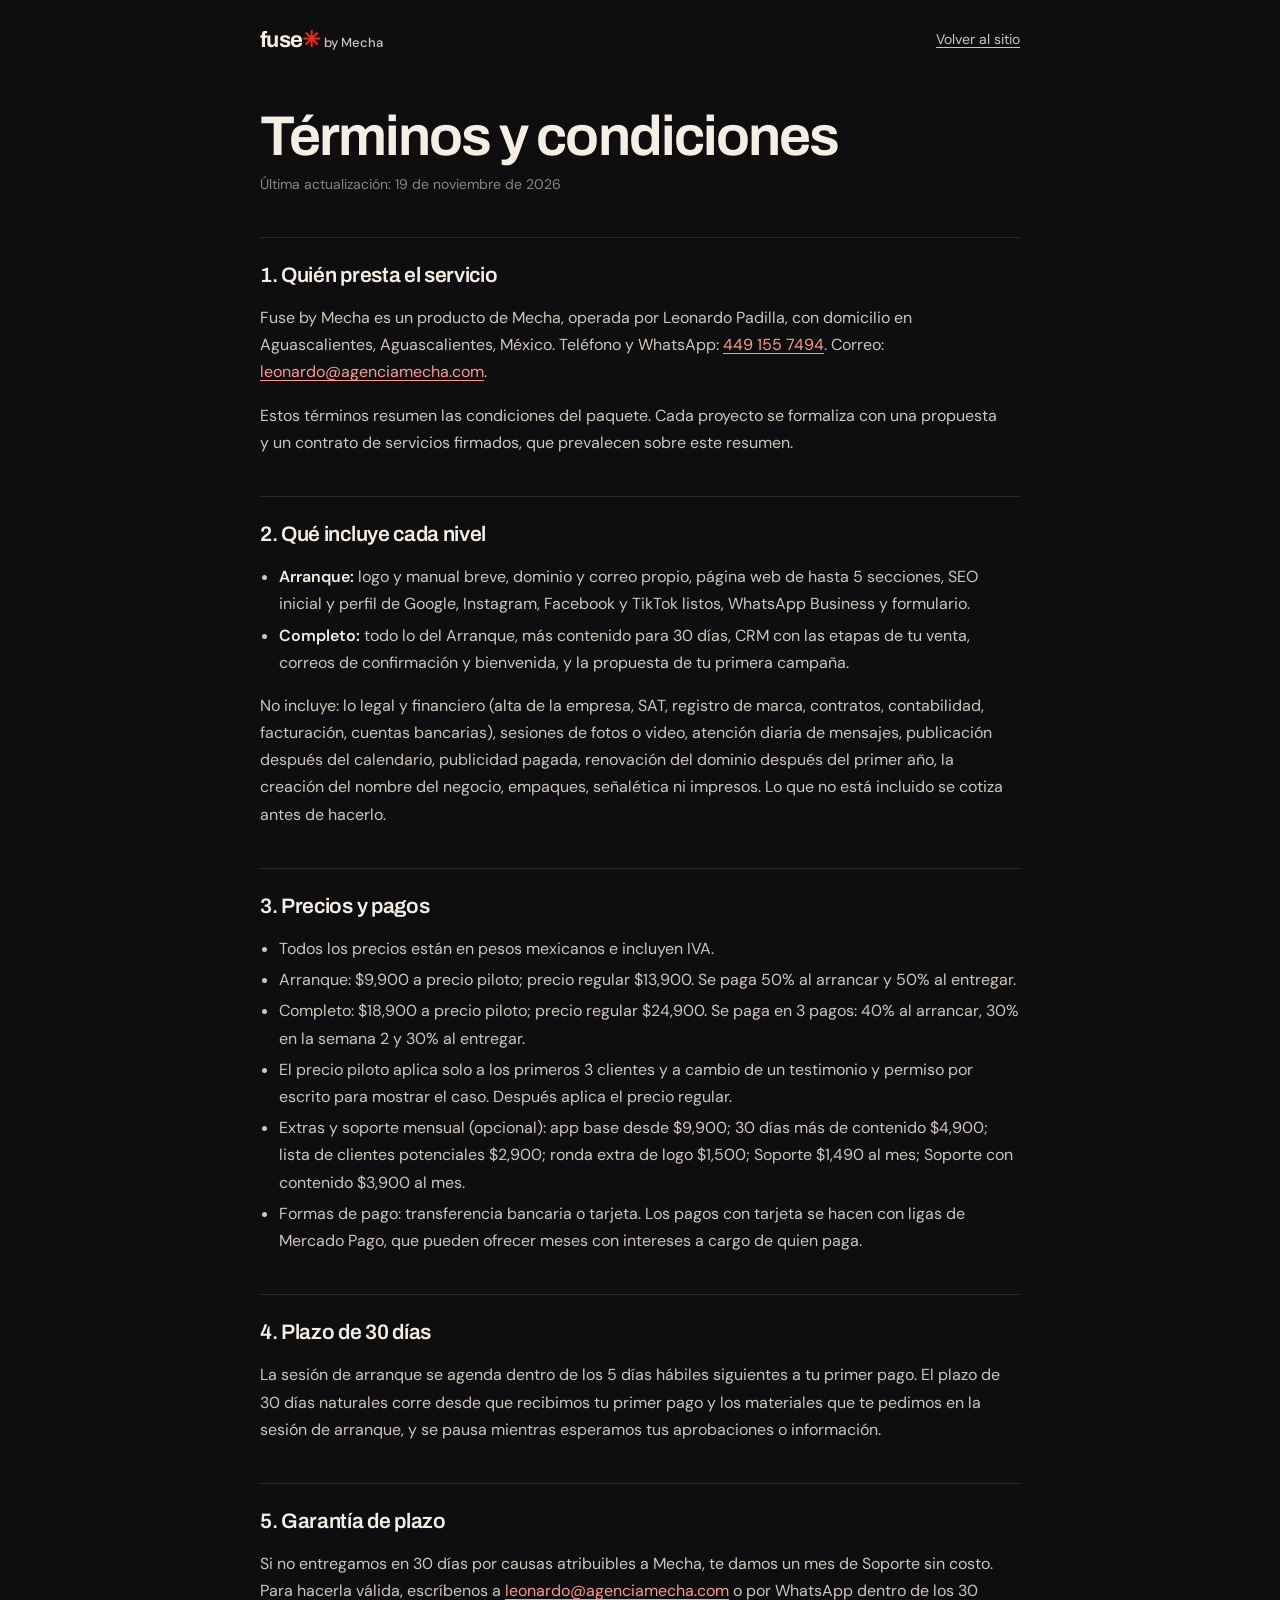
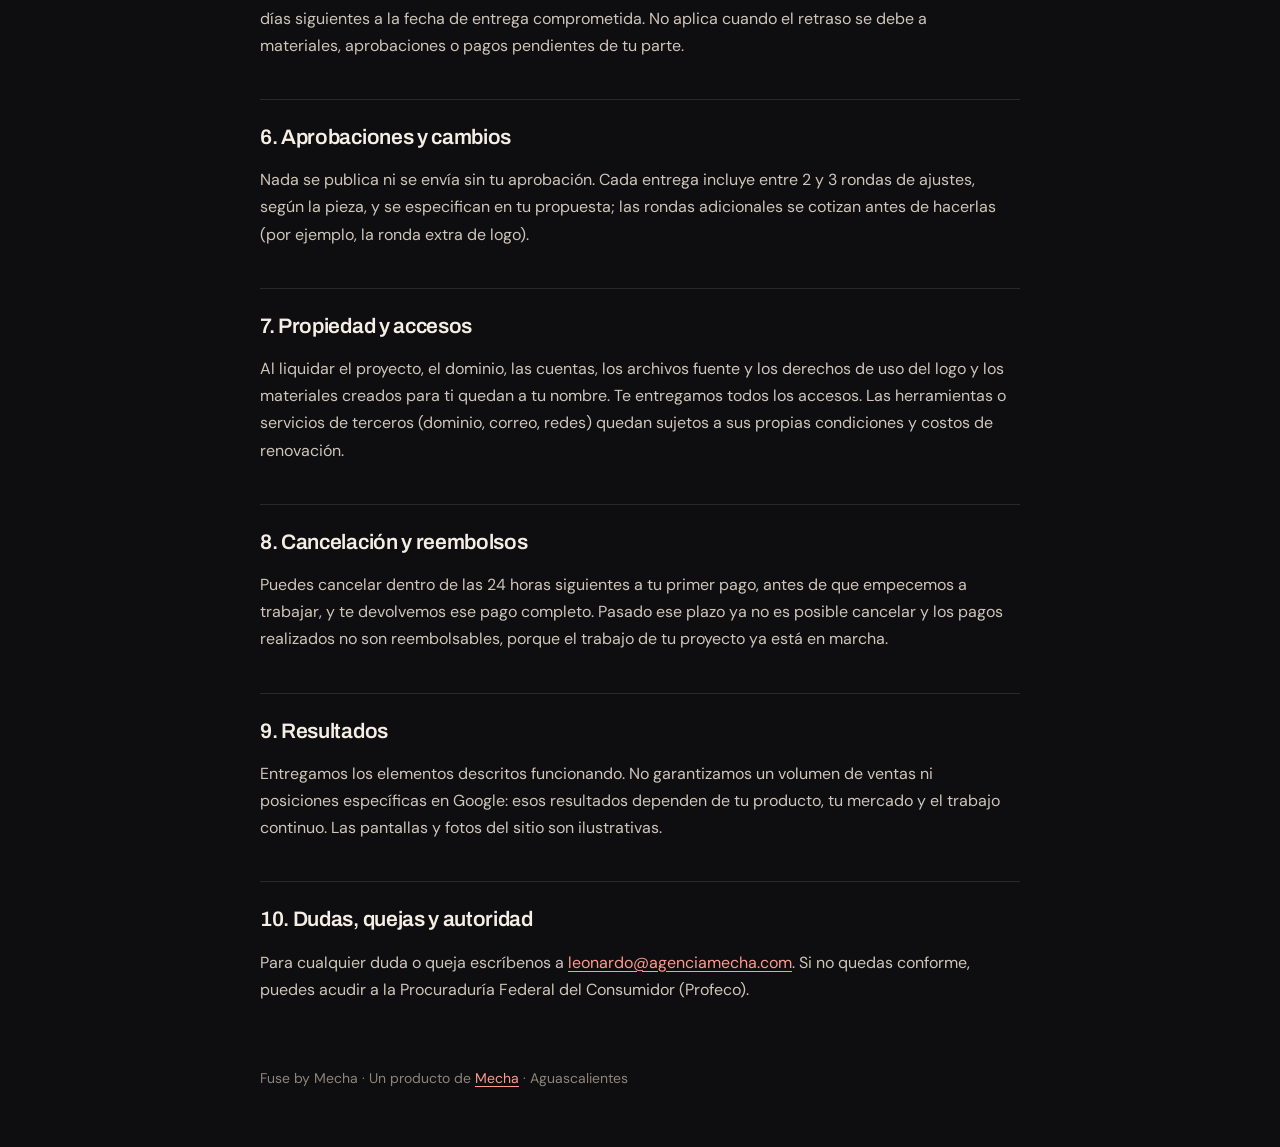
<file: terminos.html>
<!doctype html>
<html lang="es-MX">
  <head>
    <meta charset="utf-8" />
    <meta name="viewport" content="width=device-width, initial-scale=1" />
    <title>Términos y condiciones · Fuse by Mecha</title>
    <meta
      name="description"
      content="Condiciones del paquete Negocio Listo en 30 Días de Fuse by Mecha: alcance, precios, pagos, plazos y garantía."
    />
    <meta name="theme-color" content="#0E0D0F" />
    <link rel="icon" href="assets/favicon.svg" type="image/svg+xml" />
    <link rel="stylesheet" href="legal.css" />
  </head>
  <body>
    <header>
      <a class="marca" href="./">fuse<span>✳</span><small>by Mecha</small></a>
      <a class="volver" href="./">Volver al sitio</a>
    </header>
    <main>
      <h1>Términos y condiciones</h1>
      <p class="fecha">Última actualización: 19 de noviembre de 2026</p>

      <h2>1. Quién presta el servicio</h2>
      <p>
        Fuse by Mecha es un producto de Mecha, operada por Leonardo Padilla, con domicilio en Aguascalientes,
        Aguascalientes, México. Teléfono y WhatsApp: <a href="https://wa.me/524491557494">449 155 7494</a>. Correo:
        <a href="mailto:leonardo@agenciamecha.com">leonardo@agenciamecha.com</a>.
      </p>
      <p>
        Estos términos resumen las condiciones del paquete. Cada proyecto se formaliza con una propuesta y un contrato
        de servicios firmados, que prevalecen sobre este resumen.
      </p>

      <h2>2. Qué incluye cada nivel</h2>
      <ul>
        <li>
          <strong>Arranque:</strong> logo y manual breve, dominio y correo propio, página web de hasta 5 secciones, SEO
          inicial y perfil de Google, Instagram, Facebook y TikTok listos, WhatsApp Business y formulario.
        </li>
        <li>
          <strong>Completo:</strong> todo lo del Arranque, más contenido para 30 días, CRM con las etapas de tu venta,
          correos de confirmación y bienvenida, y la propuesta de tu primera campaña.
        </li>
      </ul>
      <p>
        No incluye: lo legal y financiero (alta de la empresa, SAT, registro de marca, contratos, contabilidad,
        facturación, cuentas bancarias), sesiones de fotos o video, atención diaria de mensajes, publicación después del
        calendario, publicidad pagada, renovación del dominio después del primer año, la creación del nombre del
        negocio, empaques, señalética ni impresos. Lo que no está incluido se cotiza antes de hacerlo.
      </p>

      <h2>3. Precios y pagos</h2>
      <ul>
        <li>Todos los precios están en pesos mexicanos e incluyen IVA.</li>
        <li>Arranque: $9,900 a precio piloto; precio regular $13,900. Se paga 50% al arrancar y 50% al entregar.</li>
        <li>
          Completo: $18,900 a precio piloto; precio regular $24,900. Se paga en 3 pagos: 40% al arrancar, 30% en la
          semana 2 y 30% al entregar.
        </li>
        <li>
          El precio piloto aplica solo a los primeros 3 clientes y a cambio de un testimonio y permiso por escrito para
          mostrar el caso. Después aplica el precio regular.
        </li>
        <li>
          Extras y soporte mensual (opcional): app base desde $9,900; 30 días más de contenido $4,900; lista de clientes
          potenciales $2,900; ronda extra de logo $1,500; Soporte $1,490 al mes; Soporte con contenido $3,900 al mes.
        </li>
        <li>
          Formas de pago: transferencia bancaria o tarjeta. Los pagos con tarjeta se hacen con ligas de Mercado Pago,
          que pueden ofrecer meses con intereses a cargo de quien paga.
        </li>
      </ul>

      <h2>4. Plazo de 30 días</h2>
      <p>
        La sesión de arranque se agenda dentro de los 5 días hábiles siguientes a tu primer pago. El plazo de 30 días
        naturales corre desde que recibimos tu primer pago y los materiales que te pedimos en la sesión de arranque, y
        se pausa mientras esperamos tus aprobaciones o información.
      </p>

      <h2>5. Garantía de plazo</h2>
      <p>
        Si no entregamos en 30 días por causas atribuibles a Mecha, te damos un mes de Soporte sin costo. Para hacerla
        válida, escríbenos a <a href="mailto:leonardo@agenciamecha.com">leonardo@agenciamecha.com</a> o por WhatsApp
        dentro de los 30 días siguientes a la fecha de entrega comprometida. No aplica cuando el retraso se debe a
        materiales, aprobaciones o pagos pendientes de tu parte.
      </p>

      <h2>6. Aprobaciones y cambios</h2>
      <p>
        Nada se publica ni se envía sin tu aprobación. Cada entrega incluye entre 2 y 3 rondas de ajustes, según la
        pieza, y se especifican en tu propuesta; las rondas adicionales se cotizan antes de hacerlas (por ejemplo, la
        ronda extra de logo).
      </p>

      <h2>7. Propiedad y accesos</h2>
      <p>
        Al liquidar el proyecto, el dominio, las cuentas, los archivos fuente y los derechos de uso del logo y los
        materiales creados para ti quedan a tu nombre. Te entregamos todos los accesos. Las herramientas o servicios de
        terceros (dominio, correo, redes) quedan sujetos a sus propias condiciones y costos de renovación.
      </p>

      <h2>8. Cancelación y reembolsos</h2>
      <p>
        Puedes cancelar dentro de las 24 horas siguientes a tu primer pago, antes de que empecemos a trabajar, y te
        devolvemos ese pago completo. Pasado ese plazo ya no es posible cancelar y los pagos realizados no son
        reembolsables, porque el trabajo de tu proyecto ya está en marcha.
      </p>

      <h2>9. Resultados</h2>
      <p>
        Entregamos los elementos descritos funcionando. No garantizamos un volumen de ventas ni posiciones específicas
        en Google: esos resultados dependen de tu producto, tu mercado y el trabajo continuo. Las pantallas y fotos del
        sitio son ilustrativas.
      </p>

      <h2>10. Dudas, quejas y autoridad</h2>
      <p>
        Para cualquier duda o queja escríbenos a
        <a href="mailto:leonardo@agenciamecha.com">leonardo@agenciamecha.com</a>. Si no quedas conforme, puedes acudir a
        la Procuraduría Federal del Consumidor (Profeco).
      </p>
    </main>
    <footer>
      Fuse by Mecha · Un producto de <a href="https://agenciamecha.com/" target="_blank" rel="noopener">Mecha</a> ·
      Aguascalientes
    </footer>
  </body>
</html>
</file>
<file: style.css>
@font-face {
  font-family: "Archivo";
  src: url("assets/Archivo-VF.woff2") format("woff2");
  font-weight: 100 900;
  font-stretch: 62% 125%;
  font-display: swap;
}
@font-face {
  font-family: "DM Sans";
  src: url("assets/DMSans-VF.woff2") format("woff2");
  font-weight: 100 1000;
  font-display: swap;
}

:root {
  --fondo: #0e0d0f;
  --fondo-2: #151417;
  --superficie: #1b191d;
  --crema: #f5eee5;
  --crema-2: #cfc6bb;
  --tenue: #8d857c;
  --linea: rgba(245, 238, 229, 0.12);
  --linea-fuerte: rgba(245, 238, 229, 0.22);
  --rojo: #e03127;
  --rojo-vivo: #ff4a36;
  --brasa: #ff8a3d;
  --tinta: #16161a;
  --rojo-texto: #ff9a8f;
  --chispa: #ffd9a8;
  --crema-luz: #fbf7f1;
  --rojot: #c0241a;
  --rojo-hondo: #a01d14;

  --display: "Archivo", "Helvetica Neue", Arial, sans-serif;
  --texto: "DM Sans", "Helvetica Neue", Arial, sans-serif;

  --ancho: 1240px;
  --margen: clamp(16px, 4vw, 40px);
  --seccion: clamp(96px, 13vw, 176px);
  --radio: 22px;
  --salida: cubic-bezier(0.16, 1, 0.3, 1);
}

*,
*::before,
*::after {
  box-sizing: border-box;
}
html {
  -webkit-text-size-adjust: 100%;
  scroll-behavior: smooth;
  scroll-padding-top: 96px;
  background: var(--fondo);
  color-scheme: dark;
  scrollbar-color: #3a363c var(--fondo);
}
body {
  margin: 0;
  background: var(--fondo);
  color: var(--crema);
  font-family: var(--texto);
  font-size: 17px;
  line-height: 1.6;
  -webkit-font-smoothing: antialiased;
  text-rendering: optimizeLegibility;
  overflow-x: clip;
}
::selection {
  background: var(--rojo);
  color: var(--crema);
}
img,
svg {
  display: block;
  max-width: 100%;
}
a {
  color: inherit;
  text-underline-offset: 0.22em;
  text-decoration-thickness: 1px;
}
:focus-visible {
  outline: 2px solid var(--rojo-vivo);
  outline-offset: 3px;
  border-radius: 6px;
}
h1,
h2,
h3 {
  margin: 0;
  font-family: var(--display);
  font-weight: 600;
  text-wrap: balance;
}
p {
  margin: 0;
}
ul,
ol {
  margin: 0;
  padding: 0;
  list-style: none;
}
.sr {
  position: absolute;
  width: 1px;
  height: 1px;
  overflow: hidden;
  clip: rect(0 0 0 0);
  white-space: nowrap;
}
.saltar {
  position: absolute;
  left: 16px;
  top: -60px;
  z-index: 100;
  padding: 10px 16px;
  background: var(--crema);
  color: var(--tinta);
  border-radius: 99px;
}
.saltar:focus {
  top: 16px;
}
.contenedor {
  width: min(var(--ancho), 100% - 2 * var(--margen));
  margin-inline: auto;
}
.tenue {
  color: var(--tenue);
}

/* Píldoras */
.pildora {
  display: inline-flex;
  align-items: center;
  justify-content: center;
  gap: 8px;
  min-height: 48px;
  padding: 0 24px;
  border-radius: 999px;
  border: 1px solid transparent;
  font: 600 15px/1 var(--texto);
  text-decoration: none;
  cursor: pointer;
  white-space: nowrap;
  transition:
    transform 160ms var(--salida),
    background-color 0.2s ease,
    border-color 0.2s ease,
    box-shadow 0.3s ease;
}
.pildora svg {
  width: 16px;
  height: 16px;
}
.pildora:active {
  transform: scale(0.97);
}
.pildora-clara {
  background: var(--crema);
  color: var(--tinta);
  box-shadow: 0 8px 28px -10px rgba(245, 238, 229, 0.5);
}
.pildora-borde {
  border-color: var(--linea-fuerte);
  color: var(--crema);
  background: rgba(14, 13, 15, 0.35);
}
.pildora-roja {
  background: var(--rojot);
  color: var(--crema);
  box-shadow: 0 10px 24px -14px rgba(0, 0, 0, 0.9);
}
.pildora-chica {
  min-height: 40px;
  padding: 0 18px;
  font-size: 14px;
}
.pildora-ancha {
  width: 100%;
}
@media (hover: hover) and (pointer: fine) {
  .pildora-clara:hover {
    background: var(--crema-luz);
  }
  .pildora-borde:hover {
    border-color: var(--crema);
  }
  .pildora-roja:hover {
    background: var(--rojo-hondo);
  }
}

/* Marca */
.marca {
  display: inline-flex;
  align-items: center;
  gap: 7px;
  text-decoration: none;
}
.marca {
  align-items: flex-start;
}
.marca-fuse {
  font: 800 25px/0.9 var(--display);
  letter-spacing: -0.055em;
}
.marca-estrella {
  width: 10px;
  height: 11px;
  margin: 1px 0 0 -3px;
  fill: #ff6152;
}
.marca-by {
  align-self: flex-end;
}
.marca-by {
  font: 500 13px/1 var(--texto);
  color: var(--crema-2);
}

/* Nav */
.nav {
  position: fixed;
  top: 16px;
  left: 50%;
  z-index: 50;
  transform: translateX(-50%);
  width: min(920px, 100% - 32px);
  display: flex;
  align-items: center;
  justify-content: space-between;
  gap: 16px;
  padding: 8px 8px 8px 22px;
  border: 1px solid var(--linea);
  border-radius: 999px;
  background: rgba(14, 13, 15, 0.55);
  backdrop-filter: blur(16px) saturate(140%);
  -webkit-backdrop-filter: blur(16px) saturate(140%);
  transition:
    background-color 0.3s ease,
    border-color 0.3s ease;
}
.nav.con-fondo {
  background: rgba(14, 13, 15, 0.85);
  border-color: var(--linea-fuerte);
}
.nav-links {
  display: flex;
  gap: 4px;
}
.nav-links a {
  padding: 8px 14px;
  border-radius: 99px;
  font-size: 14px;
  color: var(--crema-2);
  text-decoration: none;
  transition:
    color 0.2s ease,
    background-color 0.2s ease;
}
@media (hover: hover) and (pointer: fine) {
  .nav-links a:hover {
    color: var(--crema);
    background: rgba(245, 238, 229, 0.06);
  }
}

/* Portada */
.hero {
  position: relative;
  min-height: var(--alto-hero, 100svh);
  display: grid;
  place-items: center;
  padding: 140px var(--margen) 140px;
  isolation: isolate;
  overflow: hidden;
}
.hero-red {
  position: absolute;
  inset: 0;
  z-index: -1;
  background: radial-gradient(ellipse 60% 50% at 18% 30%, rgba(224, 49, 39, 0.14), transparent 70%),
    radial-gradient(ellipse 50% 45% at 88% 70%, rgba(224, 49, 39, 0.1), transparent 70%),
    linear-gradient(180deg, #0b0a0c, var(--fondo));
}
.hero-red canvas {
  position: absolute;
  inset: 0;
  width: 100%;
  height: 100%;
}
.hero-red::after {
  content: "";
  position: absolute;
  inset: 0;
  pointer-events: none;
  background: radial-gradient(ellipse 46% 40% at 50% 50%, rgba(14, 13, 15, 0.82), rgba(14, 13, 15, 0) 75%),
    linear-gradient(180deg, rgba(14, 13, 15, 0) 70%, var(--fondo) 100%);
}
.hero-cuerpo {
  max-width: 1080px;
  text-align: center;
}
.hero-titulo {
  font-size: clamp(40px, 6.6vw, 96px);
  line-height: 0.94;
  letter-spacing: -0.04em;
  font-weight: 650;
  font-stretch: 92%;
}
.hero-titulo span {
  display: block;
}
.hero-titulo .tenue {
  color: rgba(245, 238, 229, 0.52);
}
.hero-texto {
  max-width: 560px;
  margin: 30px auto 0;
  font-size: clamp(16px, 1.6vw, 19px);
  color: var(--crema-2);
}
.hero-dato {
  margin-top: 22px;
  font-size: 14px;
  color: var(--crema-2);
  font-variant-numeric: tabular-nums;
}
.hero-acciones {
  display: flex;
  justify-content: center;
  flex-wrap: wrap;
  gap: 12px;
  margin-top: 36px;
}
.js .hero-cuerpo > * {
  animation: subir 1s var(--salida) both;
}
.js .hero-cuerpo > :nth-child(2) {
  animation-delay: 0.08s;
}
.js .hero-cuerpo > :nth-child(3) {
  animation-delay: 0.18s;
}
.js .hero-cuerpo > :nth-child(4) {
  animation-delay: 0.26s;
}
@keyframes subir {
  from {
    opacity: 0;
    transform: translateY(10px);
    filter: blur(6px);
  }
}
@media (max-width: 720px) {
  /* En celular la entrada es solo fundido: sin desplazamiento que se sienta como empujón */
  @keyframes subir {
    from {
      opacity: 0;
      filter: blur(6px);
    }
  }
}

/* Mecha de la portada */
.hero-mecha {
  position: absolute;
  left: 50%;
  bottom: 40px;
  transform: translateX(-50%);
  width: min(var(--ancho), 100% - 2 * var(--margen));
  display: flex;
  align-items: center;
  gap: 16px;
  font: 500 13px/1 var(--texto);
  color: var(--crema-2);
}
.hm-dia {
  white-space: nowrap;
}
.hm-fin {
  color: var(--crema);
}
.hm-linea {
  position: relative;
  flex: 1;
  height: 2px;
  background: repeating-linear-gradient(90deg, var(--linea-fuerte) 0 6px, transparent 6px 10px);
}
.hm-quemado {
  position: absolute;
  inset: 0 auto 0 0;
  width: 100%;
  transform: scaleX(0);
  transform-origin: left center;
  background: linear-gradient(90deg, rgba(224, 49, 39, 0.2), var(--rojo));
  animation: quemar 9s cubic-bezier(0.45, 0, 0.2, 1) 0.6s infinite;
}
.hm-pista {
  position: absolute;
  inset: 0;
  animation: chispa 9s cubic-bezier(0.45, 0, 0.2, 1) 0.6s infinite;
}
.hm-chispa {
  position: absolute;
  top: 50%;
  left: 0;
  width: 10px;
  height: 10px;
  margin: -5px 0 0 -5px;
  border-radius: 50%;
  background: var(--chispa);
  box-shadow:
    0 0 6px 2px var(--brasa),
    0 0 18px 6px rgba(224, 49, 39, 0.6);
}
@keyframes quemar {
  0% {
    transform: scaleX(0);
  }
  85%,
  100% {
    transform: scaleX(1);
  }
}
@keyframes chispa {
  0% {
    transform: translateX(0);
    opacity: 1;
  }
  85% {
    transform: translateX(100%);
    opacity: 1;
  }
  95%,
  100% {
    transform: translateX(100%);
    opacity: 0;
  }
}

/* Secciones */
.seccion {
  padding-block: var(--seccion);
}
.titulo {
  font-size: clamp(34px, 5vw, 64px);
  line-height: 1.02;
  letter-spacing: -0.035em;
}
.titulo .tenue {
  display: block;
}
.titulo-grande {
  font-size: clamp(38px, 6.4vw, 88px);
  line-height: 0.98;
}
.titulo-centro {
  text-align: center;
  max-width: 940px;
  margin-inline: auto;
}
.bajada {
  max-width: 460px;
  color: var(--crema-2);
}
.bajada-centro {
  margin: 28px auto 0;
  text-align: center;
  max-width: 560px;
}
.encabezado {
  margin-bottom: clamp(48px, 6vw, 80px);
}
.encabezado-partido {
  display: grid;
  grid-template-columns: minmax(0, 1.5fr) minmax(0, 1fr);
  align-items: end;
  gap: 40px;
}

/* Rejilla de entregables */
.rejilla {
  display: grid;
  grid-template-columns: repeat(3, 1fr);
  border: 1px solid var(--linea);
  border-radius: var(--radio);
  overflow: hidden;
  background: linear-gradient(180deg, rgba(245, 238, 229, 0.025), rgba(245, 238, 229, 0));
}
.rejilla li {
  padding: clamp(28px, 3vw, 40px);
  min-height: 210px;
  display: flex;
  flex-direction: column;
  justify-content: flex-end;
  gap: 10px;
  border-right: 1px solid var(--linea);
  border-bottom: 1px solid var(--linea);
  transition: background-color 0.4s ease;
}
.rejilla li:nth-child(3n) {
  border-right: 0;
}
.rejilla li:nth-last-child(-n + 3) {
  border-bottom: 0;
}
.llega {
  align-self: flex-start;
  margin-top: 18px;
  padding: 5px 10px;
  border: 1px solid var(--linea-fuerte);
  border-radius: 99px;
  font-size: 12px;
  font-weight: 600;
  color: var(--crema-2);
  font-variant-numeric: tabular-nums;
}
.rejilla li:last-child .llega {
  border-color: rgba(224, 49, 39, 0.6);
  color: var(--rojo-texto);
}
.rejilla h3 {
  margin-top: 0;
  font-size: 23px;
  letter-spacing: -0.02em;
}
.rejilla p {
  font-size: 15px;
  color: var(--tenue);
  max-width: 300px;
}
@media (hover: hover) and (pointer: fine) {
  .rejilla li:hover {
    background: rgba(224, 49, 39, 0.06);
  }
}

/* Para quién */
.seccion-quien .titulo {
  margin-bottom: clamp(48px, 6vw, 80px);
}
.quien-carril {
  width: min(1400px, 100% - 2 * var(--margen));
  margin-inline: auto;
  display: grid;
  grid-template-columns: repeat(4, 1fr);
  gap: 14px;
}
.quien {
  position: relative;
  margin: 0;
  border-radius: var(--radio);
  overflow: hidden;
  aspect-ratio: 4 / 5;
  border: 1px solid var(--linea);
  isolation: isolate;
}
.quien img {
  position: absolute;
  inset: 0;
  width: 100%;
  height: 100%;
  object-fit: cover;
  z-index: -1;
  transition:
    transform 1.2s var(--salida),
    filter 0.6s ease;
  filter: brightness(0.85);
}
.quien::after {
  content: "";
  position: absolute;
  inset: 0;
  z-index: -1;
  background: linear-gradient(180deg, rgba(14, 13, 15, 0) 40%, rgba(14, 13, 15, 0.92) 100%);
}
.quien figcaption {
  position: absolute;
  inset: auto 0 0 0;
  padding: clamp(22px, 2.6vw, 32px);
}
.quien h3 {
  font-size: clamp(21px, 2vw, 26px);
  line-height: 1.1;
  letter-spacing: -0.02em;
}
.quien p {
  margin-top: 10px;
  font-size: 15px;
  color: var(--crema-2);
}
@media (hover: hover) and (pointer: fine) {
  .quien:hover img {
    transform: scale(1.04);
    filter: brightness(1);
  }
}
.nota-centro {
  max-width: 560px;
  margin: 48px auto 0;
  text-align: center;
  color: var(--crema-2);
}
.nota-foto {
  margin-top: 12px;
  text-align: center;
  font-size: 13px;
  color: var(--tenue);
}

/* Plan */
.plan {
  background: var(--fondo-2);
  border-block: 1px solid var(--linea);
}
.plan-rejilla {
  display: grid;
  grid-template-columns: minmax(0, 1fr) minmax(0, 1fr);
  gap: clamp(40px, 6vw, 96px);
}
.plan-fijo {
  position: sticky;
  top: 120px;
  align-self: start;
}
.plan-contador {
  display: flex;
  align-items: baseline;
  gap: 16px;
  margin-top: clamp(40px, 5vw, 64px);
}
.pc-dia {
  font: 500 18px/1 var(--texto);
  color: var(--tenue);
}
.pc-num {
  font: 600 clamp(120px, 16vw, 216px) / 0.8 var(--display);
  letter-spacing: -0.04em;
  font-variant-numeric: tabular-nums;
  color: var(--crema);
}
.plan-mecha {
  position: relative;
  height: 2px;
  margin-top: 36px;
  background: repeating-linear-gradient(90deg, var(--linea-fuerte) 0 6px, transparent 6px 10px);
}
.pm-quemado {
  position: absolute;
  inset: 0 auto 0 0;
  width: 100%;
  transform: scaleX(0);
  transform-origin: left center;
  background: linear-gradient(90deg, rgba(224, 49, 39, 0.25), var(--rojo));
}
.pm-chispa {
  position: absolute;
  top: 50%;
  left: 0;
  width: 22px;
  height: 22px;
  margin: -11px 0 0 -11px;
  fill: var(--brasa);
  filter: drop-shadow(0 0 8px var(--rojo));
  animation: girar 6s linear infinite;
}
.pm-chispa svg {
  width: 100%;
  height: 100%;
}
@keyframes girar {
  to {
    transform: rotate(360deg);
  }
}
.plan-nota {
  margin-top: 28px;
  max-width: 400px;
  font-size: 15px;
  color: var(--tenue);
}
.plan-pasos {
  display: flex;
  flex-direction: column;
  gap: 16px;
  padding-top: 8px;
}
.paso {
  padding: clamp(28px, 3vw, 40px);
  border: 1px solid var(--linea);
  border-radius: var(--radio);
  background: var(--superficie);
  min-height: 46vh;
  display: flex;
  flex-direction: column;
  justify-content: space-between;
  gap: 32px;
  transition:
    border-color 0.5s ease,
    opacity 0.5s ease,
    background-color 0.5s ease;
}
.js .paso h3 {
  color: var(--crema-2);
  transition: color 0.4s ease;
}
.js .paso.activo h3 {
  color: var(--crema);
}
.js .paso.activo {
  border-color: rgba(224, 49, 39, 0.5);
  background: linear-gradient(180deg, rgba(224, 49, 39, 0.08), var(--superficie) 70%);
}
.paso-dias {
  display: flex;
  align-items: baseline;
  gap: 12px;
}
.pd-num {
  font: 600 clamp(48px, 5.6vw, 80px) / 0.9 var(--display);
  letter-spacing: -0.04em;
  font-variant-numeric: tabular-nums;
  color: rgba(245, 238, 229, 0.46);
  transition: color 0.4s ease;
}
.paso.activo .pd-num,
html:not(.js) .pd-num {
  color: var(--rojo);
}
.pd-txt {
  font-size: 14px;
  color: var(--tenue);
}
.paso h3 {
  margin-top: 0;
  font-size: clamp(26px, 2.8vw, 36px);
  letter-spacing: -0.03em;
  line-height: 1.05;
}
.paso p:last-child {
  margin-top: 14px;
  color: var(--crema-2);
  max-width: 460px;
}

/* Carriles de precio */
.carriles {
  border: 1px solid var(--linea);
  border-radius: var(--radio);
  overflow: hidden;
  background: var(--fondo-2);
}
.fila {
  display: grid;
  grid-template-columns: minmax(150px, 0.8fr) 1fr 1fr;
}
.fila + .fila {
  border-top: 1px solid var(--linea);
}
.celda {
  padding: 18px 24px;
  font-size: 15px;
  color: var(--crema-2);
}
.celda + .celda {
  border-left: 1px solid var(--linea);
}
.celda-tema {
  color: var(--crema);
  font-weight: 500;
}
.celda-no svg {
  width: 16px;
  height: 16px;
  color: var(--tenue);
}
.fila-cabeza .celda {
  padding: 32px 28px;
}
.carril h3 {
  font-size: 32px;
  letter-spacing: -0.03em;
  display: flex;
  align-items: center;
  flex-wrap: wrap;
  gap: 10px;
}
.sello {
  font: 600 12px/1 var(--texto);
  padding: 6px 10px;
  border-radius: 99px;
  background: rgba(224, 49, 39, 0.16);
  color: var(--rojo-texto);
  letter-spacing: 0;
}
.carril-desc {
  margin-top: 8px;
  min-height: 3.2em;
  color: var(--tenue);
}
.precio {
  margin-top: 22px;
}
.precio-num {
  font: 600 clamp(44px, 4.8vw, 64px) / 1 var(--display);
  letter-spacing: -0.045em;
  color: var(--crema);
  font-variant-numeric: tabular-nums;
}
.precio-lista {
  margin: 8px 0 24px;
  font-size: 14px;
  color: var(--tenue);
}
.carril-fuerte {
  background: linear-gradient(180deg, rgba(224, 49, 39, 0.1), rgba(224, 49, 39, 0) 80%);
}
.nota-tabla {
  margin-top: 16px;
  font-size: 14px;
  color: var(--tenue);
}
.listas {
  display: grid;
  grid-template-columns: 1fr 1fr;
  gap: clamp(32px, 5vw, 72px);
  margin-top: clamp(64px, 8vw, 104px);
}
.lista h3 {
  font-size: 24px;
  letter-spacing: -0.02em;
  padding-bottom: 18px;
  border-bottom: 1px solid var(--linea-fuerte);
}
.lista li {
  display: flex;
  justify-content: space-between;
  align-items: baseline;
  gap: 24px;
  padding: 18px 0;
  border-bottom: 1px solid var(--linea);
  color: var(--crema-2);
  font-size: 15px;
}
.lista strong {
  color: var(--crema);
  font-weight: 600;
  white-space: nowrap;
  font-variant-numeric: tabular-nums;
}

/* Garantía */
.garantia {
  position: relative;
  overflow: hidden;
  background: radial-gradient(ellipse 50% 40% at 50% 18%, rgba(224, 49, 39, 0.12), transparent 70%);
}
.g-mecha {
  display: flex;
  width: min(720px, 100%);
  margin: 0 auto clamp(48px, 6vw, 72px);
  font-size: 13px;
  color: var(--tenue);
}
.g-tramo {
  position: relative;
  display: flex;
  justify-content: space-between;
  padding-top: 18px;
}
.g-tramo::before {
  content: "";
  position: absolute;
  top: 0;
  left: 0;
  right: 0;
  height: 2px;
}
.g-quemado {
  flex: 3;
}
.g-quemado::before {
  background: linear-gradient(90deg, rgba(224, 49, 39, 0.25), var(--rojo));
}
.g-quemado span:last-child {
  color: var(--crema);
  padding-right: 12px;
}
.g-quemado::after {
  content: "";
  position: absolute;
  top: -4px;
  right: -5px;
  width: 10px;
  height: 10px;
  border-radius: 50%;
  background: var(--chispa);
  box-shadow: 0 0 10px 3px rgba(224, 49, 39, 0.7);
}
.g-extra {
  flex: 1.4;
  justify-content: flex-end;
  color: var(--rojo-texto);
}
.g-extra::before {
  background: repeating-linear-gradient(90deg, rgba(224, 49, 39, 0.55) 0 6px, transparent 6px 10px);
}
.principios {
  display: grid;
  grid-template-columns: repeat(3, 1fr);
  margin-top: clamp(64px, 8vw, 104px);
  border-top: 1px solid var(--linea);
}
.principios li {
  padding: 32px 28px 0 0;
}
.principios li + li {
  padding-left: 28px;
  border-left: 1px solid var(--linea);
}
.principios h3 {
  font-size: 21px;
  letter-spacing: -0.02em;
}
.principios p {
  margin-top: 10px;
  font-size: 15px;
  color: var(--tenue);
  max-width: 320px;
}

/* Preguntas */
.preguntas-rejilla {
  display: grid;
  grid-template-columns: minmax(0, 0.9fr) minmax(0, 1.4fr);
  gap: clamp(40px, 6vw, 96px);
  align-items: start;
}
.preguntas-rejilla .titulo {
  position: sticky;
  top: 120px;
}
.preguntas details {
  border-bottom: 1px solid var(--linea);
}
.preguntas details:first-child {
  border-top: 1px solid var(--linea);
}
.preguntas summary {
  position: relative;
  padding: 24px 48px 24px 0;
  font: 500 clamp(17px, 1.6vw, 20px) / 1.35 var(--display);
  letter-spacing: -0.01em;
  cursor: pointer;
  list-style: none;
  transition: color 0.2s ease;
}
.preguntas summary::-webkit-details-marker {
  display: none;
}
.preguntas summary::before,
.preguntas summary::after {
  content: "";
  position: absolute;
  right: 8px;
  top: 50%;
  width: 14px;
  height: 1.6px;
  background: var(--crema-2);
  transition: transform 0.35s var(--salida);
}
.preguntas summary::after {
  transform: rotate(90deg);
}
.preguntas details[open] summary::after {
  transform: rotate(0deg);
}
@media (hover: hover) and (pointer: fine) {
  .preguntas summary:hover {
    color: var(--crema-luz);
  }
}
.preguntas details p {
  padding: 0 48px 26px 0;
  color: var(--crema-2);
  max-width: 64ch;
}

/* Arrancar */
.arrancar {
  border-top: 1px solid var(--linea);
  background: radial-gradient(ellipse 50% 60% at 15% 70%, rgba(224, 49, 39, 0.14), transparent 70%), var(--fondo);
}
.arrancar-rejilla {
  display: grid;
  grid-template-columns: minmax(0, 1fr) minmax(0, 1fr);
  gap: clamp(40px, 6vw, 96px);
  align-items: start;
}
.arrancar .bajada {
  margin-top: 28px;
}
.lugares {
  display: flex;
  align-items: center;
  gap: 10px;
  margin-top: 28px;
  font-weight: 500;
}
.lugares svg {
  width: 16px;
  height: 17px;
  fill: var(--rojo);
}
.directo {
  display: inline-flex;
  align-items: center;
  gap: 10px;
  margin-top: 20px;
  font: 600 22px/1 var(--display);
  letter-spacing: -0.02em;
  text-decoration: none;
  font-variant-numeric: tabular-nums;
}
.directo svg {
  width: 24px;
  height: 24px;
  color: var(--rojo);
}
@media (hover: hover) and (pointer: fine) {
  .directo:hover {
    text-decoration: underline;
  }
}
.form {
  display: grid;
  gap: 18px;
  padding: clamp(24px, 3vw, 36px);
  border: 1px solid var(--linea);
  border-radius: var(--radio);
  background: var(--fondo-2);
}
.form label {
  display: grid;
  gap: 8px;
  font-size: 14px;
  font-weight: 500;
  color: var(--crema-2);
}
.opc {
  color: var(--tenue);
  font-weight: 400;
}
.form input,
.form select,
.form textarea {
  width: 100%;
  min-height: 50px;
  padding: 12px 16px;
  border: 1px solid var(--linea-fuerte);
  border-radius: 14px;
  background: var(--fondo);
  color: var(--crema);
  font: 400 16px/1.4 var(--texto);
  caret-color: var(--rojo-vivo);
  transition:
    border-color 0.2s ease,
    box-shadow 0.2s ease;
}
.form textarea {
  resize: vertical;
}
.form select {
  appearance: none;
  background-image: url("data:image/svg+xml,%3Csvg xmlns='http://www.w3.org/2000/svg' width='14' height='14' viewBox='0 0 16 16'%3E%3Cpath d='m4 6 4 4 4-4' fill='none' stroke='%23cfc6bb' stroke-width='1.6' stroke-linecap='round'/%3E%3C/svg%3E");
  background-repeat: no-repeat;
  background-position: right 16px center;
}
.form input:focus,
.form select:focus,
.form textarea:focus {
  outline: none;
  border-color: var(--rojo);
  box-shadow: 0 0 0 3px rgba(224, 49, 39, 0.25);
}
.form input.error {
  border-color: var(--rojo-vivo);
}
.form button {
  margin-top: 6px;
  min-height: 54px;
}
.form-nota {
  min-height: 1.4em;
  font-size: 14px;
  color: var(--rojo-texto);
}

/* Pie */
.pie {
  border-top: 1px solid var(--linea);
  padding-block: 56px 64px;
}
.pie-rejilla {
  display: grid;
  grid-template-columns: 1.2fr 1fr 1fr;
  gap: 40px;
  font-size: 14px;
  color: var(--tenue);
}
.pie-marca p {
  margin-top: 14px;
  max-width: 300px;
}
.pie-correo,
.pie-nav a,
.redes a {
  color: var(--crema-2);
  text-decoration: none;
  transition: color 0.2s ease;
}
.pie-correo {
  display: inline-block;
  margin-top: 10px;
}
.pie-mecha p {
  max-width: 260px;
  margin-bottom: 16px;
}
.pie-mecha .pildora svg,
.ext {
  width: 13px;
  height: 13px;
}
.pie-links {
  display: grid;
  gap: 20px;
  align-content: start;
}
.redes {
  display: flex;
  gap: 18px;
}
.redes a {
  display: inline-flex;
  align-items: center;
  gap: 8px;
}
.redes svg {
  width: 18px;
  height: 18px;
}
.pie-nav {
  display: flex;
  flex-wrap: wrap;
  gap: 10px 20px;
}
@media (hover: hover) and (pointer: fine) {
  .pie-correo:hover,
  .pie-nav a:hover,
  .redes a:hover {
    color: var(--crema);
  }
}
@media (max-width: 960px) {
  .pie-rejilla {
    grid-template-columns: 1fr;
    gap: 32px;
  }
}

/* Aparición al hacer scroll: visible por defecto, solo se anima si hay JS */
.js .revelar {
  opacity: 0;
  transform: translateY(24px);
  transition:
    opacity 0.9s var(--salida),
    transform 0.9s var(--salida);
}
.js .revelar.visto {
  opacity: 1;
  transform: none;
}

/* Responsivo */
@media (max-width: 960px) {
  .encabezado-partido,
  .plan-rejilla,
  .preguntas-rejilla,
  .arrancar-rejilla,
  .listas {
    grid-template-columns: 1fr;
  }
  .plan-fijo,
  .preguntas-rejilla .titulo {
    position: static;
  }
  .rejilla {
    grid-template-columns: 1fr 1fr;
  }
  .rejilla li:nth-child(3n) {
    border-right: 1px solid var(--linea);
  }
  .rejilla li:nth-child(2n) {
    border-right: 0;
  }
  .rejilla li:nth-last-child(-n + 3) {
    border-bottom: 1px solid var(--linea);
  }
  .rejilla li:nth-last-child(-n + 2) {
    border-bottom: 0;
  }
  .quien-carril {
    grid-template-columns: repeat(4, 72%);
    overflow-x: auto;
    scroll-snap-type: x mandatory;
    overscroll-behavior-x: contain;
    padding-bottom: 8px;
    scrollbar-width: none;
  }
  .quien {
    scroll-snap-align: center;
  }
  .paso {
    min-height: 0;
  }
  .pd-num {
    font-size: 44px;
  }
  .plan-fijo {
    display: contents;
  }
  .plan-progreso {
    position: sticky;
    top: 76px;
    z-index: 5;
    display: flex;
    align-items: center;
    gap: 16px;
    margin: 0 calc(-1 * var(--margen));
    padding: 12px var(--margen);
    background: rgba(21, 20, 23, 0.92);
    backdrop-filter: blur(12px);
    -webkit-backdrop-filter: blur(12px);
    border-block: 1px solid var(--linea);
  }
  .plan-progreso .plan-contador {
    margin: 0;
    gap: 6px;
    flex: none;
  }
  .plan-progreso .pc-dia {
    font-size: 14px;
  }
  .plan-progreso .pc-num {
    font-size: 32px;
    line-height: 1;
    letter-spacing: -0.03em;
    min-width: 1.3em;
  }
  .plan-progreso .plan-mecha {
    flex: 1;
    margin: 0;
  }
  .plan-nota {
    margin-top: 0;
  }
}
@media (max-width: 720px) {
  body {
    font-size: 16px;
  }
  .nav-links {
    display: none;
  }
  .nav {
    padding-left: 18px;
  }
  .hero {
    padding-top: 104px;
    place-items: end center;
    padding-bottom: 84px;
  }
  .hero-texto {
    margin-top: 20px;
    font-size: 15px;
  }
  .hero-acciones {
    margin-top: 24px;
    gap: 10px;
  }
  .hero-acciones .pildora {
    flex: 1 1 100%;
  }
  .hero-mecha {
    bottom: 34px;
    left: var(--margen);
    transform: none;
    width: calc(100% - 2 * var(--margen) - 68px);
    font-size: 12px;
    gap: 10px;
  }
  .rejilla {
    grid-template-columns: 1fr;
  }
  .rejilla li,
  .rejilla li:nth-child(n) {
    border-right: 0;
    border-bottom: 1px solid var(--linea);
    min-height: 0;
  }
  .rejilla li:last-child {
    border-bottom: 0;
  }
  .quien-carril {
    grid-template-columns: repeat(4, 84%);
  }
  .carriles {
    border: 0;
    background: none;
    border-radius: 0;
  }
  .fila {
    grid-template-columns: 1fr 1fr;
  }
  .fila .celda-tema {
    grid-column: 1 / -1;
    padding: 18px 0 6px;
    border: 0;
  }
  .fila-cabeza .celda-tema {
    display: none;
  }
  .celda {
    padding: 4px 12px 16px 0;
    font-size: 14px;
  }
  .celda + .celda {
    border-left: 0;
  }
  .celda:last-child {
    padding-left: 12px;
    border-left: 1px solid var(--linea);
  }
  .fila-cabeza .celda {
    padding: 20px 16px;
    border: 1px solid var(--linea);
    border-radius: 18px;
  }
  .fila-cabeza {
    gap: 8px;
  }
  .fila-cabeza .celda:last-child {
    border: 1px solid rgba(224, 49, 39, 0.5);
  }
  .carril h3 {
    font-size: 24px;
  }
  .sello {
    display: none;
  }
  .carril-desc {
    font-size: 14px;
    min-height: 4.8em;
  }
  .precio-num {
    font-size: 34px;
  }
  .pildora-ancha {
    padding: 0 12px;
    font-size: 14px;
    white-space: normal;
    text-align: center;
    line-height: 1.2;
  }
  .principios {
    grid-template-columns: 1fr;
  }
  .principios li,
  .principios li + li {
    padding: 24px 0;
    border-left: 0;
    border-bottom: 1px solid var(--linea);
  }
  .lista li {
    flex-direction: column;
    gap: 4px;
  }
}

@media (prefers-reduced-motion: reduce) {
  html {
    scroll-behavior: auto;
  }
  *,
  *::before,
  *::after {
    animation-duration: 0.01ms !important;
    animation-iteration-count: 1 !important;
    transition-duration: 0.01ms !important;
  }
  .hm-quemado {
    transform: scaleX(1);
  }
  .hm-pista {
    transform: translateX(100%);
  }
  .js .revelar {
    opacity: 1;
    transform: none;
  }
}
.pm-pista {
  position: absolute;
  inset: 0;
}

.boton-mecha {
  position: relative;
  overflow: hidden;
  isolation: isolate;
}
.bm-texto {
  display: inline-flex;
  align-items: center;
  gap: 8px;
}
.bm-texto svg {
  width: 16px;
  height: 16px;
}
.bm-fuego {
  position: absolute;
  inset: 0;
  z-index: -1;
  background: linear-gradient(90deg, var(--rojo-hondo), var(--rojo) 70%, #ff7a3a);
  transform: scaleX(0);
  transform-origin: left center;
  transition: transform 200ms var(--salida);
}
.boton-mecha.prendido .bm-fuego {
  transform: scaleX(1);
  transition: transform 700ms cubic-bezier(0.45, 0, 0.2, 1);
}
/* Precios en móvil: columna visible en cada dato */
@media (max-width: 720px) {
  .fila:not(.fila-cabeza) .celda[data-plan]::before {
    content: attr(data-plan);
    display: block;
    margin-bottom: 2px;
    font-size: 11px;
    font-weight: 600;
    color: var(--tenue);
  }
  .fila:not(.fila-cabeza) .celda[data-plan="Completo"]::before {
    color: var(--rojo-texto);
  }
  .carril-desc {
    display: none;
  }
  .precio {
    margin-top: 14px;
  }
  .pildora-ancha {
    white-space: nowrap;
  }
}

.paso-cuerpo p {
  margin-top: 14px;
  color: var(--crema-2);
  max-width: 460px;
}

/* De la idea a la realidad */
.realidad {
  border-top: 1px solid var(--linea);
}
.escenas {
  display: grid;
  grid-template-columns: repeat(3, 1fr);
  gap: 16px;
  counter-reset: escena;
}
.escena h3 {
  margin-top: 8px;
  font-size: clamp(21px, 2vw, 26px);
  letter-spacing: -0.02em;
}
.escena > p:last-child {
  margin-top: 8px;
  font-size: 15px;
  color: var(--tenue);
  max-width: 340px;
}
.escena-dias {
  margin-top: 24px;
  font-size: 13px;
  font-weight: 600;
  color: var(--rojo-texto);
  font-variant-numeric: tabular-nums;
}
.pantalla {
  position: relative;
  aspect-ratio: 4 / 3.4;
  border: 1px solid var(--linea-fuerte);
  border-radius: var(--radio);
  background: linear-gradient(180deg, #1d1b20, #141316);
  overflow: hidden;
  box-shadow: 0 30px 60px -30px rgba(0, 0, 0, 0.9);
}
.pd-barra {
  display: flex;
  align-items: center;
  gap: 12px;
  height: 36px;
  padding: 0 14px;
  border-bottom: 1px solid var(--linea);
  background: rgba(245, 238, 229, 0.03);
}
.pd-puntos {
  display: flex;
  gap: 6px;
}
.pd-puntos i {
  width: 8px;
  height: 8px;
  border-radius: 50%;
  background: rgba(245, 238, 229, 0.18);
}
.pd-url {
  flex: 1;
  height: 20px;
  border-radius: 99px;
  background: rgba(245, 238, 229, 0.06);
  font-size: 11px;
  line-height: 20px;
  text-align: center;
  color: var(--crema-2);
}
/* 1 · dominio */
.pd-buscador {
  display: flex;
  align-items: center;
  justify-content: space-between;
  gap: 10px;
  margin: 22px 18px 0;
  padding: 0 8px 0 16px;
  height: 48px;
  border: 1px solid var(--linea-fuerte);
  border-radius: 99px;
  background: var(--fondo);
}
.pd-escribe {
  overflow: hidden;
  white-space: nowrap;
  font: 600 16px/1 var(--display);
  letter-spacing: -0.01em;
  border-right: 2px solid var(--rojo);
  padding-right: 2px;
  width: 12ch;
}
.pd-ok {
  display: inline-flex;
  align-items: center;
  gap: 5px;
  padding: 7px 11px;
  border-radius: 99px;
  background: rgba(224, 49, 39, 0.16);
  color: var(--rojo-texto);
  font-size: 12px;
  font-weight: 600;
}
.pd-ok svg {
  width: 13px;
  height: 13px;
}
.pd-lista {
  margin: 18px 18px 0;
  display: grid;
  gap: 8px;
}
.pd-lista li {
  display: flex;
  justify-content: space-between;
  align-items: center;
  gap: 10px;
  padding: 11px 14px;
  border-radius: 12px;
  background: rgba(245, 238, 229, 0.04);
  font-size: 13px;
}
.pd-lista span {
  color: var(--crema);
  font-weight: 500;
}
.pd-lista b {
  font-weight: 500;
  font-size: 12px;
  color: var(--tenue);
  white-space: nowrap;
}
/* 2 · página */
.pw-sitio {
  position: absolute;
  inset: 36px 0 0;
  padding: 16px 18px;
  background: radial-gradient(ellipse 70% 60% at 85% 20%, rgba(224, 49, 39, 0.28), transparent 65%),
    linear-gradient(180deg, #221c1d, #161417);
}
.pw-nav {
  display: flex;
  align-items: center;
  gap: 8px;
}
.pw-nav b {
  font: 700 13px/1 var(--display);
  margin-right: auto;
}
.pw-nav span {
  width: 26px;
  height: 5px;
  border-radius: 3px;
  background: rgba(245, 238, 229, 0.2);
}
.pw-hero {
  margin-top: 26px;
}
.pw-titulo {
  font: 650 clamp(20px, 2vw, 26px) / 1 var(--display);
  letter-spacing: -0.03em;
}
.pw-sub {
  display: grid;
  gap: 6px;
  margin-top: 12px;
}
.pw-sub span {
  height: 5px;
  border-radius: 3px;
  background: rgba(245, 238, 229, 0.16);
  width: 78%;
}
.pw-sub span + span {
  width: 54%;
}
.pw-boton {
  display: inline-block;
  margin-top: 16px;
  padding: 8px 14px;
  border-radius: 99px;
  background: var(--rojot);
  font-size: 11px;
  font-weight: 600;
}
.pw-tarjetas {
  position: absolute;
  left: 18px;
  right: 18px;
  bottom: 16px;
  display: grid;
  grid-template-columns: repeat(3, 1fr);
  gap: 8px;
}
.pw-tarjetas span {
  aspect-ratio: 1;
  border-radius: 10px;
  background: linear-gradient(160deg, rgba(245, 238, 229, 0.1), rgba(245, 238, 229, 0.03));
  border: 1px solid var(--linea);
}
/* 3 · ventas */
.pantalla-ventas {
  padding: 16px;
  display: flex;
  flex-direction: column;
  gap: 14px;
}
.pv-avisos {
  display: grid;
  gap: 8px;
}
.pv-aviso {
  display: flex;
  align-items: center;
  gap: 10px;
  padding: 9px 12px;
  border-radius: 14px;
  background: rgba(245, 238, 229, 0.06);
  border: 1px solid var(--linea);
}
.pv-ico {
  flex: none;
  display: grid;
  place-items: center;
  width: 28px;
  height: 28px;
  border-radius: 50%;
  background: var(--rojot);
}
.pv-ico svg {
  width: 15px;
  height: 15px;
}
.pv-aviso p {
  display: flex;
  flex-direction: column;
  font-size: 12px;
  line-height: 1.3;
  color: var(--tenue);
  font-variant-numeric: tabular-nums;
}
.pv-aviso b {
  font-size: 13px;
  color: var(--crema);
  font-weight: 600;
}
.pv-grafica {
  flex: 1;
  display: flex;
  flex-direction: column;
  min-height: 0;
}
.pv-leyenda {
  font-size: 11px;
  color: var(--tenue);
}
.pv-barras {
  flex: 1;
  display: flex;
  align-items: flex-end;
  gap: 6px;
  margin-top: 8px;
  border-bottom: 1px solid var(--linea-fuerte);
}
.pv-barras span {
  flex: 1;
  height: calc(var(--v) * 100%);
  border-radius: 4px 4px 0 0;
  background: linear-gradient(180deg, var(--rojo), rgba(224, 49, 39, 0.25));
  transform-origin: bottom;
}
.pv-barras span:last-child {
  background: linear-gradient(180deg, var(--brasa), var(--rojo));
}

/* Animación al entrar: estado final visible por defecto; solo se anima con JS y sin movimiento reducido */
.js .escena:not(.en-vista) .pd-escribe {
  width: 0;
}
.js .escena:not(.en-vista) .pd-ok,
.js .escena:not(.en-vista) .pd-lista li,
.js .escena:not(.en-vista) .pw-sitio > *,
.js .escena:not(.en-vista) .pv-aviso {
  opacity: 0;
  transform: translateY(10px);
}
.js .escena:not(.en-vista) .pv-barras span {
  transform: scaleY(0);
}
.js .escena .pd-escribe {
  transition: width 1.1s steps(12, end) 0.2s;
}
.js .escena .pd-ok,
.js .escena .pd-lista li,
.js .escena .pw-sitio > *,
.js .escena .pv-aviso {
  transition:
    opacity 0.6s var(--salida),
    transform 0.6s var(--salida);
}
.js .escena .pd-ok {
  transition-delay: 1.4s;
}
.js .escena .pd-lista li:nth-child(1) {
  transition-delay: 1.7s;
}
.js .escena .pd-lista li:nth-child(2) {
  transition-delay: 1.85s;
}
.js .escena .pd-lista li:nth-child(3) {
  transition-delay: 2s;
}
.js .escena .pw-sitio > :nth-child(1) {
  transition-delay: 0.5s;
}
.js .escena .pw-sitio > :nth-child(2) {
  transition-delay: 0.7s;
}
.js .escena .pw-sitio > :nth-child(3) {
  transition-delay: 0.95s;
}
.js .escena .pv-aviso:nth-child(1) {
  transition-delay: 1s;
}
.js .escena .pv-aviso:nth-child(2) {
  transition-delay: 1.5s;
}
.js .escena .pv-aviso:nth-child(3) {
  transition-delay: 2s;
}
.js .escena .pv-barras span {
  transition: transform 0.9s var(--salida);
}
.js .escena .pv-barras span:nth-child(n) {
  transition-delay: calc(0.9s + var(--v) * 0.9s);
}
@media (max-width: 960px) {
  .escenas {
    grid-template-columns: 1fr;
    gap: 40px;
  }
  .pantalla {
    aspect-ratio: auto;
    min-height: 300px;
  }
  .pantalla-web {
    min-height: 330px;
  }
  .pv-barras {
    flex: none;
    height: 130px;
  }
}

/* Botón de WhatsApp (el mismo de agenciamecha.com) */
.wa-meca {
  position: fixed;
  right: max(18px, env(safe-area-inset-right));
  bottom: max(18px, env(safe-area-inset-bottom));
  z-index: 60;
  display: flex;
  align-items: center;
  gap: 10px;
  color: var(--crema);
  text-decoration: none;
}
.wa-meca-core {
  position: relative;
  display: grid;
  place-items: center;
  width: 62px;
  height: 62px;
  border-radius: 50%;
  background: radial-gradient(circle at 35% 30%, #2a2a31, #121215 70%);
  border: 1px solid #3a3a41;
  box-shadow:
    0 0 0 4px rgba(22, 22, 26, 0.85),
    0 0 0 5px rgba(224, 49, 39, 0.55),
    0 10px 28px rgba(0, 0, 0, 0.45),
    inset 0 -6px 12px rgba(0, 0, 0, 0.6);
  transition:
    transform 0.25s cubic-bezier(0.2, 0.8, 0.2, 1),
    box-shadow 0.25s;
}
.wa-meca-core > svg {
  width: 28px;
  height: 28px;
  color: #ff6152;
  filter: drop-shadow(0 0 6px rgba(255, 97, 82, 0.55));
}
.wa-meca-core::before {
  content: "";
  position: absolute;
  left: 14px;
  right: 14px;
  bottom: 12px;
  height: 2px;
  border-radius: 2px;
  background: var(--rojo);
  box-shadow: 0 0 8px var(--rojo);
  opacity: 0.85;
}
.wa-meca-core::after {
  content: "";
  position: absolute;
  inset: 7px;
  border-radius: 50%;
  background:
    radial-gradient(circle, #55555d 1.2px, transparent 1.6px) top/4px 4px no-repeat,
    radial-gradient(circle, #55555d 1.2px, transparent 1.6px) bottom/4px 4px no-repeat;
  background-position:
    50% 0,
    50% 100%;
}
.wa-meca-core em {
  position: absolute;
  top: -6px;
  right: -4px;
  width: 22px;
  height: 22px;
  display: grid;
  place-items: center;
  border-radius: 50%;
  background: var(--rojo);
  box-shadow: 0 0 0 3px var(--tinta);
}
.wa-meca-core em svg {
  width: 11px;
  height: 12px;
  fill: var(--crema);
}
.wa-meca-ring {
  position: absolute;
  inset: -5px;
  border-radius: 50%;
  border: 1px solid var(--rojo);
  opacity: 0;
  animation: wa-scan 2.8s ease-out infinite;
}
@keyframes wa-scan {
  0% {
    transform: scale(0.92);
    opacity: 0.7;
  }
  70%,
  100% {
    transform: scale(1.35);
    opacity: 0;
  }
}
.wa-meca-label {
  display: flex;
  flex-direction: column;
  align-items: flex-end;
  line-height: 1.1;
  padding: 9px 14px;
  border-radius: 4px;
  background: rgba(22, 22, 26, 0.92);
  border: 1px solid var(--linea);
  font-family: var(--display);
  opacity: 0;
  transform: translateX(8px);
  pointer-events: none;
  transition:
    opacity 0.25s ease,
    transform 0.25s ease;
}
.wa-meca-label b {
  font-size: 14px;
}
.wa-meca-label i {
  font-style: normal;
  font-size: 10px;
  letter-spacing: 0.14em;
  text-transform: uppercase;
  color: #ff6152;
  font-family: var(--texto);
}
.wa-meca:hover .wa-meca-core,
.wa-meca:focus-visible .wa-meca-core {
  transform: translateY(-3px) rotate(-6deg);
  box-shadow:
    0 0 0 4px rgba(22, 22, 26, 0.85),
    0 0 0 5px var(--rojo),
    0 14px 32px rgba(0, 0, 0, 0.5),
    inset 0 -6px 12px rgba(0, 0, 0, 0.6);
}
.wa-meca:hover .wa-meca-label,
.wa-meca:focus-visible .wa-meca-label {
  opacity: 1;
  transform: none;
}
.wa-meca:focus-visible {
  outline: none;
}
@media (max-width: 760px) {
  .wa-meca-core {
    width: 56px;
    height: 56px;
  }
  .wa-meca-label {
    display: none;
  }
}

/* Cursor (solo con mouse) */
.cursor {
  display: none;
}
@media (hover: hover) and (pointer: fine) {
  html.con-cursor,
  html.con-cursor a,
  html.con-cursor button,
  html.con-cursor summary,
  html.con-cursor select,
  html.con-cursor label {
    cursor: none;
  }
  html.con-cursor input,
  html.con-cursor textarea {
    cursor: text;
  }
  html.con-cursor .cursor {
    display: block;
  }
  .cursor > span {
    position: fixed;
    top: 0;
    left: 0;
    z-index: 200;
    pointer-events: none;
    border-radius: 50%;
    will-change: transform;
  }
  .cursor-punto {
    width: 6px;
    height: 6px;
    margin: -3px 0 0 -3px;
    background: #fff;
    mix-blend-mode: difference;
    transition: opacity 0.2s ease;
  }
  .cursor-aro {
    width: 88px;
    height: 88px;
    margin: -44px 0 0 -44px;
    border: 1px solid rgba(245, 238, 229, 0.28);
    background: rgba(245, 238, 229, 0.03);
    backdrop-filter: blur(1.5px) brightness(1.15);
    -webkit-backdrop-filter: blur(1.5px) brightness(1.15);
    transition:
      opacity 0.3s ease,
      border-color 0.3s ease,
      background-color 0.3s ease;
  }
  .cursor-luz {
    z-index: 0;
    width: 560px;
    height: 560px;
    margin: -280px 0 0 -280px;
    background: radial-gradient(circle, rgba(224, 49, 39, 0.09), rgba(224, 49, 39, 0) 62%);
  }
  .cursor.sobre .cursor-aro {
    border-color: rgba(224, 49, 39, 0.7);
    background: rgba(224, 49, 39, 0.08);
  }
  .cursor.sobre .cursor-punto {
    opacity: 0;
  }
  .cursor.escribiendo .cursor-aro,
  .cursor.escribiendo .cursor-punto,
  .cursor.fuera > span {
    opacity: 0;
  }
}
@media (prefers-reduced-motion: reduce) {
  .cursor-luz {
    display: none;
  }
}

/* Contacto directo */
.contacto {
  display: grid;
  gap: 14px;
  margin-top: 24px;
}
.contacto .directo {
  margin-top: 0;
}
.contacto .directo-chico {
  font: 500 16px/1.3 var(--texto);
  letter-spacing: 0;
  color: var(--crema-2);
}
.contacto .directo-chico svg:first-child {
  width: 20px;
  height: 20px;
}
.contacto .directo-correo {
  font-size: clamp(17px, 1.6vw, 20px);
  overflow-wrap: anywhere;
}

/* Logo en la celda vacía de la tabla de precios */
.celda-logo {
  display: flex;
  align-items: center;
  justify-content: center;
  background: radial-gradient(circle at 50% 55%, rgba(224, 49, 39, 0.12), transparent 65%);
}
.logo-tabla {
  display: flex;
  flex-direction: column;
  align-items: center;
  text-align: center;
}
.lt-fuse {
  display: inline-flex;
  align-items: flex-start;
  gap: 6px;
  font: 800 clamp(48px, 4.8vw, 70px) / 0.9 var(--display);
  letter-spacing: -0.055em;
  color: var(--crema);
}
.lt-fuse svg {
  width: 0.37em;
  height: 0.39em;
  margin: 0.03em 0 0 0.02em;
  fill: #ff6152;
}
.lt-by {
  margin-top: 8px;
  font: 500 15px/1 var(--texto);
  color: var(--crema-2);
}
.lt-desc {
  margin-top: 18px;
  padding-top: 14px;
  border-top: 1px solid var(--linea);
  font-size: 12px;
  font-weight: 600;
  color: var(--tenue);
}

/* Las chispas de las mechas no deben ensanchar la página al llegar al final */
.plan-mecha,
.hm-linea {
  overflow: clip;
  overflow-clip-margin: 16px;
}

.form-aviso {
  font-size: 13px;
  line-height: 1.5;
  color: var(--tenue);
}
.form-aviso a,
.nota-tabla a {
  color: var(--crema-2);
}

/* Pago directo en la tabla de precios */
.pago-detalle {
  margin-top: 10px;
  font-size: 13px;
  color: var(--tenue);
  text-align: center;
  font-variant-numeric: tabular-nums;
}
.platicar {
  display: block;
  margin-top: 6px;
  font-size: 13px;
  text-align: center;
  color: var(--crema-2);
  text-underline-offset: 0.25em;
}
@media (max-width: 720px) {
  .pago-detalle,
  .platicar {
    font-size: 12px;
  }
}
@media (max-width: 720px) {
  .fila {
    grid-template-columns: minmax(0, 1fr) minmax(0, 1fr);
  }
  .fila-cabeza .pildora-ancha {
    white-space: normal;
    line-height: 1.15;
    padding: 8px 10px;
    min-height: 46px;
    font-size: 13px;
  }
}

/* Celular: portada más compacta para que la red "Idea → Ventas" tenga espacio arriba del titular */
@media (max-width: 720px) {
  .solo-amplio {
    display: none;
  }
  .hero {
    padding-bottom: 76px;
  }
  .hero-texto {
    margin-top: 16px;
  }
  .hero-acciones {
    flex-wrap: nowrap;
    margin-top: 20px;
  }
  .hero-acciones .pildora {
    flex: 1 1 0;
    min-height: 50px;
    padding: 0 12px;
  }
  .hero-dato {
    margin-top: 14px;
    font-size: 12px;
  }
  .g-mecha {
    font-size: 11px;
  }
  .g-extra {
    flex: 1.6;
  }
}
@media (max-width: 380px) {
  .marca-by {
    white-space: nowrap;
    font-size: 12px;
  }
  .nav {
    padding-left: 14px;
    gap: 10px;
  }
  .nav .pildora-chica {
    padding: 0 14px;
    font-size: 13px;
  }
}

/* Celular: los bloques aparecen con fundido, sin deslizarse (se sentía como empujón al hacer scroll) */
@media (max-width: 720px) {
  .js .revelar {
    transform: none;
    transition: opacity 0.7s ease;
  }
}

.guias-liga {
  margin-top: 24px;
  font-size: 15px;
  color: var(--tenue);
}
.guias-liga a {
  color: var(--crema-2);
}
</file>
<file: guia.css>
@font-face {
  font-family: "Archivo";
  src: url("/assets/Archivo-VF.woff2") format("woff2");
  font-weight: 100 900;
  font-display: swap;
}
@font-face {
  font-family: "DM Sans";
  src: url("/assets/DMSans-VF.woff2") format("woff2");
  font-weight: 100 1000;
  font-display: swap;
}
:root {
  --fondo: #0e0d0f;
  --fondo-2: #151417;
  --crema: #f5eee5;
  --crema-2: #cfc6bb;
  --tenue: #8d857c;
  --linea: rgba(245, 238, 229, 0.12);
  --rojo: #e03127;
  --rojot: #c0241a;
  --rojo-texto: #ff9a8f;
  --display: "Archivo", "Helvetica Neue", Arial, sans-serif;
  --texto: "DM Sans", "Helvetica Neue", Arial, sans-serif;
}
* {
  box-sizing: border-box;
}
html {
  background: var(--fondo);
  color-scheme: dark;
}
body {
  margin: 0;
  background: var(--fondo);
  color: var(--crema-2);
  font: 400 17px/1.7 var(--texto);
  -webkit-font-smoothing: antialiased;
}
::selection {
  background: var(--rojo);
  color: var(--crema);
}
a {
  color: var(--rojo-texto);
  text-underline-offset: 0.2em;
}
:focus-visible {
  outline: 2px solid #ff4a36;
  outline-offset: 3px;
  border-radius: 4px;
}
.envoltura {
  width: min(760px, 100% - 32px);
  margin: 0 auto;
}
header.cabeza {
  display: flex;
  justify-content: space-between;
  align-items: center;
  gap: 16px;
  padding: 24px 0;
  border-bottom: 1px solid var(--linea);
}
.marca {
  display: inline-flex;
  align-items: flex-start;
  gap: 6px;
  color: var(--crema);
  text-decoration: none;
  font: 800 24px/0.9 var(--display);
  letter-spacing: -0.055em;
}
.marca svg {
  width: 10px;
  height: 11px;
  margin-left: -3px;
  fill: #ff6152;
}
.marca small {
  align-self: flex-end;
  font: 500 13px var(--texto);
  letter-spacing: 0;
  color: var(--crema-2);
}
.boton {
  display: inline-flex;
  align-items: center;
  justify-content: center;
  min-height: 44px;
  padding: 0 20px;
  border-radius: 999px;
  background: var(--crema);
  color: #16161a;
  font: 600 14px/1 var(--texto);
  text-decoration: none;
  white-space: nowrap;
}
.boton-rojo {
  background: var(--rojot);
  color: var(--crema);
}
nav.migas {
  margin-top: 40px;
  font-size: 13px;
  color: var(--tenue);
}
nav.migas a {
  color: var(--crema-2);
}
h1 {
  margin: 16px 0 0;
  color: var(--crema);
  font: 650 clamp(34px, 6.4vw, 56px) / 1.02 var(--display);
  letter-spacing: -0.035em;
  text-wrap: balance;
}
.entrada {
  margin-top: 20px;
  font-size: 19px;
  color: var(--crema-2);
}
.fecha {
  margin-top: 16px;
  font-size: 13px;
  color: var(--tenue);
}
article h2 {
  margin: 48px 0 12px;
  color: var(--crema);
  font: 600 clamp(23px, 3.4vw, 30px) / 1.15 var(--display);
  letter-spacing: -0.02em;
}
article h3 {
  margin: 28px 0 8px;
  color: var(--crema);
  font: 600 19px/1.3 var(--display);
}
article p,
article li {
  max-width: 68ch;
}
article ul,
article ol {
  padding-left: 1.2em;
}
article li {
  margin: 6px 0;
}
strong {
  color: var(--crema);
  font-weight: 600;
}
.tabla {
  width: 100%;
  margin: 20px 0;
  border-collapse: collapse;
  font-size: 15px;
}
.tabla th,
.tabla td {
  padding: 12px 14px;
  text-align: left;
  border-bottom: 1px solid var(--linea);
  vertical-align: top;
}
.tabla th {
  color: var(--crema);
  font-weight: 600;
}
.tabla td:last-child {
  white-space: nowrap;
  color: var(--crema);
  font-variant-numeric: tabular-nums;
}
.caja {
  margin: 48px 0;
  padding: 28px;
  border: 1px solid rgba(224, 49, 39, 0.4);
  border-radius: 22px;
  background: linear-gradient(160deg, rgba(224, 49, 39, 0.12), rgba(224, 49, 39, 0) 70%);
}
.caja h2 {
  margin-top: 0;
}
.caja .acciones {
  display: flex;
  flex-wrap: wrap;
  gap: 10px;
  margin-top: 20px;
}
.nota {
  font-size: 14px;
  color: var(--tenue);
}
details {
  border-bottom: 1px solid var(--linea);
}
details summary {
  padding: 18px 0;
  color: var(--crema);
  font: 500 18px/1.35 var(--display);
  cursor: pointer;
}
details p {
  margin: 0 0 18px;
}
.otras {
  margin-top: 56px;
  padding-top: 24px;
  border-top: 1px solid var(--linea);
}
.otras ul {
  list-style: none;
  padding: 0;
}
.otras li {
  margin: 10px 0;
}
footer.pie {
  margin-top: 64px;
  padding: 32px 0 48px;
  border-top: 1px solid var(--linea);
  font-size: 14px;
  color: var(--tenue);
}
footer.pie a {
  color: var(--crema-2);
}
@media (max-width: 560px) {
  body {
    font-size: 16px;
  }
  .entrada {
    font-size: 17px;
  }
  .cabeza .boton {
    padding: 0 14px;
    font-size: 13px;
  }
  .caja {
    padding: 22px;
  }
}
.otras h2 {
  margin: 0 0 8px;
  color: var(--crema);
  font: 600 22px/1.2 var(--display);
  letter-spacing: -0.02em;
}
</file>
<file: legal.css>
@font-face {
  font-family: "Archivo";
  src: url("assets/Archivo-VF.woff2") format("woff2");
  font-weight: 100 900;
  font-display: swap;
}
@font-face {
  font-family: "DM Sans";
  src: url("assets/DMSans-VF.woff2") format("woff2");
  font-weight: 100 1000;
  font-display: swap;
}
:root {
  --fondo: #0e0d0f;
  --crema: #f5eee5;
  --crema-2: #cfc6bb;
  --tenue: #8d857c;
  --linea: rgba(245, 238, 229, 0.12);
  --rojo: #e03127;
  --rojo-texto: #ff9a8f;
}
* {
  box-sizing: border-box;
}
html {
  background: var(--fondo);
  color-scheme: dark;
}
body {
  margin: 0;
  background: var(--fondo);
  color: var(--crema-2);
  font:
    400 16px/1.7 "DM Sans",
    "Helvetica Neue",
    Arial,
    sans-serif;
  -webkit-font-smoothing: antialiased;
}
::selection {
  background: var(--rojo);
  color: var(--crema);
}
header,
main,
footer {
  width: min(760px, 100% - 32px);
  margin: 0 auto;
}
header {
  display: flex;
  justify-content: space-between;
  align-items: center;
  padding-top: 28px;
}
.marca {
  color: var(--crema);
  text-decoration: none;
  font:
    700 22px/1 "Archivo",
    sans-serif;
  letter-spacing: -0.03em;
}
.marca span {
  color: var(--rojo);
}
.marca small {
  font:
    500 13px "DM Sans",
    sans-serif;
  color: var(--crema-2);
  letter-spacing: 0;
  margin-left: 4px;
}
.volver {
  color: var(--crema-2);
  font-size: 14px;
}
h1 {
  margin: 56px 0 8px;
  color: var(--crema);
  font:
    650 clamp(36px, 7vw, 56px) / 1.02 "Archivo",
    sans-serif;
  letter-spacing: -0.035em;
}
.fecha {
  margin: 0 0 32px;
  font-size: 14px;
  color: var(--tenue);
}
h2 {
  margin: 40px 0 10px;
  padding-top: 24px;
  border-top: 1px solid var(--linea);
  color: var(--crema);
  font:
    600 21px/1.25 "Archivo",
    sans-serif;
  letter-spacing: -0.015em;
}
p,
li {
  max-width: 68ch;
}
ul {
  padding-left: 1.2em;
}
li {
  margin: 4px 0;
}
strong {
  color: var(--crema);
  font-weight: 600;
}
a {
  color: var(--rojo-texto);
  text-underline-offset: 0.2em;
}
.pendiente {
  color: var(--rojo-texto);
}
footer {
  padding: 48px 0 56px;
  font-size: 14px;
  color: var(--tenue);
}
:focus-visible {
  outline: 2px solid #ff4a36;
  outline-offset: 3px;
}
</file>
